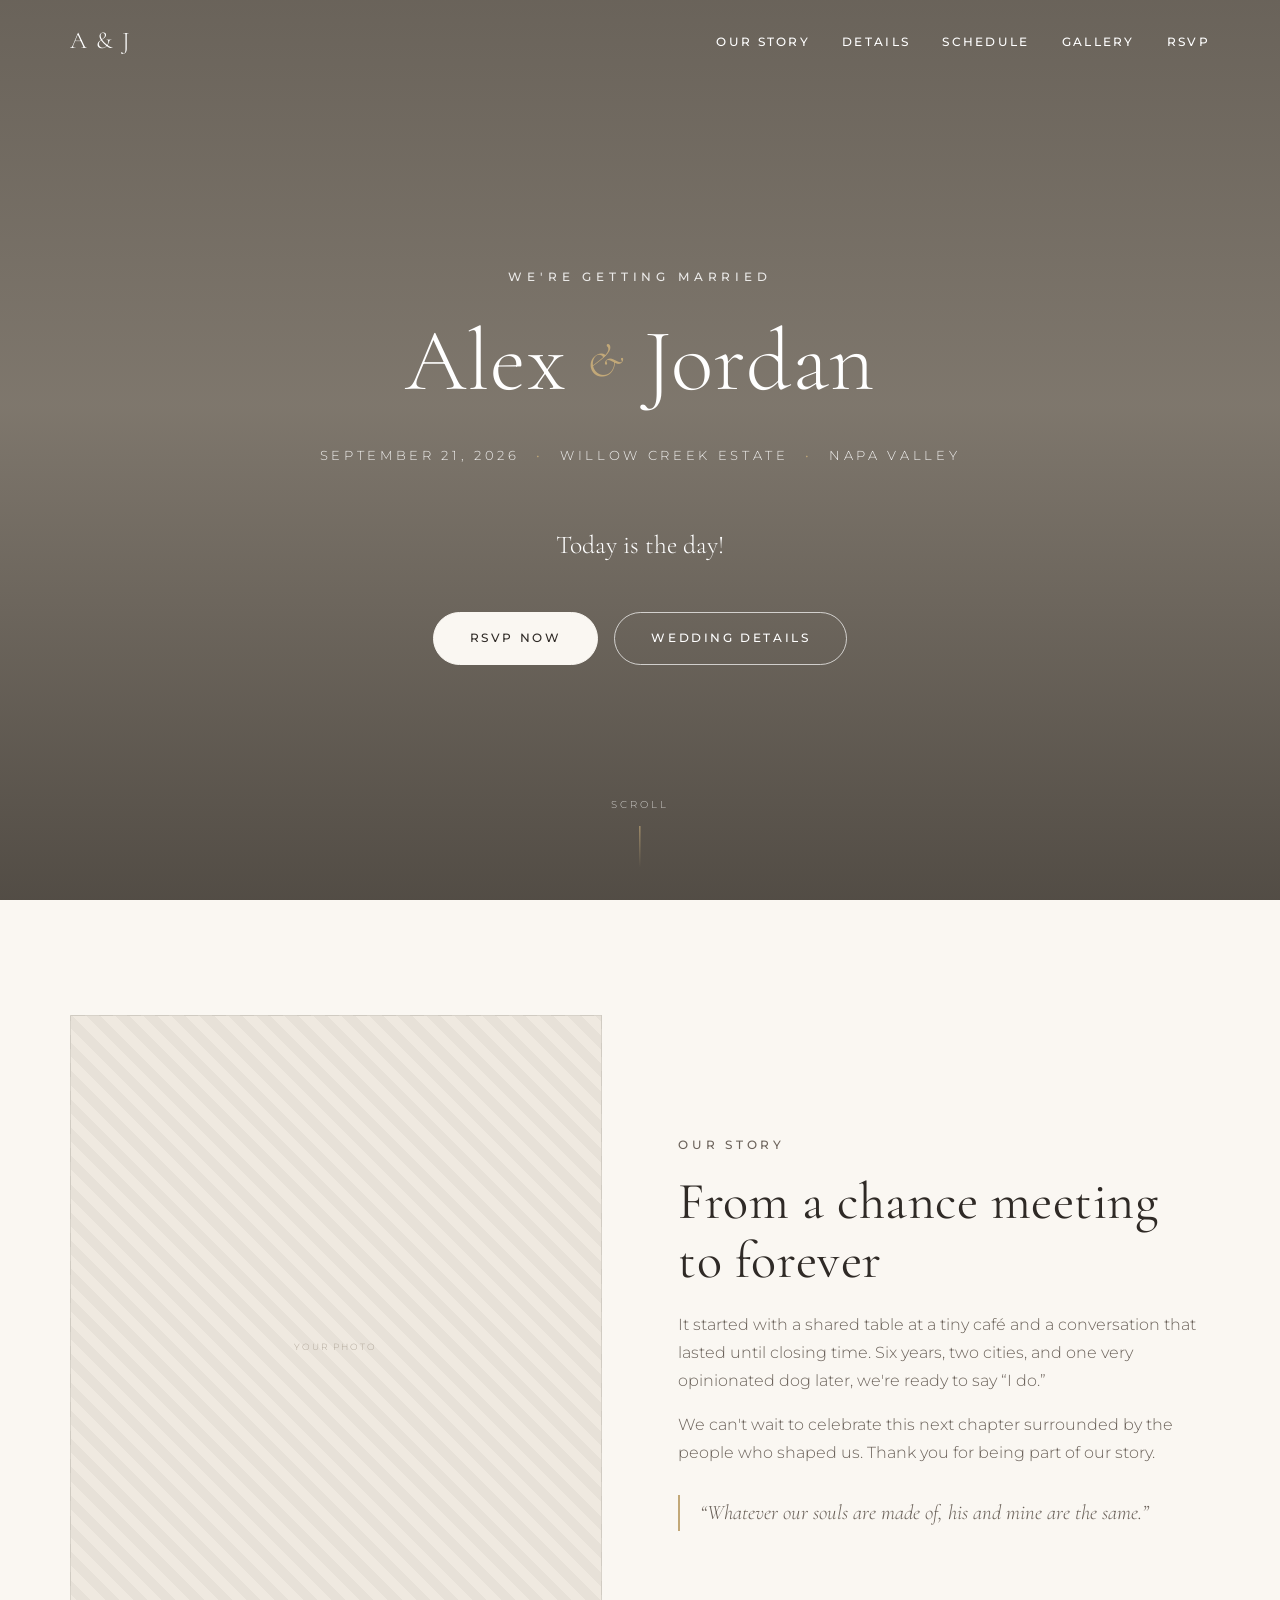
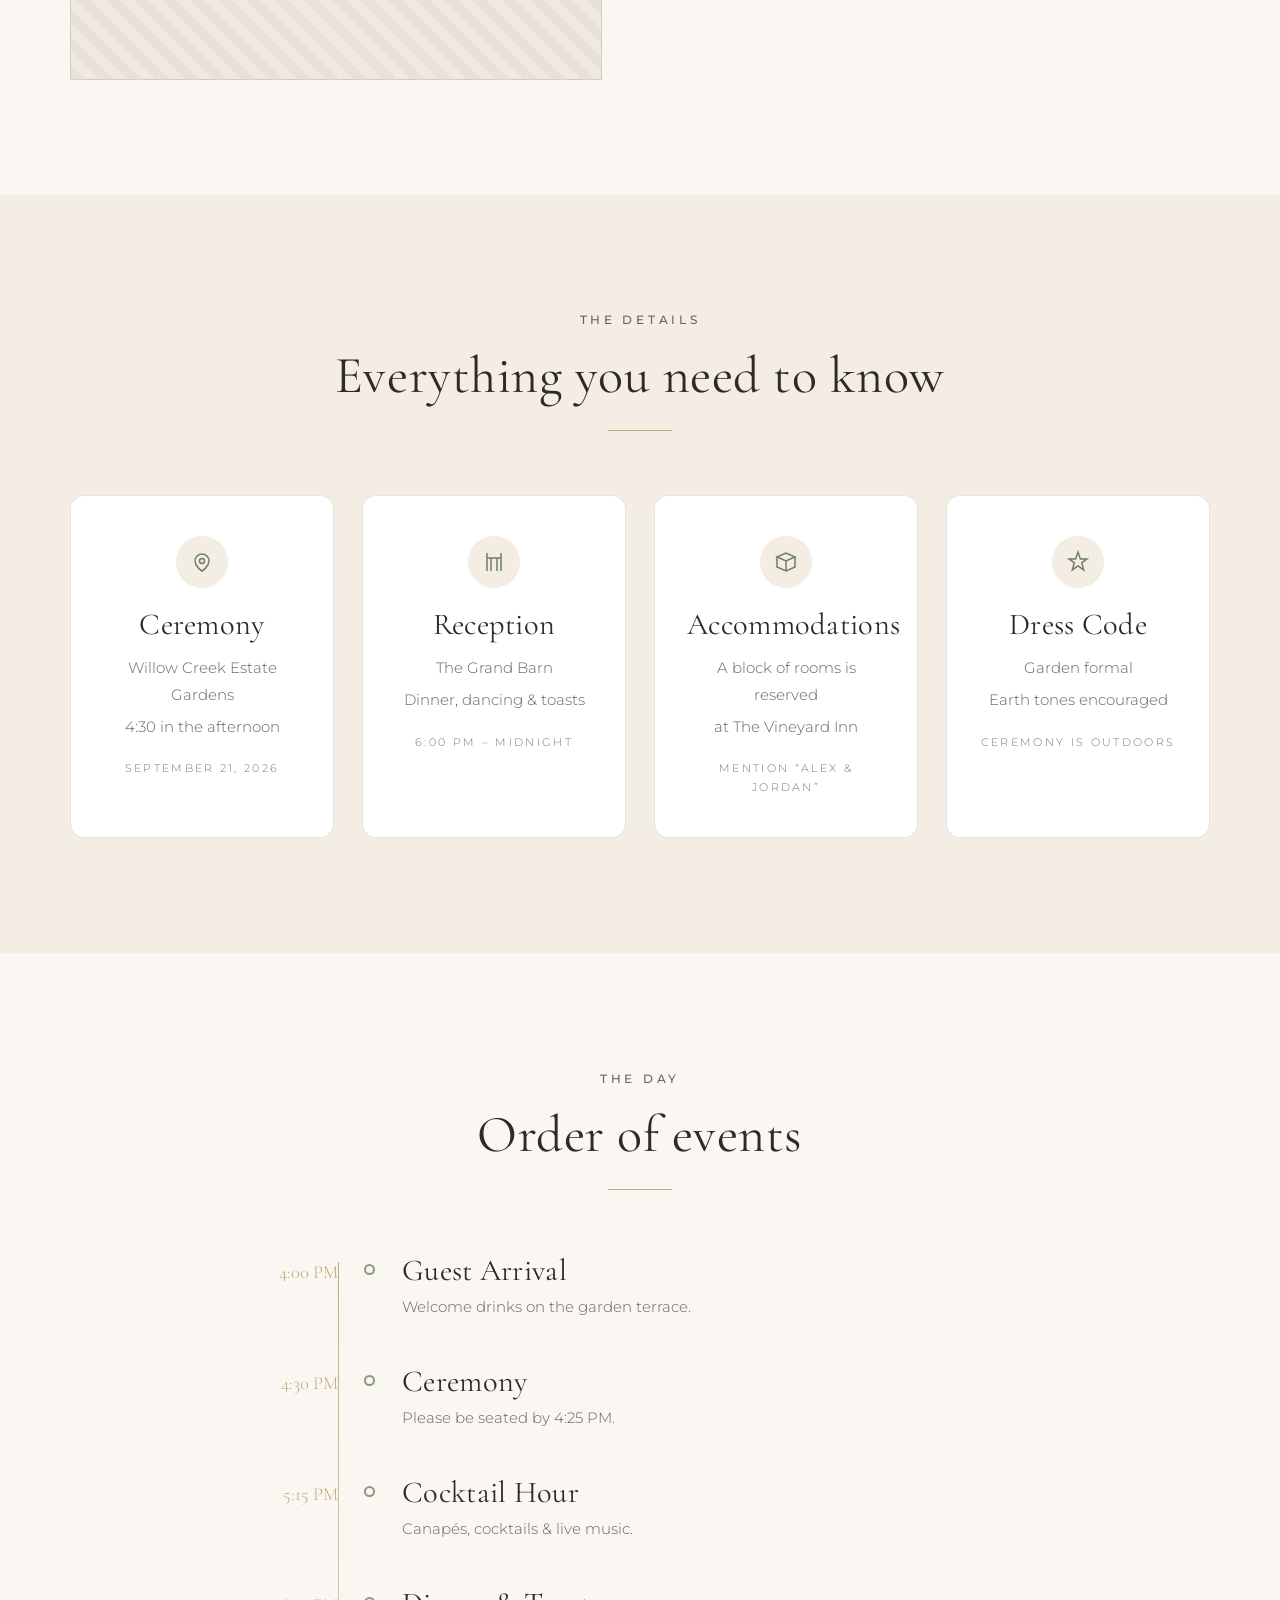
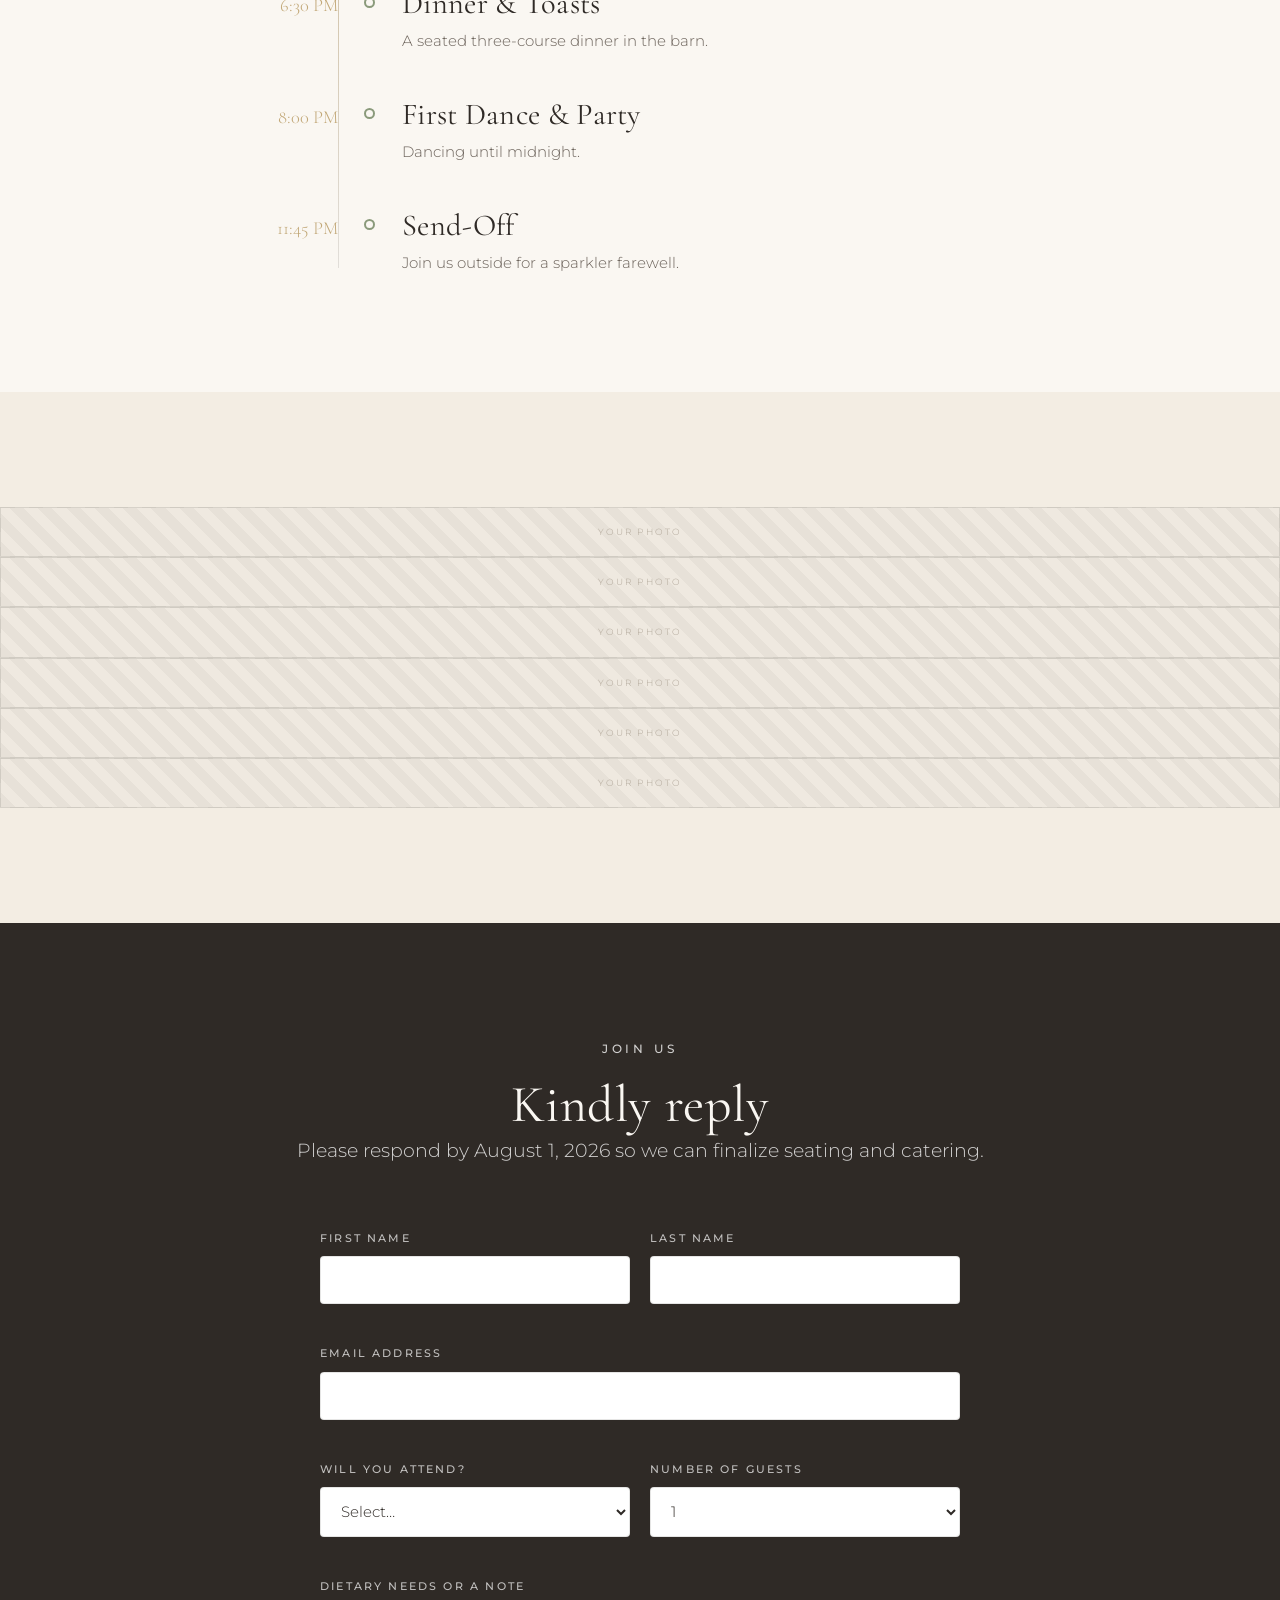
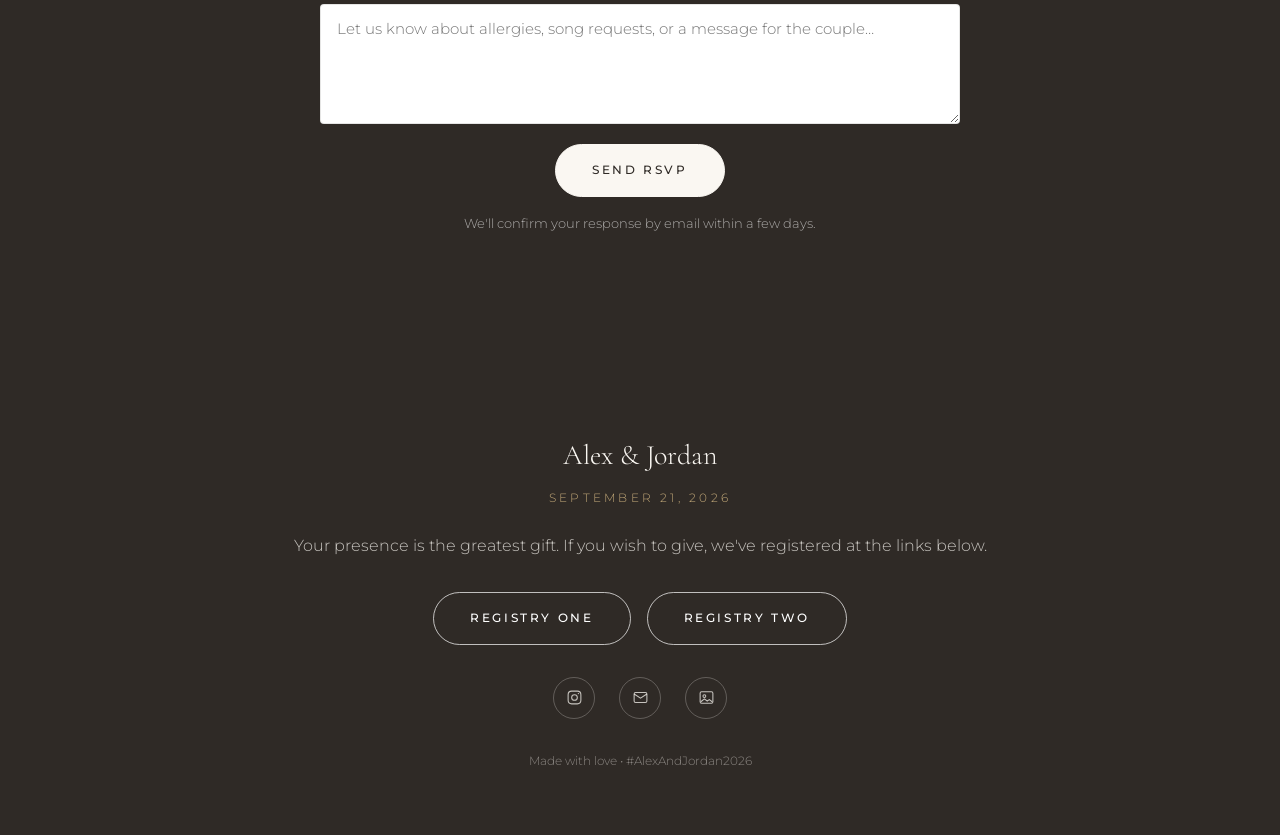
<file: index.html>
<!DOCTYPE html>
<html lang="en">
<head>
<meta charset="UTF-8" />
<meta name="viewport" content="width=device-width, initial-scale=1.0" />
<title>Wedding Website</title>
<meta name="description" content="Join us as we celebrate our wedding day." />
<link rel="preconnect" href="https://fonts.googleapis.com">
<link rel="preconnect" href="https://fonts.gstatic.com" crossorigin>
<link href="https://fonts.googleapis.com/css2?family=Cormorant+Garamond:ital,wght@0,300;0,400;0,500;0,600;1,400&family=Montserrat:wght@300;400;500;600&display=swap" rel="stylesheet"> 
<style>
/* NEW — the uploader button */
.hero-upload {
  display: inline-flex; align-items: center; gap: 0.5rem;
  margin-top: 1.5rem; padding: 0.6rem 1.25rem;
  font-size: 0.66rem; font-weight: 500; letter-spacing: 0.2em; text-transform: uppercase;
  color: rgba(255,255,255,.85);
  border: 1px solid rgba(255,255,255,.4); border-radius: 999px;
  background: rgba(0,0,0,.18); backdrop-filter: blur(6px);
  cursor: pointer; transition: background .3s var(--ease), border-color .3s var(--ease);
}
.hero-upload:hover { background: rgba(0,0,0,.35); border-color: #fff; }
.hero-upload svg { flex: none; }

/* ============================================================
   DESIGN TOKENS — colours are also overridden from config.js
   ============================================================ */
:root {
  --cream:      #faf7f2;
  --cream-deep: #f3ede3;
  --ink:        #2f2a26;
  --ink-soft:   #6b625a;
  --sage:       #8a9a7b;
  --sage-dark:  #6f8062;
  --blush:      #d9a5a0;
  --gold:       #c2a878;
  --white:      #ffffff;
  --line:       rgba(47, 42, 38, 0.12);

  --serif: "Cormorant Garamond", Georgia, "Times New Roman", serif;
  --sans:  "Montserrat", -apple-system, BlinkMacSystemFont, "Segoe UI", sans-serif;

  --max:        1140px;
  --max-narrow: 720px;
  --radius:     4px;
  --radius-lg:  14px;
  --section-y:  clamp(4rem, 9vw, 8rem);
  --ease: cubic-bezier(0.22, 0.61, 0.36, 1);
}

*, *::before, *::after { box-sizing: border-box; }
html { scroll-behavior: smooth; -webkit-text-size-adjust: 100%; }
body {
  margin: 0; font-family: var(--sans); font-weight: 300; font-size: 1rem;
  line-height: 1.75; color: var(--ink); background: var(--cream); overflow-x: hidden;
}
img { max-width: 100%; display: block; }
a { color: inherit; text-decoration: none; }
button { font: inherit; cursor: pointer; }
ul { list-style: none; margin: 0; padding: 0; }

h1, h2, h3, h4 { font-family: var(--serif); font-weight: 400; line-height: 1.15; margin: 0; letter-spacing: 0.01em; }
h1 { font-size: clamp(2.75rem, 8vw, 5.5rem); }
h2 { font-size: clamp(2rem, 5vw, 3.25rem); }
h3 { font-size: clamp(1.35rem, 3vw, 1.9rem); }
p  { margin: 0 0 1rem; }
::selection { background: var(--sage); color: var(--white); }

/* Utilities */
.container { width: min(100% - 3rem, var(--max)); margin-inline: auto; }
.container--narrow { width: min(100% - 3rem, var(--max-narrow)); margin-inline: auto; }
.section { padding-block: var(--section-y); position: relative; }
.section--cream { background: var(--cream); }
.section--deep  { background: var(--cream-deep); }
.section--ink   { background: var(--ink); color: var(--cream); }
.eyebrow {
  font-family: var(--sans); font-size: 0.72rem; font-weight: 500;
  letter-spacing: 0.32em; text-transform: uppercase; color: var(--sage-dark); margin: 0 0 1rem;
}
.section--ink .eyebrow { color: var(--gold); }
.section-head { text-align: center; margin-bottom: clamp(2.5rem, 5vw, 4rem); }
.section-head p { max-width: 52ch; margin-inline: auto; color: var(--ink-soft); }
.section--ink .section-head p { color: rgba(255,255,255,0.78); }
.rule { width: 64px; height: 1px; margin: 1.5rem auto 0; background: var(--gold); border: 0; }

/* RSVP intro — kept on one line on wider screens */
.section-head p.rsvp-intro { font-size: 1.2rem; line-height: 1.6; max-width: none; }
@media (min-width: 700px) { .section-head p.rsvp-intro { white-space: nowrap; } }

/* Buttons */
.btn {
  display: inline-flex; align-items: center; justify-content: center; gap: 0.5rem;
  padding: 0.95rem 2.25rem; font-family: var(--sans); font-size: 0.74rem; font-weight: 500;
  letter-spacing: 0.22em; text-transform: uppercase; border: 1px solid var(--ink);
  border-radius: 999px; background: var(--ink); color: var(--cream);
  transition: background .35s var(--ease), color .35s var(--ease), transform .35s var(--ease), border-color .35s var(--ease);
}
.btn:hover { background: transparent; color: var(--ink); transform: translateY(-2px); }
.btn--light { background: var(--cream); border-color: var(--cream); color: var(--ink); }
.btn--light:hover { background: transparent; color: var(--cream); }
.btn--light-ghost { background: transparent; border-color: rgba(255,255,255,.7); color: var(--white); }
.btn--light-ghost:hover { background: var(--cream); color: var(--ink); border-color: var(--cream); }

/* Placeholder squares */
.placeholder {
  width: 100%; height: 100%;
  background: repeating-linear-gradient(45deg, #e7e1d8 0, #e7e1d8 10px, #efe9e0 10px, #efe9e0 20px);
  border: 1px solid var(--line); display: grid; place-items: center;
  color: #b0a698; font-size: 0.58rem; letter-spacing: 0.22em;
  text-transform: uppercase; text-align: center; padding: 1rem;
}
.story__media .placeholder { aspect-ratio: 4/5; }

/* Navigation */
.nav {
  position: fixed; inset: 0 0 auto 0; z-index: 100; padding: 1.25rem 0;
  transition: background .4s var(--ease), padding .4s var(--ease), box-shadow .4s var(--ease);
}
.nav__inner { display: flex; align-items: center; justify-content: space-between; gap: 1rem; }
.nav__brand { font-family: var(--serif); font-size: 1.5rem; letter-spacing: 0.06em; color: var(--white); transition: color .4s var(--ease); }
.nav__links { display: flex; gap: 2rem; }
.nav__links a {
  font-size: 0.72rem; font-weight: 500; letter-spacing: 0.2em; text-transform: uppercase;
  color: var(--white); position: relative; padding-bottom: 4px; transition: color .4s var(--ease);
}
.nav__links a::after { content: ""; position: absolute; left: 0; bottom: 0; width: 0; height: 1px; background: currentColor; transition: width .35s var(--ease); }
.nav__links a:hover::after { width: 100%; }
.nav.is-scrolled { background: rgba(250, 247, 242, 0.94); backdrop-filter: blur(10px); padding: 0.85rem 0; box-shadow: 0 1px 0 var(--line); }
.nav.is-scrolled .nav__brand,
.nav.is-scrolled .nav__links a { color: var(--ink); }
.nav__toggle { display: none; background: none; border: 0; padding: 0.5rem; flex-direction: column; gap: 5px; }
.nav__toggle span { width: 26px; height: 1.5px; background: var(--white); display: block; transition: background .4s var(--ease), transform .3s var(--ease), opacity .3s var(--ease); }
.nav.is-scrolled .nav__toggle span { background: var(--ink); }

/* Hero */
.hero { position: relative; min-height: 100svh; display: grid; place-items: center; text-align: center; color: var(--white); overflow: hidden; padding: 7rem 1.5rem 5rem; }
.hero__bg { position: absolute; inset: 0; z-index: -2; background-color: #a89f92; transform: scale(1.04); animation: heroZoom 18s var(--ease) forwards; }
@keyframes heroZoom { to { transform: scale(1); } }
.hero__inner { max-width: 860px; }
.hero__eyebrow { font-size: 0.72rem; font-weight: 500; letter-spacing: 0.42em; text-transform: uppercase; color: rgba(255,255,255,.85); margin-bottom: 1.5rem; }
.hero__names { font-family: var(--serif); font-weight: 300; display: flex; flex-wrap: wrap; align-items: center; justify-content: center; gap: 0.4rem 1.25rem; }
.hero__names .amp { font-style: italic; color: var(--gold); font-size: 0.55em; line-height: 1; }
.hero__meta { margin-top: 2rem; font-size: 0.82rem; letter-spacing: 0.28em; text-transform: uppercase; color: rgba(255,255,255,.9); }
.hero__meta .dot { color: var(--gold); margin: 0 0.6rem; }
.hero__cta { margin-top: 2.75rem; display: flex; gap: 1rem; justify-content: center; flex-wrap: wrap; }
.countdown { display: flex; justify-content: center; gap: clamp(1.25rem, 5vw, 3rem); margin-top: 3.5rem; }
.countdown__unit { text-align: center; min-width: 58px; }
.countdown__num { font-family: var(--serif); font-size: clamp(1.9rem, 5vw, 3rem); line-height: 1; display: block; }
.countdown__label { font-size: 0.6rem; letter-spacing: 0.24em; text-transform: uppercase; color: rgba(255,255,255,.7); margin-top: 0.5rem; display: block; }
.scroll-hint { position: absolute; bottom: 2rem; left: 50%; transform: translateX(-50%); font-size: 0.6rem; letter-spacing: 0.3em; text-transform: uppercase; color: rgba(255,255,255,.7); }
.scroll-hint::after { content: ""; display: block; width: 1px; height: 42px; margin: 0.75rem auto 0; background: linear-gradient(var(--gold), transparent); animation: hintPulse 2.2s ease-in-out infinite; }
@keyframes hintPulse { 0%,100% { opacity: .3; } 50% { opacity: 1; } }

/* Story */
.story { display: grid; grid-template-columns: 1fr 1fr; gap: clamp(2rem, 6vw, 5rem); align-items: center; }
.story__media { position: relative; }
.story__media img { border-radius: var(--radius-lg); aspect-ratio: 4/5; object-fit: cover; width: 100%; }
.story__media::before { content: ""; position: absolute; inset: 18px -18px -18px 18px; border: 1px solid var(--gold); border-radius: var(--radius-lg); z-index: -1; }
.story__body h2 { margin-bottom: 1.25rem; }
.story__body p { color: var(--ink-soft); }
.story__quote { font-family: var(--serif); font-style: italic; font-size: 1.3rem; color: var(--sage-dark); border-left: 2px solid var(--gold); padding-left: 1.25rem; margin: 1.75rem 0; }

/* Cards */
.cards { display: grid; grid-template-columns: repeat(auto-fit, minmax(260px, 1fr)); gap: 1.75rem; }
.card { background: var(--white); border: 1px solid var(--line); border-radius: var(--radius-lg); padding: 2.5rem 2rem; text-align: center; transition: transform .4s var(--ease), box-shadow .4s var(--ease), border-color .4s var(--ease); }
.card:hover { transform: translateY(-6px); box-shadow: 0 22px 45px -28px rgba(47,42,38,.45); border-color: transparent; }
.card__icon { width: 52px; height: 52px; margin: 0 auto 1.25rem; display: grid; place-items: center; border-radius: 50%; background: var(--cream-deep); color: var(--sage-dark); }
.card__icon svg { width: 24px; height: 24px; }
.card h3 { margin-bottom: 0.75rem; }
.card p { color: var(--ink-soft); font-size: 0.95rem; margin-bottom: 0.35rem; }
.card__label { font-size: 0.66rem; letter-spacing: 0.22em; text-transform: uppercase; color: var(--sage-dark); display: block; margin-top: 1.25rem; }

/* Timeline */
.timeline { max-width: 760px; margin-inline: auto; position: relative; }
.timeline::before { content: ""; position: absolute; left: 78px; top: 8px; bottom: 8px; width: 1px; background: linear-gradient(var(--gold), var(--line)); }
.timeline__item { display: grid; grid-template-columns: 78px 1fr; gap: 2rem; padding-bottom: 2.75rem; position: relative; }
.timeline__item:last-child { padding-bottom: 0; }
.timeline__time { font-family: var(--serif); font-size: 1.15rem; text-align: right; color: var(--gold); padding-top: 0.15rem; }
.timeline__body { position: relative; padding-left: 2rem; }
.timeline__body::before { content: ""; position: absolute; left: -6px; top: 10px; width: 11px; height: 11px; border-radius: 50%; background: var(--cream); border: 2px solid var(--sage); }
.timeline__body h3 { margin-bottom: 0.35rem; }
.timeline__body p { color: var(--ink-soft); font-size: 0.95rem; margin: 0; }

/* Gallery */
.gallery { display: grid; gap: 0.85rem; grid-template-columns: repeat(4, 1fr); grid-auto-rows: 190px; }
.gallery a { overflow: hidden; border-radius: var(--radius); display: block; position: relative; height: 100%; }
.gallery img { width: 100%; height: 100%; object-fit: cover; transition: transform .8s var(--ease), filter .8s var(--ease); }
.gallery a:hover img { transform: scale(1.07); filter: brightness(1.06); }
.gallery .g-tall { grid-row: span 2; }
.gallery .g-wide { grid-column: span 2; }

/* RSVP */
.rsvp { max-width: 640px; margin-inline: auto; }
.form-grid { display: grid; grid-template-columns: 1fr 1fr; gap: 1.25rem; }
.field { display: flex; flex-direction: column; gap: 0.5rem; margin-bottom: 1.25rem; }
.field--full { grid-column: 1 / -1; }
.field label { font-size: 0.68rem; font-weight: 500; letter-spacing: 0.2em; text-transform: uppercase; color: var(--ink-soft); }
.section--ink .field label { color: rgba(255,255,255,.7); }
.field input, .field select, .field textarea {
  font-family: var(--sans); font-size: 0.95rem; font-weight: 300; padding: 0.85rem 1rem;
  border: 1px solid var(--line); border-radius: var(--radius); background: var(--white); color: var(--ink); width: 100%;
  transition: border-color .3s var(--ease), box-shadow .3s var(--ease);
}
.field textarea { resize: vertical; min-height: 120px; }
.field input:focus, .field select:focus, .field textarea:focus { outline: none; border-color: var(--sage); box-shadow: 0 0 0 3px rgba(138,154,123,.18); }
.form-note { font-size: 0.8rem; color: var(--ink-soft); margin-top: 1rem; text-align: center; }
.section--ink .form-note { color: rgba(255,255,255,.6); }
.form-success { display: none; text-align: center; padding: 3rem 1rem; }
.form-success.is-visible { display: block; animation: fadeUp .6s var(--ease) both; }
.form-success h3 { color: var(--gold); margin-bottom: 0.75rem; }

/* Footer */
.registry-links { display: flex; gap: 1rem; justify-content: center; flex-wrap: wrap; margin-top: 2rem; }
.footer { background: var(--ink); color: rgba(250,247,242,.75); text-align: center; padding: 4rem 1.5rem 3rem; }
.footer__names { font-family: var(--serif); font-size: 1.75rem; color: var(--cream); margin-bottom: 0.5rem; }
.footer__date { font-size: 0.72rem; letter-spacing: 0.28em; text-transform: uppercase; color: var(--gold); }
.footer__social { display: flex; gap: 1.5rem; justify-content: center; margin: 2rem 0; }
.footer__social a { width: 42px; height: 42px; display: grid; place-items: center; border: 1px solid rgba(250,247,242,.25); border-radius: 50%; transition: background .35s var(--ease), border-color .35s var(--ease), color .35s var(--ease); }
.footer__social a:hover { background: var(--gold); border-color: var(--gold); color: var(--ink); }
.footer__social svg { width: 17px; height: 17px; }
.footer__copy { font-size: 0.72rem; color: rgba(250,247,242,.45); margin-top: 1.5rem; }

/* Reveal */
.reveal { opacity: 0; transform: translateY(28px); transition: opacity .9s var(--ease), transform .9s var(--ease); }
.reveal.is-in { opacity: 1; transform: none; }
@keyframes fadeUp { from { opacity: 0; transform: translateY(20px); } to { opacity: 1; transform: none; } }

/* Responsive */
@media (max-width: 900px) {
  .story { grid-template-columns: 1fr; }
  .story__media { max-width: 460px; margin-inline: auto; }
  .gallery { grid-template-columns: repeat(2, 1fr); grid-auto-rows: 160px; }
  .gallery .g-wide { grid-column: span 2; }
}
@media (max-width: 720px) {
  .nav__toggle { display: flex; }
  .nav__links { position: fixed; inset: 0; flex-direction: column; justify-content: center; align-items: center; gap: 1.75rem; background: var(--cream); transform: translateY(-100%); transition: transform .5s var(--ease); z-index: -1; }
  .nav__links.is-open { transform: translateY(0); }
  .nav__links a { color: var(--ink); font-size: 0.85rem; }
  .nav.is-scrolled .nav__toggle span, .nav__toggle.is-open span { background: var(--ink); }
  .nav__toggle.is-open span:nth-child(1) { transform: translateY(6.5px) rotate(45deg); }
  .nav__toggle.is-open span:nth-child(2) { opacity: 0; }
  .nav__toggle.is-open span:nth-child(3) { transform: translateY(-6.5px) rotate(-45deg); }
  .form-grid { grid-template-columns: 1fr; }
  .timeline::before { left: 12px; }
  .timeline__item { grid-template-columns: 1fr; gap: 0.35rem; padding-left: 2.5rem; }
  .timeline__time { text-align: left; padding-top: 0; }
  .timeline__body { padding-left: 0; }
  .timeline__body::before { left: -2.35rem; }
}
@media (prefers-reduced-motion: reduce) {
  *, *::before, *::after { animation: none !important; transition: none !important; }
  html { scroll-behavior: auto; }
  .reveal { opacity: 1; transform: none; }
}
</style>
</head>
<body>

<!-- ============ NAV ============ -->
<header class="nav" id="nav">
  <div class="container nav__inner">
    <a href="#top" class="nav__brand" id="brandName">A &amp; J</a>
    <nav>
      <ul class="nav__links" id="navLinks">
        <li><a href="#story">Our Story</a></li>
        <li><a href="#details">Details</a></li>
        <li><a href="#schedule">Schedule</a></li>
        <li><a href="#gallery">Gallery</a></li>
        <li><a href="#rsvp">RSVP</a></li>
      </ul>
    </nav>
    <button class="nav__toggle" id="navToggle" aria-label="Toggle menu" aria-expanded="false">
      <span></span><span></span><span></span>
    </button>
  </div>
</header>

<!-- ============ HERO ============ -->
<section class="hero" id="top">
  <div class="hero__bg" id="heroBg"></div>
  <div class="hero__inner">
    <p class="hero__eyebrow" id="heroEyebrow"></p>
    <h1 class="hero__names" id="heroNames"></h1>
    <p class="hero__meta" id="heroMeta"></p>
    <div class="countdown" id="countdown" aria-label="Countdown to wedding day">
      <div class="countdown__unit"><span class="countdown__num" data-unit="days">--</span><span class="countdown__label">Days</span></div>
      <div class="countdown__unit"><span class="countdown__num" data-unit="hours">--</span><span class="countdown__label">Hours</span></div>
      <div class="countdown__unit"><span class="countdown__num" data-unit="minutes">--</span><span class="countdown__label">Minutes</span></div>
      <div class="countdown__unit"><span class="countdown__num" data-unit="seconds">--</span><span class="countdown__label">Seconds</span></div>
    </div>
    <div class="hero__cta" id="heroCta">
            <div class="hero__cta">
        <a href="#rsvp" class="btn btn--light">RSVP Now</a>
        <a href="#details" class="btn btn--light-ghost">Wedding Details</a>
      </div>

      <label class="hero-upload">
        <input type="file" id="bgUpload" accept="image/*" hidden />
        <svg viewBox="0 0 24 24" fill="none" stroke="currentColor" stroke-width="1.6" width="15" height="15">
          <path d="M12 16V4m0 0L8 8m4-4l4 4"/>
          <path d="M4 16v2a2 2 0 0 0 2 2h12a2 2 0 0 0 2-2v-2"/>
        </svg>
        Change background
      </label>
    </div>   <!-- closes .hero__inner -->
  </div>     <!-- closes .container if present -->
  <div class="scroll-hint">Scroll</div>
</section>

<!-- ============ STORY ============ -->
<section class="section section--cream" id="story">
  <div class="container">
    <div class="story">
      <div class="story__media reveal" id="storyMedia"></div>
      <div class="story__body reveal">
        <p class="eyebrow" id="storyEyebrow"></p>
        <h2 id="storyHeading"></h2>
        <div id="storyBody"></div>
        <p class="story__quote" id="storyQuote"></p>
      </div>
    </div>
  </div>
</section>

<!-- ============ DETAILS ============ -->
<section class="section section--deep" id="details">
  <div class="container">
    <div class="section-head reveal">
      <p class="eyebrow" id="detailsEyebrow"></p>
      <h2 id="detailsHeading"></h2>
      <hr class="rule" />
    </div>
    <div class="cards" id="detailsCards"></div>
  </div>
</section>

<!-- ============ SCHEDULE ============ -->
<section class="section section--cream" id="schedule">
  <div class="container">
    <div class="section-head reveal">
      <p class="eyebrow" id="scheduleEyebrow"></p>
      <h2 id="scheduleHeading"></h2>
      <hr class="rule" />
    </div>
    <div class="timeline" id="timeline"></div>
  </div>
</section>

<!-- ============ GALLERY ============ -->
<section class="section section--deep" id="gallery">
  <div class="container">
    <div class="section-head reveal">
      <p class="eyebrow" id="galleryEyebrow"></p>
      <h2 id="galleryHeading"></h2>
      <hr class="rule" />
    </div>
    <div class="gallery reveal" id="gallery"></div>
  </div>
</section>

<!-- ============ RSVP ============ -->
<section class="section section--ink" id="rsvp">
  <div class="container">
    <div class="section-head reveal">
      <p class="eyebrow" id="rsvpEyebrow"></p>
      <h2 id="rsvpHeading"></h2>
      <p class="rsvp-intro" id="rsvpIntro"></p>
    </div>

    <form class="rsvp" id="rsvpForm" novalidate>
      <div class="form-grid">
        <div class="field">
          <label for="fname">First Name</label>
          <input type="text" id="fname" name="fname" required autocomplete="given-name" />
        </div>
        <div class="field">
          <label for="lname">Last Name</label>
          <input type="text" id="lname" name="lname" required autocomplete="family-name" />
        </div>
        <div class="field field--full">
          <label for="email">Email Address</label>
          <input type="email" id="email" name="email" required autocomplete="email" />
        </div>
        <div class="field">
          <label for="attending">Will you attend?</label>
          <select id="attending" name="attending" required>
            <option value="">Select&hellip;</option>
            <option value="yes">Joyfully accepts</option>
            <option value="no">Regretfully declines</option>
          </select>
        </div>
        <div class="field">
          <label for="guests">Number of Guests</label>
          <select id="guests" name="guests">
            <option value="1">1</option>
            <option value="2">2</option>
            <option value="3">3</option>
            <option value="4">4</option>
          </select>
        </div>
        <div class="field field--full">
          <label for="message">Dietary Needs or a Note</label>
          <textarea id="message" name="message" placeholder="Let us know about allergies, song requests, or a message for the couple&hellip;"></textarea>
        </div>
      </div>
      <div style="text-align:center">
        <button type="submit" class="btn btn--light">Send RSVP</button>
      </div>
      <p class="form-note" id="rsvpNote"></p>
    </form>

    <div class="form-success" id="formSuccess" role="status" aria-live="polite">
      <h3 id="successHeading"></h3>
      <p id="successText"></p>
    </div>
  </div>
</section>

<!-- ============ FOOTER ============ -->
<footer class="footer" id="registry">
  <div class="container--narrow">
    <p class="footer__names" id="footerNames"></p>
    <p class="footer__date" id="footerDate"></p>
    <p style="margin-top:1.5rem" id="registryNote"></p>
    <div class="registry-links" id="registryLinks"></div>
    <div class="footer__social" id="footerSocial"></div>
    <p class="footer__copy" id="footerCopy"></p>
  </div>
</footer>

<script src="config.js"></script>
<script src="main.js"></script>
</body>
</html>
</file>
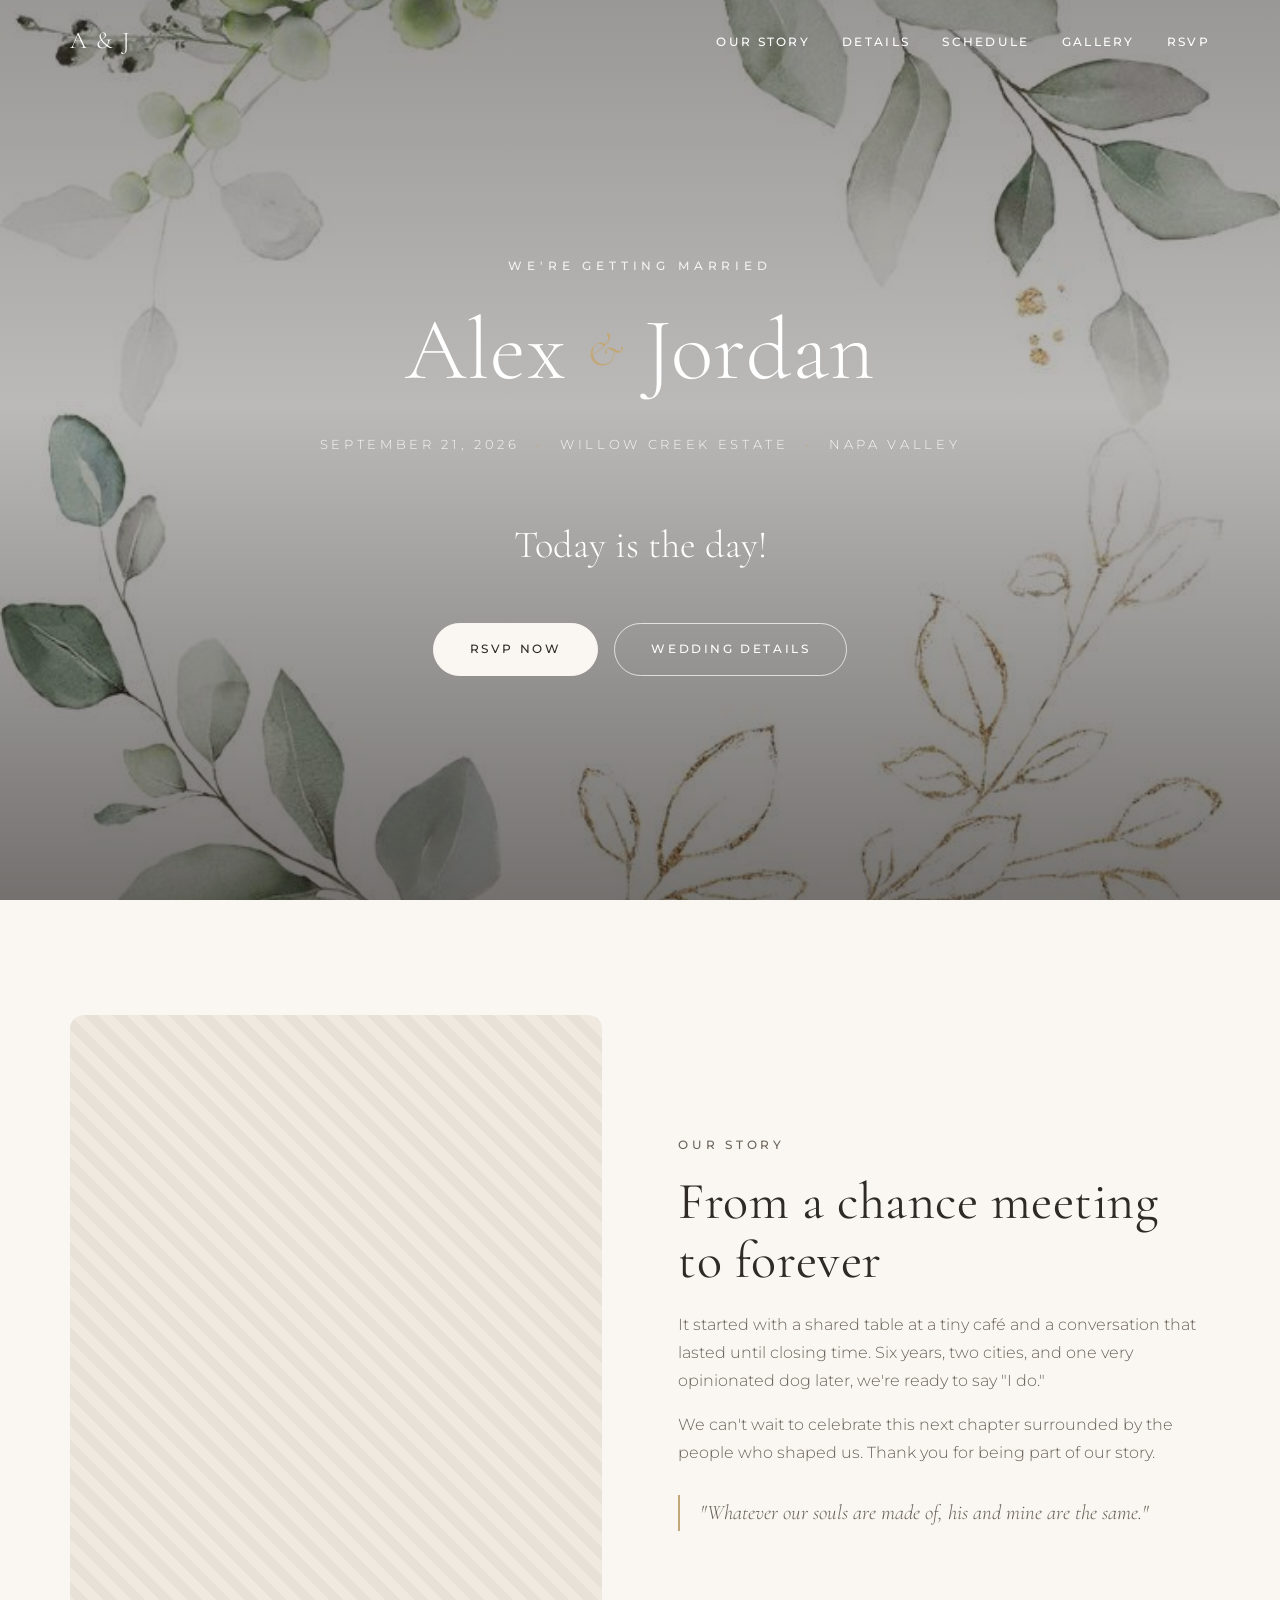
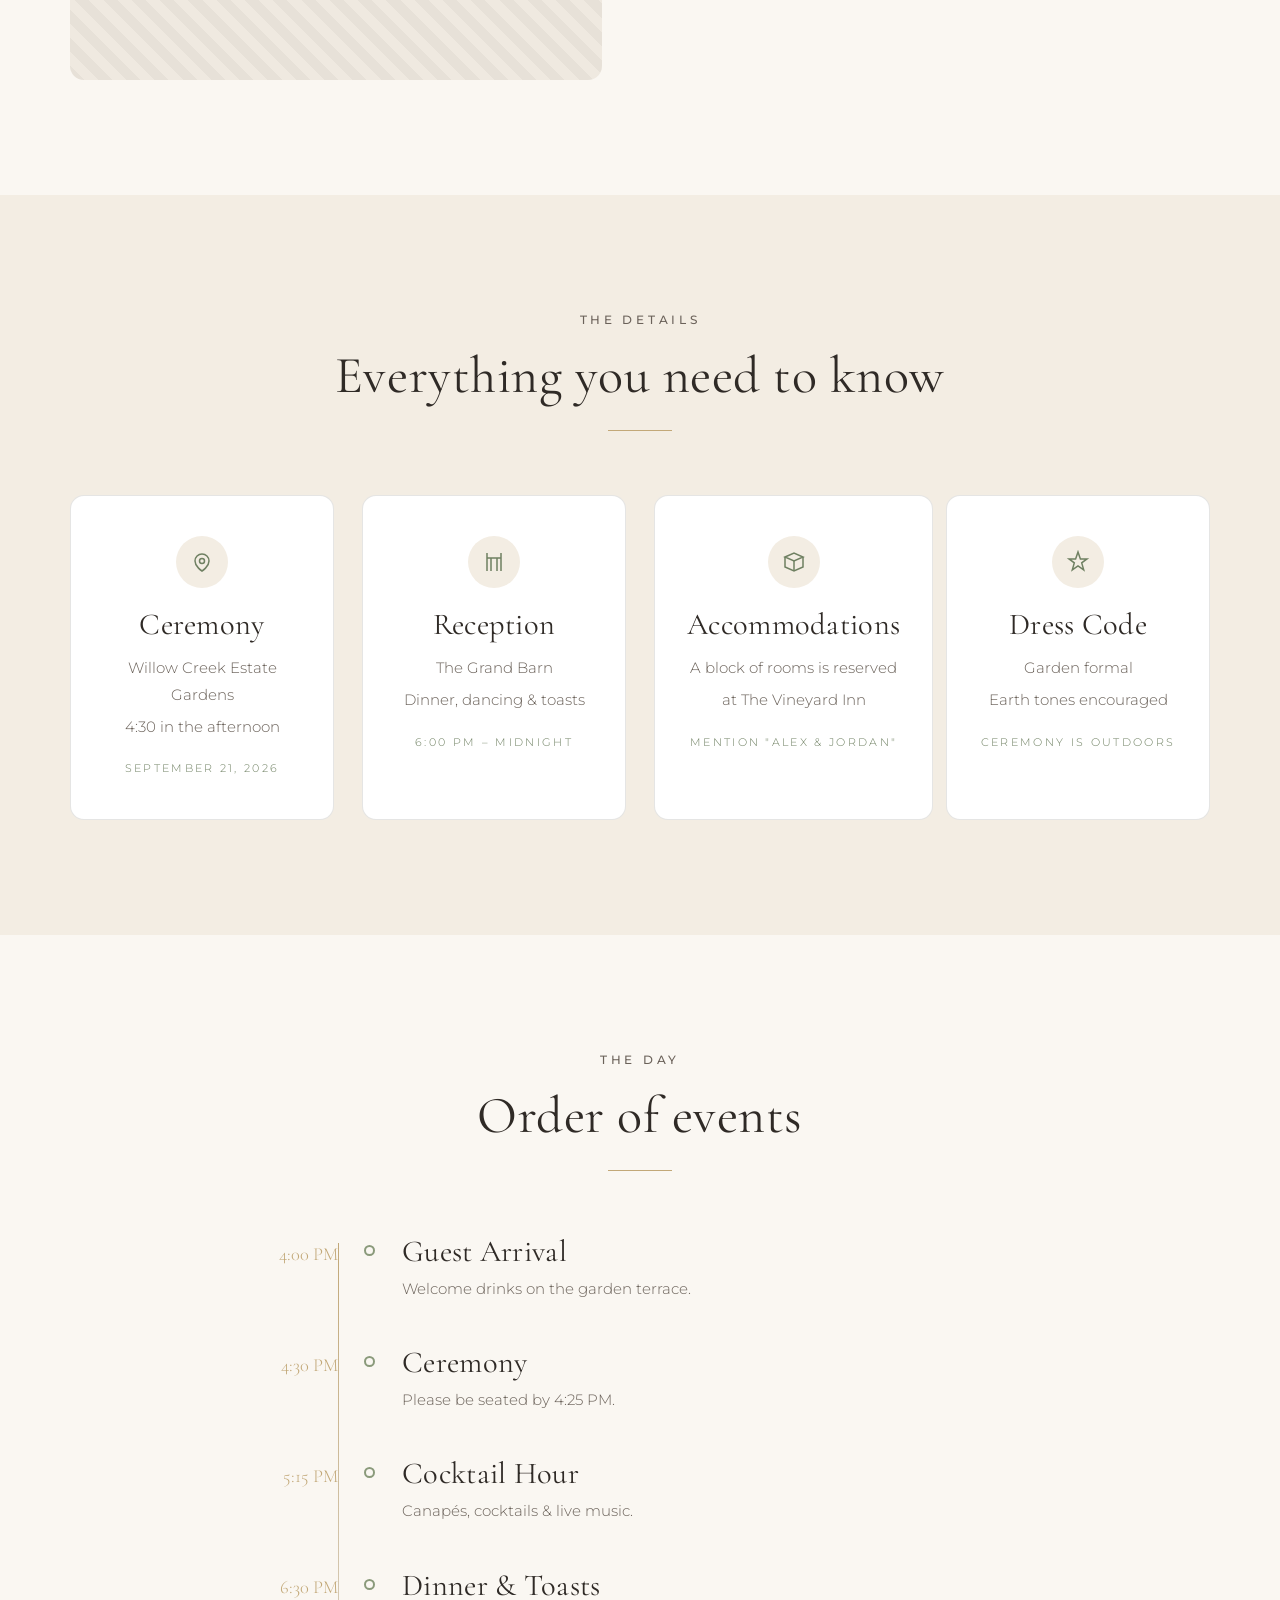
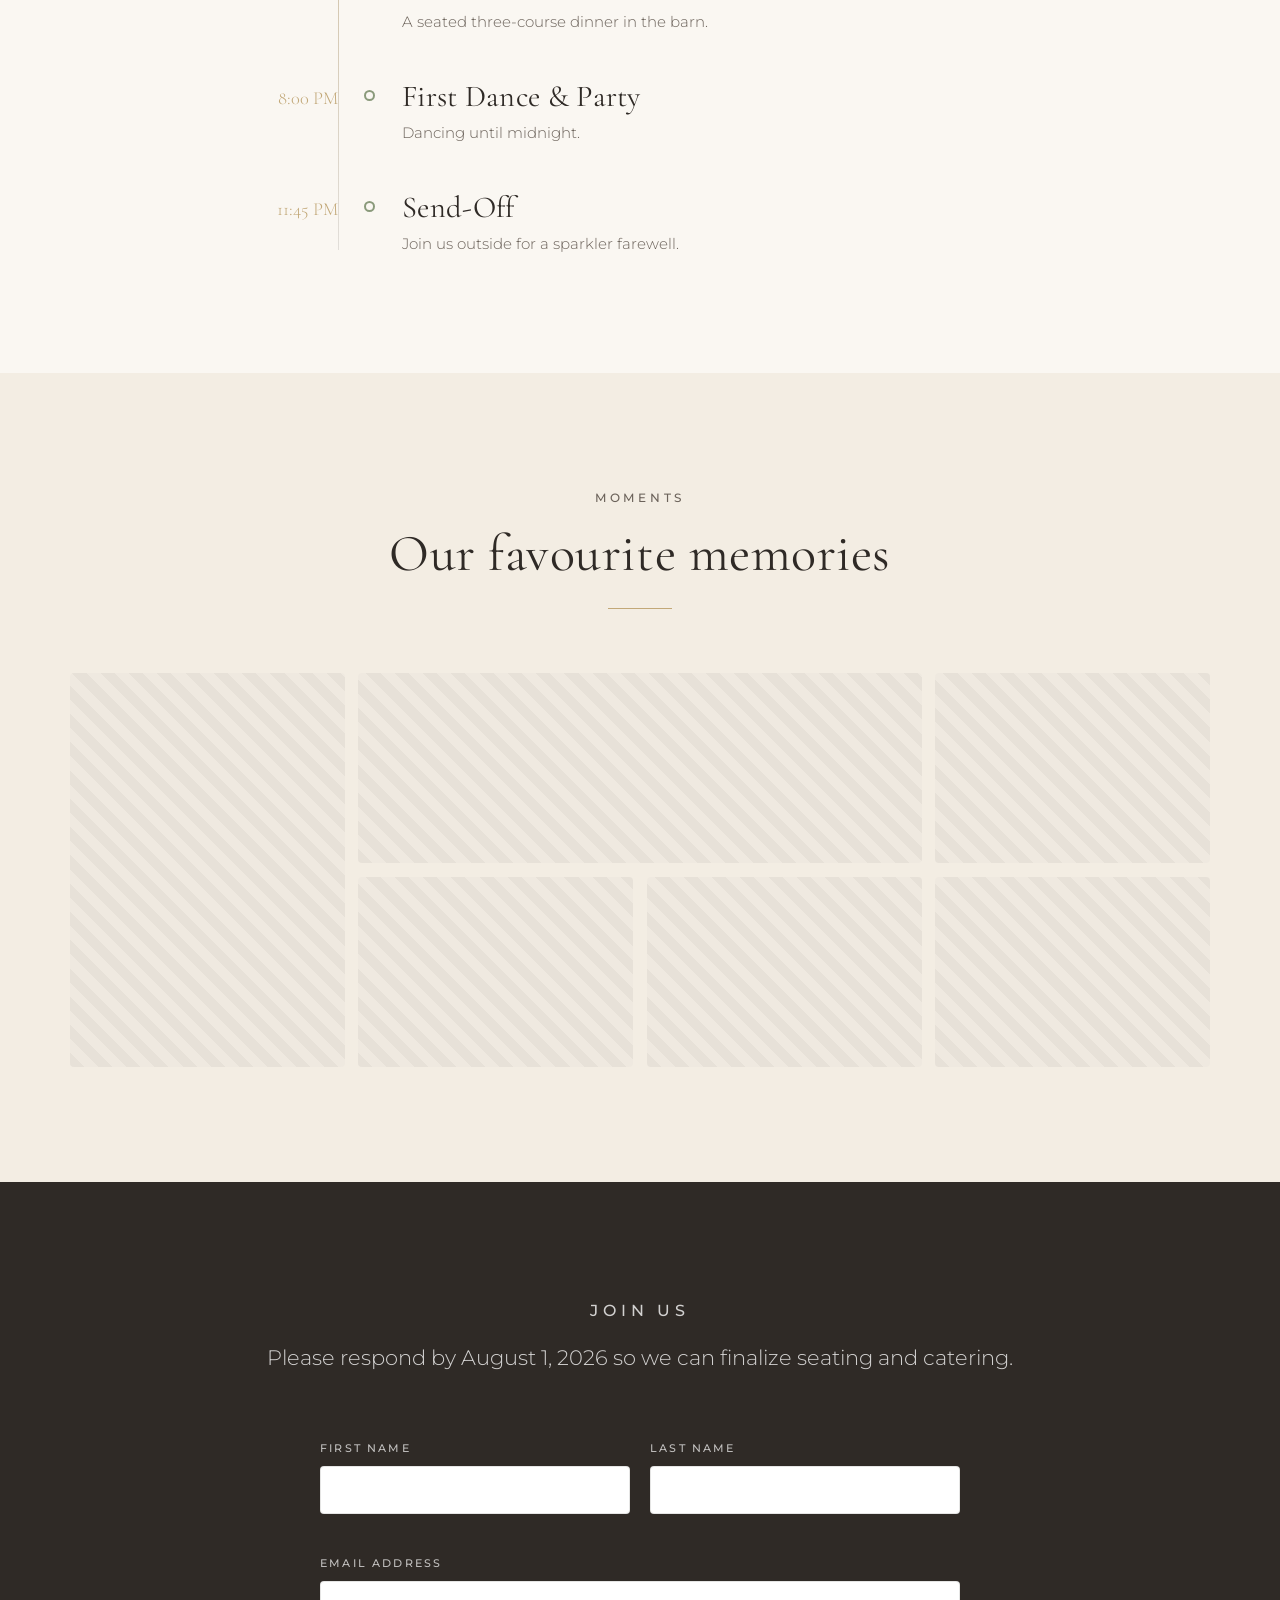
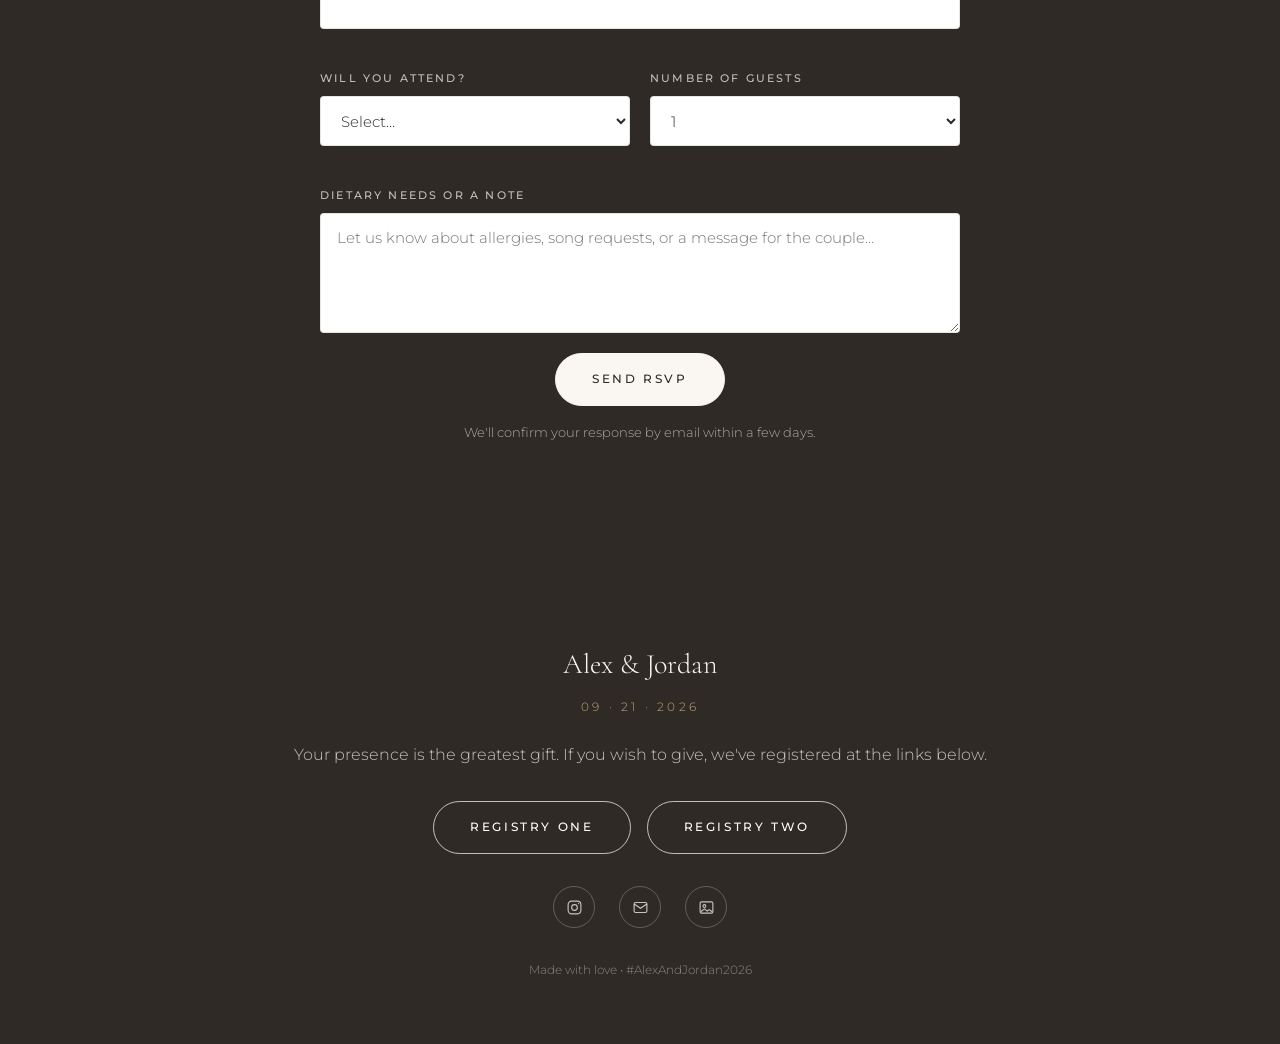
<file: wedding-site (2).html>
<!DOCTYPE html>
<html lang="en" style="--cream: #faf7f2; --cream-deep: #f3ede3; --ink: #2f2a26; --ink-soft: #6b625a; --sage: #8a9a7b; --sage-dark: #6f8062; --gold: #c2a878; --blush: #d9a5a0;"><head>
<meta charset="UTF-8">
<meta name="viewport" content="width=device-width, initial-scale=1.0">
<title>Wedding Website</title>
<meta name="description" content="Join us as we celebrate our wedding day.">
<link rel="preconnect" href="https://fonts.googleapis.com">
<link rel="preconnect" href="https://fonts.gstatic.com" crossorigin="">
<link href="https://fonts.googleapis.com/css2?family=Cormorant+Garamond:ital,wght@0,300;0,400;0,500;0,600;1,400&amp;family=Montserrat:wght@300;400;500;600&amp;display=swap" rel="stylesheet">
<style>
:root {
  --cream: #faf7f2; --cream-deep: #f3ede3; --ink: #2f2a26; --ink-soft: #6b625a;
  --sage: #8a9a7b; --sage-dark: #6f8062; --blush: #d9a5a0; --gold: #c2a878;
  --white: #ffffff; --line: rgba(47,42,38,0.12);
  --serif: "Cormorant Garamond", Georgia, "Times New Roman", serif;
  --sans: "Montserrat", -apple-system, BlinkMacSystemFont, "Segoe UI", sans-serif;
  --max: 1140px; --max-narrow: 720px; --radius: 4px; --radius-lg: 14px;
  --section-y: clamp(4rem, 9vw, 8rem); --ease: cubic-bezier(0.22, 0.61, 0.36, 1);
}
*, *::before, *::after { box-sizing: border-box; }
html { scroll-behavior: smooth; -webkit-text-size-adjust: 100%; }
body { margin: 0; font-family: var(--sans); font-weight: 300; font-size: 1rem; line-height: 1.75; color: var(--ink); background: var(--cream); overflow-x: hidden; }
body.is-editing { padding-bottom: 7rem; }
img { max-width: 100%; display: block; }
a { color: inherit; text-decoration: none; }
button { font: inherit; cursor: pointer; }
ul { list-style: none; margin: 0; padding: 0; }
h1, h2, h3, h4 { font-family: var(--serif); font-weight: 400; line-height: 1.15; margin: 0; letter-spacing: 0.01em; }
h1 { font-size: clamp(2.75rem, 8vw, 5.5rem); }
h2 { font-size: clamp(2rem, 5vw, 3.25rem); }
h3 { font-size: clamp(1.35rem, 3vw, 1.9rem); }
p { margin: 0 0 1rem; }
::selection { background: var(--sage); color: var(--white); }
.container { width: min(100% - 3rem, var(--max)); margin-inline: auto; }
.container--narrow { width: min(100% - 3rem, var(--max-narrow)); margin-inline: auto; }
.section { padding-block: var(--section-y); position: relative; }
.section--cream { background: var(--cream); }
.section--deep { background: var(--cream-deep); }
.section--ink { background: var(--ink); color: var(--cream); }
.eyebrow { font-family: var(--sans); font-size: 0.72rem; font-weight: 500; letter-spacing: 0.32em; text-transform: uppercase; color: var(--sage-dark); margin: 0 0 1rem; }
.section--ink .eyebrow { color: var(--gold); }
.section-head { text-align: center; margin-bottom: clamp(2.5rem, 5vw, 4rem); }
.section-head p { max-width: 52ch; margin-inline: auto; color: var(--ink-soft); }
.section--ink .section-head p { color: rgba(255,255,255,0.78); }
.section-head p.rsvp-intro { font-size: 1.2rem; line-height: 1.6; max-width: none; }
@media (min-width: 700px) { .section-head p.rsvp-intro { white-space: nowrap; } }
.rule { width: 64px; height: 1px; margin: 1.5rem auto 0; background: var(--gold); border: 0; }
.btn { display: inline-flex; align-items: center; justify-content: center; gap: 0.5rem; padding: 0.95rem 2.25rem; font-family: var(--sans); font-size: 0.74rem; font-weight: 500; letter-spacing: 0.22em; text-transform: uppercase; border: 1px solid var(--ink); border-radius: 999px; background: var(--ink); color: var(--cream); transition: background .35s var(--ease), color .35s var(--ease), transform .35s var(--ease), border-color .35s var(--ease); }
.btn:hover { background: transparent; color: var(--ink); transform: translateY(-2px); }
.btn--light { background: var(--cream); border-color: var(--cream); color: var(--ink); }
.btn--light:hover { background: transparent; color: var(--cream); }
.btn--light-ghost { background: transparent; border-color: rgba(255,255,255,.7); color: var(--white); }
.btn--light-ghost:hover { background: var(--cream); color: var(--ink); border-color: var(--cream); }
.nav { position: fixed; inset: 0 0 auto 0; z-index: 100; padding: 1.25rem 0; transition: background .4s var(--ease), padding .4s var(--ease), box-shadow .4s var(--ease); }
.nav__inner { display: flex; align-items: center; justify-content: space-between; gap: 1rem; }
.nav__brand { font-family: var(--serif); font-size: 1.5rem; letter-spacing: 0.06em; color: var(--white); transition: color .4s var(--ease); }
.nav__links { display: flex; gap: 2rem; }
.nav__links a { font-size: 0.72rem; font-weight: 500; letter-spacing: 0.2em; text-transform: uppercase; color: var(--white); position: relative; padding-bottom: 4px; transition: color .4s var(--ease); }
.nav__links a::after { content: ""; position: absolute; left: 0; bottom: 0; width: 0; height: 1px; background: currentColor; transition: width .35s var(--ease); }
.nav__links a:hover::after { width: 100%; }
.nav.is-scrolled { background: rgba(250, 247, 242, 0.94); backdrop-filter: blur(10px); padding: 0.85rem 0; box-shadow: 0 1px 0 var(--line); }
.nav.is-scrolled .nav__brand, .nav.is-scrolled .nav__links a { color: var(--ink); }
.nav__toggle { display: none; background: none; border: 0; padding: 0.5rem; flex-direction: column; gap: 5px; }
.nav__toggle span { width: 26px; height: 1.5px; background: var(--white); display: block; transition: background .4s var(--ease), transform .3s var(--ease), opacity .3s var(--ease); }
.nav.is-scrolled .nav__toggle span { background: var(--ink); }
.hero { position: relative; min-height: 100svh; display: grid; place-items: center; text-align: center; color: var(--white); overflow: hidden; padding: 7rem 1.5rem 5rem; }
.hero__bg { position: absolute; inset: 0; z-index: -2; background-color: #a89f92; background-image: linear-gradient(180deg, rgba(30,26,22,.45) 0%, rgba(30,26,22,.30) 45%, rgba(30,26,22,.62) 100%); background-size: cover; background-position: center; transform: scale(1.04); animation: heroZoom 18s var(--ease) forwards; }
@keyframes heroZoom { to { transform: scale(1); } }
.hero__inner { max-width: 860px; }
.hero__eyebrow { font-size: 0.72rem; font-weight: 500; letter-spacing: 0.42em; text-transform: uppercase; color: rgba(255,255,255,.85); margin-bottom: 1.5rem; }
.hero__names { font-family: var(--serif); font-weight: 300; display: flex; flex-wrap: wrap; align-items: center; justify-content: center; gap: 0.4rem 1.25rem; }
.hero__names .amp { font-style: italic; color: var(--gold); font-size: 0.55em; line-height: 1; }
.hero__meta { margin-top: 2rem; font-size: 0.82rem; letter-spacing: 0.28em; text-transform: uppercase; color: rgba(255,255,255,.9); }
.hero__meta .dot { color: var(--gold); margin: 0 0.6rem; }
.hero__cta { margin-top: 2.75rem; display: flex; gap: 1rem; justify-content: center; flex-wrap: wrap; }
.countdown { display: flex; justify-content: center; align-items: center; gap: clamp(1.25rem, 5vw, 3rem); margin-top: 3.5rem; flex-wrap: wrap; }
.countdown__unit { text-align: center; min-width: 58px; }
.countdown__num { font-family: var(--serif); font-size: clamp(1.9rem, 5vw, 3rem); line-height: 1; display: block; }
.countdown__label { font-size: 0.6rem; letter-spacing: 0.24em; text-transform: uppercase; color: rgba(255,255,255,.7); margin-top: 0.5rem; display: block; }
.countdown-done { font-family: var(--serif); font-size: clamp(1.6rem, 4vw, 2.4rem); margin: 0; color: var(--white); }
/* scroll hint: text and line are separate, independently deletable */
.scroll-hint-wrap { position: absolute; bottom: 2rem; left: 50%; transform: translateX(-50%); display: flex; flex-direction: column; align-items: center; }
.scroll-hint { font-size: 0.6rem; letter-spacing: 0.3em; text-transform: uppercase; color: rgba(255,255,255,.7); }
.scroll-line { display: block; width: 20px; height: 42px; margin-top: 0.75rem; background-image: linear-gradient(var(--gold), transparent); background-size: 1px 100%; background-position: center; background-repeat: no-repeat; animation: hintPulse 2.2s ease-in-out infinite; }
@keyframes hintPulse { 0%,100% { opacity: .3; } 50% { opacity: 1; } }
.story { display: grid; grid-template-columns: 1fr 1fr; gap: clamp(2rem, 6vw, 5rem); align-items: center; }
.story__media { position: relative; }
.story__body h2 { margin-bottom: 1.25rem; }
.story__body p { color: var(--ink-soft); }
.story__quote { font-family: var(--serif); font-style: italic; font-size: 1.3rem; color: var(--sage-dark); border-left: 2px solid var(--gold); padding-left: 1.25rem; margin: 1.75rem 0; }
.cards { display: grid; grid-template-columns: repeat(auto-fit, minmax(260px, 1fr)); gap: 1.75rem; }
.card { background: var(--white); border: 1px solid var(--line); border-radius: var(--radius-lg); padding: 2.5rem 2rem; text-align: center; transition: transform .4s var(--ease), box-shadow .4s var(--ease), border-color .4s var(--ease); }
.card:hover { transform: translateY(-6px); box-shadow: 0 22px 45px -28px rgba(47,42,38,.45); border-color: transparent; }
.card__icon { width: 52px; height: 52px; margin: 0 auto 1.25rem; display: grid; place-items: center; border-radius: 50%; background: var(--cream-deep); color: var(--sage-dark); }
.card__icon svg { width: 24px; height: 24px; }
.card h3 { margin-bottom: 0.75rem; }
.card p { color: var(--ink-soft); font-size: 0.95rem; margin-bottom: 0.35rem; }
.card__label { font-size: 0.66rem; letter-spacing: 0.22em; text-transform: uppercase; color: var(--sage-dark); display: block; margin-top: 1.25rem; }
.timeline { max-width: 760px; margin-inline: auto; position: relative; }
.timeline::before { content: ""; position: absolute; left: 78px; top: 8px; bottom: 8px; width: 1px; background: linear-gradient(var(--gold), var(--line)); }
.timeline__item { display: grid; grid-template-columns: 78px 1fr; gap: 2rem; padding-bottom: 2.75rem; position: relative; }
.timeline__item:last-child { padding-bottom: 0; }
.timeline__time { font-family: var(--serif); font-size: 1.15rem; text-align: right; color: var(--gold); padding-top: 0.15rem; }
.timeline__body { position: relative; padding-left: 2rem; }
.timeline__body::before { content: ""; position: absolute; left: -6px; top: 10px; width: 11px; height: 11px; border-radius: 50%; background: var(--cream); border: 2px solid var(--sage); }
.timeline__body h3 { margin-bottom: 0.35rem; }
.timeline__body p { color: var(--ink-soft); font-size: 0.95rem; margin: 0; }
.gallery { display: grid; gap: 0.85rem; grid-template-columns: repeat(4, 1fr); grid-auto-rows: 190px; }
.gallery .frame { overflow: hidden; border-radius: var(--radius); position: relative; }
.gallery .frame img { width: 100%; height: 100%; object-fit: cover; transition: transform .8s var(--ease), filter .8s var(--ease); }
.gallery .frame:hover img { transform: scale(1.07); filter: brightness(1.06); }
.gallery .frame[data-size="wide"] { grid-column: span 2; }
.gallery .frame[data-size="tall"] { grid-row: span 2; }
.gallery .frame[data-size="big"]  { grid-column: span 2; grid-row: span 2; }
.rsvp { max-width: 640px; margin-inline: auto; }
.form-grid { display: grid; grid-template-columns: 1fr 1fr; gap: 1.25rem; }
.field { display: flex; flex-direction: column; gap: 0.5rem; margin-bottom: 1.25rem; }
.field--full { grid-column: 1 / -1; }
.field label { font-size: 0.68rem; font-weight: 500; letter-spacing: 0.2em; text-transform: uppercase; color: var(--ink-soft); }
.section--ink .field label { color: rgba(255,255,255,.7); }
.field input, .field select, .field textarea { font-family: var(--sans); font-size: 0.95rem; font-weight: 300; padding: 0.85rem 1rem; border: 1px solid var(--line); border-radius: var(--radius); background: var(--white); color: var(--ink); width: 100%; transition: border-color .3s var(--ease), box-shadow .3s var(--ease); }
.field textarea { resize: vertical; min-height: 120px; }
.field input:focus, .field select:focus, .field textarea:focus { outline: none; border-color: var(--sage); box-shadow: 0 0 0 3px rgba(138,154,123,.18); }
.form-note { font-size: 0.8rem; color: var(--ink-soft); margin-top: 1rem; text-align: center; }
.section--ink .form-note { color: rgba(255,255,255,.6); }
.form-success { display: none; text-align: center; padding: 3rem 1rem; }
.form-success.is-visible { display: block; animation: fadeUp .6s var(--ease) both; }
.form-success h3 { color: var(--gold); margin-bottom: 0.75rem; }
.registry-links { display: flex; gap: 1rem; justify-content: center; flex-wrap: wrap; margin-top: 2rem; }
.footer { background: var(--ink); color: rgba(250,247,242,.75); text-align: center; padding: 4rem 1.5rem 3rem; }
.footer__names { font-family: var(--serif); font-size: 1.75rem; color: var(--cream); margin-bottom: 0.5rem; }
.footer__date { font-size: 0.72rem; letter-spacing: 0.28em; text-transform: uppercase; color: var(--gold); }
.footer__social { display: flex; gap: 1.5rem; justify-content: center; margin: 2rem 0; }
.footer__social a { width: 42px; height: 42px; display: grid; place-items: center; border: 1px solid rgba(250,247,242,.25); border-radius: 50%; transition: background .35s var(--ease), border-color .35s var(--ease), color .35s var(--ease); }
.footer__social a:hover { background: var(--gold); border-color: var(--gold); color: var(--ink); }
.footer__social svg { width: 17px; height: 17px; }
.footer__copy { font-size: 0.72rem; color: rgba(250,247,242,.45); margin-top: 1.5rem; }
.reveal { opacity: 0; transform: translateY(28px); transition: opacity .9s var(--ease), transform .9s var(--ease); }
.reveal.is-in { opacity: 1; transform: none; }
@keyframes fadeUp { from { opacity: 0; transform: translateY(20px); } to { opacity: 1; transform: none; } }
@media (max-width: 900px) { .story { grid-template-columns: 1fr; } .story__media { max-width: 460px; margin-inline: auto; } .gallery { grid-template-columns: repeat(2, 1fr); grid-auto-rows: 160px; } }
@media (max-width: 720px) {
  .nav__toggle { display: flex; }
  .nav__links { position: fixed; inset: 0; flex-direction: column; justify-content: center; align-items: center; gap: 1.75rem; background: var(--cream); transform: translateY(-100%); transition: transform .5s var(--ease); z-index: -1; }
  .nav__links.is-open { transform: translateY(0); }
  .nav__links a { color: var(--ink); font-size: 0.85rem; }
  .nav.is-scrolled .nav__toggle span, .nav__toggle.is-open span { background: var(--ink); }
  .nav__toggle.is-open span:nth-child(1) { transform: translateY(6.5px) rotate(45deg); }
  .nav__toggle.is-open span:nth-child(2) { opacity: 0; }
  .nav__toggle.is-open span:nth-child(3) { transform: translateY(-6.5px) rotate(-45deg); }
  .form-grid { grid-template-columns: 1fr; }
  .timeline::before { left: 12px; }
  .timeline__item { grid-template-columns: 1fr; gap: 0.35rem; padding-left: 2.5rem; }
  .timeline__time { text-align: left; padding-top: 0; }
  .timeline__body { padding-left: 0; }
  .timeline__body::before { left: -2.35rem; }
}
@media (prefers-reduced-motion: reduce) { *, *::before, *::after { animation: none !important; transition: none !important; } html { scroll-behavior: auto; } .reveal { opacity: 1; transform: none; } }

/* ===== CUSTOMIZE UI ===== */
.editor-bar { position: fixed; left: 50%; bottom: 1.25rem; transform: translateX(-50%); z-index: 9999; display: flex; gap: .38rem; align-items: center; padding: .5rem .6rem; border-radius: 999px; background: rgba(47,42,38,.95); backdrop-filter: blur(8px); box-shadow: 0 14px 40px -12px rgba(0,0,0,.6); }
.editor-btn { border: 0; border-radius: 999px; padding: .56rem .95rem; font-family: var(--sans); font-size: .58rem; font-weight: 600; letter-spacing: .12em; text-transform: uppercase; background: var(--gold); color: var(--ink); cursor: pointer; transition: background .25s var(--ease), color .25s var(--ease); white-space: nowrap; }
.editor-btn:hover { background: #d8c08f; }
.editor-btn--ghost { background: transparent; color: rgba(255,255,255,.82); border: 1px solid rgba(255,255,255,.28); }
.editor-btn--ghost:hover { background: rgba(255,255,255,.12); color: #fff; }
.editor-btn--accent { background: var(--sage); color: #fff; }
.editor-btn--accent:hover { background: var(--sage-dark); }
.editor-btn[hidden] { display: none; }
.editor-hint { display: none; color: rgba(255,255,255,.72); font-size: .58rem; letter-spacing: .06em; padding: 0 .35rem; }
body.is-editing .editor-hint { display: inline; }
@media (max-width: 900px) { .editor-hint { display: none !important; } .editor-bar { flex-wrap: wrap; justify-content: center; max-width: 95vw; border-radius: 16px; } }

.editor-panel { position: fixed; top: 5rem; right: 1rem; z-index: 9998; width: min(92vw, 340px); max-height: 72vh; overflow: auto; background: #fff; border-radius: 14px; padding: .8rem 1rem 1rem; box-shadow: 0 24px 60px -20px rgba(0,0,0,.5); font-family: var(--sans); }
.editor-panel[hidden] { display: none; }
.panel-head { display: flex; align-items: center; justify-content: space-between; gap: 1rem; cursor: move; padding-bottom: .6rem; margin-bottom: .6rem; border-bottom: 1px solid var(--line); }
.panel-head h4 { font-family: var(--sans); font-size: .64rem; letter-spacing: .2em; text-transform: uppercase; color: var(--ink-soft); margin: 0; }
.panel-close { border: 0; background: rgba(0,0,0,.06); border-radius: 6px; width: 24px; height: 24px; line-height: 1; font-size: .7rem; color: var(--ink); cursor: pointer; }
.panel-close:hover { background: rgba(0,0,0,.14); }
.editor-panel label { display: flex; align-items: center; justify-content: space-between; gap: 1rem; font-size: .78rem; color: var(--ink); padding: .32rem 0; }
.editor-panel input[type="color"] { width: 44px; height: 28px; border: 1px solid var(--line); border-radius: 6px; background: none; padding: 2px; cursor: pointer; }
.editor-panel input[type="url"], .editor-panel input[type="email"], .editor-panel input[type="text"], .editor-panel input[type="datetime-local"] { width: 100%; padding: .6rem .7rem; border: 1px solid var(--line); border-radius: 8px; font-size: .8rem; font-family: var(--sans); }
.editor-panel .hint { font-size: .7rem; color: var(--ink-soft); margin: .7rem 0 0; line-height: 1.5; }
.editor-panel .hint a { color: var(--sage-dark); text-decoration: underline; }
.editor-panel .link-row { margin-bottom: .7rem; }
.editor-panel .link-row span { display: block; font-size: .68rem; color: var(--ink-soft); margin-bottom: .25rem; letter-spacing: .05em; }

body.is-editing [data-edit] { outline: 1px dashed rgba(194,168,120,.95); outline-offset: 4px; border-radius: 2px; cursor: text; transition: outline-color .2s var(--ease); }
body.is-editing [data-edit]:hover { outline-color: var(--sage); }
body.is-editing [data-edit]:focus { outline: 2px solid var(--sage); outline-offset: 4px; }
body.is-editing .scroll-line { outline-offset: 0; }

.photo-slot.is-empty { background: repeating-linear-gradient(45deg, #e7e1d8 0, #e7e1d8 10px, #efe9e0 10px, #efe9e0 20px); }
body.is-editing .photo-slot { cursor: pointer; }
body.is-editing .photo-slot:hover { opacity: .82; }
body.is-editing .photo-slot.is-empty::after { content: "＋ Add photo"; position: absolute; inset: 0; display: grid; place-items: center; color: #a99f90; font-size: .6rem; letter-spacing: .2em; text-transform: uppercase; pointer-events: none; }
.photo-slot { position: relative; }
.story-frame { position: relative; border-radius: var(--radius-lg); overflow: hidden; }
.story-frame img { width: 100%; object-fit: cover; aspect-ratio: 4/5; }
.story-frame[data-size="square"] img { aspect-ratio: 1 / 1; }
.story-frame[data-size="landscape"] img { aspect-ratio: 3 / 2; }
.story-frame[data-size="portrait"] img { aspect-ratio: 4 / 5; }
.frame-controls, .box-controls, .sched-controls { position: absolute; top: .55rem; right: .55rem; display: none; gap: .3rem; z-index: 20; flex-wrap: wrap; justify-content: flex-end; max-width: 90%; }
body.is-editing .frame-controls, body.is-editing .box-controls, body.is-editing .sched-controls { display: flex; }
.frame-controls button, .box-controls button, .sched-controls button { border: 0; border-radius: 999px; padding: .36rem .58rem; font-family: var(--sans); font-size: .52rem; font-weight: 600; letter-spacing: .08em; text-transform: uppercase; background: rgba(47,42,38,.92); color: #fff; cursor: pointer; transition: background .2s var(--ease); }
.frame-controls button:hover, .box-controls button:hover, .sched-controls button:hover { background: var(--sage); }
.frame-controls button[data-action="delete"], .box-controls button[data-action="delete"], .sched-controls button[data-action="delete"] { background: rgba(180,84,78,.95); }
.box-wrap { position: relative; display: flex; }
.box-wrap .card { flex: 1; }

.el-tools { position: fixed; z-index: 10001; display: flex; gap: .3rem; align-items: center; padding: .35rem .4rem; border-radius: 10px; background: rgba(47,42,38,.97); box-shadow: 0 12px 30px -10px rgba(0,0,0,.6); }
.el-tools[hidden] { display: none; }
.el-tools button { border: 0; border-radius: 7px; padding: .34rem .5rem; font-family: var(--sans); font-size: .56rem; font-weight: 600; letter-spacing: .06em; text-transform: uppercase; background: rgba(255,255,255,.15); color: #fff; cursor: pointer; white-space: nowrap; }
.el-tools button:hover { background: var(--sage); }
.el-tools button[data-el="del"] { background: #b4544e; }
.el-tools button[data-el="del"]:hover { background: #c96a64; }
.el-tools .size-label { color: rgba(255,255,255,.7); font-family: var(--sans); font-size: .54rem; letter-spacing: .05em; padding: 0 .2rem; min-width: 34px; text-align: center; }
.el-grip { position: fixed; z-index: 10001; width: 16px; height: 16px; border-radius: 4px; background: var(--sage); border: 2px solid #fff; cursor: nwse-resize; box-shadow: 0 2px 8px rgba(0,0,0,.4); }
.el-grip[hidden] { display: none; }
</style>
</head>
<body class="">

<script id="weddingConfig">window.WEDDING_CONFIG = {"endpoint":"","date":"2026-09-21T16:30:00","exported":true};</script>














<div id="site">

<header class="nav is-scrolled" id="nav">
  <div class="container nav__inner">
    <a href="#top" class="nav__brand" data-edit="brand">A &amp; J</a>
    <nav>
      <ul class="nav__links" id="navLinks">
        <li><a href="#story" data-edit="nav1">Our Story</a></li>
        <li><a href="#details" data-edit="nav2">Details</a></li>
        <li><a href="#schedule" data-edit="nav3">Schedule</a></li>
        <li><a href="#gallery" data-edit="nav4">Gallery</a></li>
        <li><a href="#rsvp" data-edit="nav5">RSVP</a></li>
      </ul>
    </nav>
    <button class="nav__toggle" id="navToggle" aria-label="Toggle menu" aria-expanded="false"><span></span><span></span><span></span></button>
  </div>
</header>

<section class="hero" id="top">
  <div class="hero__bg" id="heroBg" style="background-image: linear-gradient(rgba(30, 26, 22, 0.45) 0%, rgba(30, 26, 22, 0.3) 45%, rgba(30, 26, 22, 0.62) 100%), url(&quot;[data-uri]&quot;); background-size: cover; background-position: center center;"></div>
  <div class="hero__inner">
    <p class="hero__eyebrow" data-edit="heroEyebrow">We're getting married</p>
    <h1 class="hero__names" data-edit="heroNames"><span>Alex</span><span class="amp">&amp;</span><span>Jordan</span></h1>
    <p class="hero__meta" data-edit="heroMeta">September 21, 2026 <span class="dot">•</span> Willow Creek Estate <span class="dot">•</span> Napa Valley</p>
    <div class="countdown" id="countdown" aria-label="Countdown to wedding day">
      <div class="countdown__unit" style="display: none;"><span class="countdown__num" data-unit="days">--</span><span class="countdown__label">Days</span></div>
      <div class="countdown__unit" style="display: none;"><span class="countdown__num" data-unit="hours">--</span><span class="countdown__label">Hours</span></div>
      <div class="countdown__unit" style="display: none;"><span class="countdown__num" data-unit="minutes">--</span><span class="countdown__label">Minutes</span></div>
      <div class="countdown__unit" style="display: none;"><span class="countdown__num" data-unit="seconds">--</span><span class="countdown__label">Seconds</span></div>
      <p class="countdown-done" data-edit="countdownDone">Today is the day!</p>
    </div>
    <div class="hero__cta">
      <a href="#rsvp" class="btn btn--light" data-link="cta1" data-edit="cta1">RSVP Now</a>
      <a href="#details" class="btn btn--light-ghost" data-link="cta2" data-edit="cta2">Wedding Details</a>
    </div>
  </div>
  <div class="scroll-hint-wrap">
    <span class="scroll-hint" data-edit="scrollHint"><br></span>
    
  </div>
</section>

<section class="section section--cream" id="story">
  <div class="container">
    <div class="story">
      <div class="story__media reveal is-in">
        <div class="story-frame" data-frame="story" data-size="portrait">
          <img class="photo-slot is-empty" data-photo="story" alt="The couple together" src="[data-uri]">
          
        </div>
      </div>
      <div class="story__body reveal is-in">
        <p class="eyebrow" data-edit="storyEyebrow">Our Story</p>
        <h2 data-edit="storyHeading">From a chance meeting to forever</h2>
        <div data-edit="storyBody">
          <p>It started with a shared table at a tiny café and a conversation that lasted until closing time. Six years, two cities, and one very opinionated dog later, we're ready to say "I do."</p>
          <p>We can't wait to celebrate this next chapter surrounded by the people who shaped us. Thank you for being part of our story.</p>
        </div>
        <p class="story__quote" data-edit="storyQuote">"Whatever our souls are made of, his and mine are the same."</p>
      </div>
    </div>
  </div>
</section>

<section class="section section--deep" id="details">
  <div class="container">
    <div class="section-head reveal is-in">
      <p class="eyebrow" data-edit="detailsEyebrow">The Details</p>
      <h2 data-edit="detailsHeading">Everything you need to know</h2>
      <hr class="rule">
    </div>
    <div class="cards" id="cardsGrid">
      <div class="box-wrap" data-box="card1">
        <article class="card reveal is-in" data-edit="card1">
          <div class="card__icon" data-noedit=""><svg viewBox="0 0 24 24" fill="none" stroke="currentColor" stroke-width="1.5"><path d="M12 21s-7-4.35-7-10a7 7 0 0 1 14 0c0 5.65-7 10-7 10z"></path><circle cx="12" cy="11" r="2.5"></circle></svg></div>
          <h3>Ceremony</h3><p>Willow Creek Estate Gardens</p><p>4:30 in the afternoon</p><span class="card__label">September 21, 2026</span>
        </article>
        
      </div>
      <div class="box-wrap" data-box="card2">
        <article class="card reveal is-in" data-edit="card2">
          <div class="card__icon" data-noedit=""><svg viewBox="0 0 24 24" fill="none" stroke="currentColor" stroke-width="1.5"><path d="M5 3v18M5 8h14M19 3v18M9 8v13M15 8v13"></path></svg></div>
          <h3>Reception</h3><p>The Grand Barn</p><p>Dinner, dancing &amp; toasts</p><span class="card__label">6:00 PM – Midnight</span>
        </article>
        
      </div>
      <div class="box-wrap" data-box="card3">
        <article class="card reveal is-in" data-edit="card3">
          <div class="card__icon" data-noedit=""><svg viewBox="0 0 24 24" fill="none" stroke="currentColor" stroke-width="1.5"><path d="M3 7l9-4 9 4-9 4-9-4z"></path><path d="M3 7v10l9 4 9-4V7"></path><path d="M12 11v10"></path></svg></div>
          <h3>Accommodations</h3><p>A block of rooms is reserved</p><p>at The Vineyard Inn</p><span class="card__label">Mention "Alex &amp; Jordan"</span>
        </article>
        
      </div>
      <div class="box-wrap" data-box="card4">
        <article class="card reveal is-in" data-edit="card4">
          <div class="card__icon" data-noedit=""><svg viewBox="0 0 24 24" fill="none" stroke="currentColor" stroke-width="1.5"><path d="M12 2l2.4 6.9H21l-5.3 4 2 6.9L12 15.8 6.3 19.8l2-6.9L3 8.9h6.6z"></path></svg></div>
          <h3>Dress Code</h3><p>Garden formal</p><p>Earth tones encouraged</p><span class="card__label">Ceremony is outdoors</span>
        </article>
        
      </div>
    </div>
  </div>
</section>

<section class="section section--cream" id="schedule">
  <div class="container">
    <div class="section-head reveal is-in">
      <p class="eyebrow" data-edit="scheduleEyebrow">The Day</p>
      <h2 data-edit="scheduleHeading">Order of events</h2>
      <hr class="rule">
    </div>
    <div class="timeline" id="timeline">
      <div class="timeline__item reveal is-in" data-sched="s1" data-edit="sched1"><div class="timeline__time">4:00 PM</div><div class="timeline__body"><h3>Guest Arrival</h3><p>Welcome drinks on the garden terrace.</p></div></div>
      <div class="timeline__item reveal is-in" data-sched="s2" data-edit="sched2"><div class="timeline__time">4:30 PM</div><div class="timeline__body"><h3>Ceremony</h3><p>Please be seated by 4:25 PM.</p></div></div>
      <div class="timeline__item reveal is-in" data-sched="s3" data-edit="sched3"><div class="timeline__time">5:15 PM</div><div class="timeline__body"><h3>Cocktail Hour</h3><p>Canapés, cocktails &amp; live music.</p></div></div>
      <div class="timeline__item reveal is-in" data-sched="s4" data-edit="sched4"><div class="timeline__time">6:30 PM</div><div class="timeline__body"><h3>Dinner &amp; Toasts</h3><p>A seated three-course dinner in the barn.</p></div></div>
      <div class="timeline__item reveal is-in" data-sched="s5" data-edit="sched5"><div class="timeline__time">8:00 PM</div><div class="timeline__body"><h3>First Dance &amp; Party</h3><p>Dancing until midnight.</p></div></div>
      <div class="timeline__item reveal is-in" data-sched="s6" data-edit="sched6"><div class="timeline__time">11:45 PM</div><div class="timeline__body"><h3>Send-Off</h3><p>Join us outside for a sparkler farewell.</p></div></div>
    </div>
  </div>
</section>

<section class="section section--deep" id="gallery">
  <div class="container">
    <div class="section-head reveal is-in">
      <p class="eyebrow" data-edit="galleryEyebrow">Moments</p>
      <h2 data-edit="galleryHeading">Our favourite memories</h2>
      <hr class="rule">
    </div>
    <div class="gallery reveal is-in" id="galleryGrid">
      <div class="frame" data-frame="g1" data-size="tall"><img class="photo-slot is-empty" data-photo="g1" alt="Gallery photo 1" src="[data-uri]"></div>
      <div class="frame" data-frame="g2" data-size="wide"><img class="photo-slot is-empty" data-photo="g2" alt="Gallery photo 2" src="[data-uri]"></div>
      <div class="frame" data-frame="g3" data-size=""><img class="photo-slot is-empty" data-photo="g3" alt="Gallery photo 3" src="[data-uri]"></div>
      <div class="frame" data-frame="g4" data-size=""><img class="photo-slot is-empty" data-photo="g4" alt="Gallery photo 4" src="[data-uri]"></div>
      <div class="frame" data-frame="g5" data-size=""><img class="photo-slot is-empty" data-photo="g5" alt="Gallery photo 5" src="[data-uri]"></div>
      <div class="frame" data-frame="g6" data-size=""><img class="photo-slot is-empty" data-photo="g6" alt="Gallery photo 6" src="[data-uri]"></div>
    </div>
  </div>
</section>

<section class="section section--ink" id="rsvp">
  <div class="container">
    <div class="section-head reveal is-in">
      <p class="eyebrow" data-edit="rsvpEyebrow" style="font-size: 15.5px;">Join Us</p>
      
      <p class="rsvp-intro" data-edit="rsvpIntro" style="font-size: 21.4px;">Please respond by August 1, 2026 so we can finalize seating and catering.</p>
    </div>
    <form class="rsvp" id="rsvpForm" novalidate="">
      <div class="form-grid">
        <div class="field"><label for="fname">First Name</label><input type="text" id="fname" name="fname" required="" autocomplete="given-name"></div>
        <div class="field"><label for="lname">Last Name</label><input type="text" id="lname" name="lname" required="" autocomplete="family-name"></div>
        <div class="field field--full"><label for="email">Email Address</label><input type="email" id="email" name="email" required="" autocomplete="email"></div>
        <div class="field"><label for="attending">Will you attend?</label><select id="attending" name="attending" required=""><option value="">Select…</option><option value="yes">Joyfully accepts</option><option value="no">Regretfully declines</option></select></div>
        <div class="field"><label for="guests">Number of Guests</label><select id="guests" name="guests"><option value="1">1</option><option value="2">2</option><option value="3">3</option><option value="4">4</option></select></div>
        <div class="field field--full"><label for="message">Dietary Needs or a Note</label><textarea id="message" name="message" placeholder="Let us know about allergies, song requests, or a message for the couple…"></textarea></div>
      </div>
      <div style="text-align:center"><button type="submit" class="btn btn--light" id="rsvpSubmit"><span data-edit="rsvpSubmitLabel">Send RSVP</span></button></div>
      <p class="form-note" data-edit="rsvpNote">We'll confirm your response by email within a few days.</p>
    </form>
    <div class="form-success" id="formSuccess" role="status" aria-live="polite">
      <h3 data-edit="successHeading">Thank you!</h3>
      <p data-edit="successText">Your RSVP has been received. We can't wait to celebrate with you.</p>
    </div>
  </div>
</section>

<footer class="footer" id="registry">
  <div class="container--narrow">
    <p class="footer__names" data-edit="footerNames">Alex &amp; Jordan</p>
    <p class="footer__date" data-edit="footerDate">09 · 21 · 2026</p>
    <p style="margin-top:1.5rem" data-edit="registryNote">Your presence is the greatest gift. If you wish to give, we've registered at the links below.</p>
    <div class="registry-links">
      <a href="#" class="btn btn--light-ghost" data-link="registry1" data-edit="registry1">Registry One</a>
      <a href="#" class="btn btn--light-ghost" data-link="registry2" data-edit="registry2">Registry Two</a>
    </div>
    <div class="footer__social">
      <a href="#" aria-label="Instagram" data-link="social1"><svg viewBox="0 0 24 24" fill="none" stroke="currentColor" stroke-width="1.6"><rect x="3" y="3" width="18" height="18" rx="5"></rect><circle cx="12" cy="12" r="4"></circle><circle cx="17.5" cy="6.5" r="1" fill="currentColor" stroke="none"></circle></svg></a>
      <a href="#" aria-label="Email" data-link="social2"><svg viewBox="0 0 24 24" fill="none" stroke="currentColor" stroke-width="1.6"><rect x="3" y="5" width="18" height="14" rx="2"></rect><path d="M3 7l9 6 9-6"></path></svg></a>
      <a href="#" aria-label="Photo album" data-link="social3"><svg viewBox="0 0 24 24" fill="none" stroke="currentColor" stroke-width="1.6"><rect x="3" y="4" width="18" height="16" rx="2"></rect><circle cx="9" cy="10" r="2"></circle><path d="M4 18l5-4 4 3 3-2 4 3"></path></svg></a>
    </div>
    <p class="footer__copy" data-edit="footerCopy">Made with love • #AlexAndJordan2026</p>
  </div>
</footer>

</div><!-- /#site -->

<script>
(function () {
  "use strict";
  var KEY = 'weddingSite_v7';
  var EMPTY = '[data-uri]';
  var site = document.getElementById('site');

  /* ===== RESTORE ===== */
  (function restore() {
    if (window.WEDDING_CONFIG && window.WEDDING_CONFIG.exported) return;
    var raw = null; try { raw = localStorage.getItem(KEY); } catch (e) {}
    if (!raw) return;
    var d; try { d = JSON.parse(raw); } catch (e) { return; }
    if (d.html) site.innerHTML = d.html;
    if (d.colors) Object.keys(d.colors).forEach(function (k) { document.documentElement.style.setProperty(k, d.colors[k]); });
    if (d.date) window.WEDDING_CONFIG.date = d.date;
    if (d.endpoint) window.WEDDING_CONFIG.endpoint = d.endpoint;
  })();

  /* ===== NAV ===== */
  (function () {
    var nav = document.getElementById('nav'), toggle = document.getElementById('navToggle'), links = document.getElementById('navLinks');
    if (!nav) return;
    function onScroll() { nav.classList.toggle('is-scrolled', window.scrollY > 60); }
    window.addEventListener('scroll', onScroll, { passive: true }); onScroll();
    toggle.addEventListener('click', function () {
      var open = links.classList.toggle('is-open');
      toggle.classList.toggle('is-open', open); toggle.setAttribute('aria-expanded', String(open));
      document.body.style.overflow = open ? 'hidden' : '';
    });
    links.querySelectorAll('a').forEach(function (a) {
      a.addEventListener('click', function () {
        if (document.body.classList.contains('is-editing')) return;
        links.classList.remove('is-open'); toggle.classList.remove('is-open'); toggle.setAttribute('aria-expanded', 'false'); document.body.style.overflow = '';
      });
    });
  })();

  /* ===== COUNTDOWN ===== */
  (function () {
    var el = document.getElementById('countdown'); if (!el) return;
    function pad(n) { return String(n).padStart(2, '0'); }
    function tick() {
      var target = new Date(window.WEDDING_CONFIG.date);
      if (isNaN(target)) return;
      var diff = target - new Date();
      var units = el.querySelectorAll('.countdown__unit');
      var done = el.querySelector('.countdown-done');
      if (diff <= 0) {
        units.forEach(function (u) { u.style.display = 'none'; });
        if (done) done.hidden = false;
        return;
      }
      units.forEach(function (u) { u.style.display = ''; });
      if (done) done.hidden = true;
      var s = Math.floor(diff / 1000);
      var vals = { days: Math.floor(s / 86400), hours: Math.floor((s % 86400) / 3600), minutes: Math.floor((s % 3600) / 60), seconds: s % 60 };
      Object.keys(vals).forEach(function (k) {
        var node = el.querySelector('[data-unit="' + k + '"]');
        if (node) node.textContent = k === 'days' ? vals[k] : pad(vals[k]);
      });
    }
    tick(); setInterval(tick, 1000);
  })();

  /* ===== REVEAL ===== */
  (function () {
    var items = document.querySelectorAll('.reveal');
    if (!('IntersectionObserver' in window)) { items.forEach(function (i) { i.classList.add('is-in'); }); return; }
    var io = new IntersectionObserver(function (entries) {
      entries.forEach(function (e) { if (e.isIntersecting) { e.target.classList.add('is-in'); io.unobserve(e.target); } });
    }, { threshold: 0.14, rootMargin: '0px 0px -40px 0px' });
    items.forEach(function (i) { io.observe(i); });
  })();

  /* ===== RSVP ===== */
  (function () {
    var form = document.getElementById('rsvpForm');
    var success = document.getElementById('formSuccess');
    var submit = document.getElementById('rsvpSubmit');
    if (!form) return;
    form.addEventListener('submit', function (e) {
      e.preventDefault();
      if (document.body.classList.contains('is-editing')) return;
      if (!form.checkValidity()) { form.reportValidity(); return; }
      var endpoint = (window.WEDDING_CONFIG && window.WEDDING_CONFIG.endpoint) || '';
      if (!endpoint) { alert('No RSVP email is set up yet.\n\nClick "Customize" → "RSVP email" and paste your form endpoint so replies are emailed to you.'); return; }
      var original = submit.textContent;
      submit.disabled = true; submit.textContent = 'Sending…';
      fetch(endpoint, { method: 'POST', body: new FormData(form), headers: { Accept: 'application/json' } })
        .then(function (r) { if (!r.ok) throw new Error('Request failed'); return r; })
        .then(function () { form.style.display = 'none'; success.classList.add('is-visible'); })
        .catch(function () { alert('Sorry, something went wrong. Please try again.'); submit.disabled = false; submit.textContent = original; });
    });
  })();

  /* ===== EDITOR ===== */
  var editToggle = document.getElementById('editToggle');
  if (!editToggle) return;

  var body = document.body;
  var addPhotoBtn = document.getElementById('addPhotoBtn');
  var addBoxBtn = document.getElementById('addBoxBtn');
  var addEventBtn = document.getElementById('addEventBtn');
  var colorsBtn = document.getElementById('colorsBtn');
  var dateBtn = document.getElementById('dateBtn');
  var linksBtn = document.getElementById('linksBtn');
  var bgBtn = document.getElementById('bgBtn');
  var settingsBtn = document.getElementById('settingsBtn');
  var exportBtn = document.getElementById('exportBtn');
  var resetBtn = document.getElementById('resetBtn');
  var colorsPanel = document.getElementById('colorsPanel');
  var datePanel = document.getElementById('datePanel');
  var linksPanel = document.getElementById('linksPanel');
  var settingsPanel = document.getElementById('settingsPanel');
  var linksList = document.getElementById('linksList');
  var dateInput = document.getElementById('dateInput');
  var endpointInput = document.getElementById('endpointInput');
  var elTools = document.getElementById('elTools');
  var elGrip = document.getElementById('elGrip');
  var sizeLabel = document.getElementById('sizeLabel');
  var delBoxBtn = document.getElementById('delBoxBtn');
  var allPanels = [colorsPanel, datePanel, linksPanel, settingsPanel];
  if (window.WEDDING_CONFIG.endpoint) endpointInput.value = window.WEDDING_CONFIG.endpoint;

  var COLOR_VARS = ['--cream','--cream-deep','--ink','--ink-soft','--sage','--sage-dark','--gold','--blush'];
  var currentEl = null;

  var picker = document.createElement('input');
  picker.type = 'file'; picker.accept = 'image/*'; picker.id = 'editorPicker'; picker.style.display = 'none';
  document.body.appendChild(picker);
  var onPick = null;
  function openPicker(cb) { onPick = cb; picker.value = ''; picker.click(); }
  picker.addEventListener('change', function () {
    var f = picker.files && picker.files[0]; if (!f || !onPick) return;
    var reader = new FileReader();
    reader.onload = function (e) { onPick(e.target.result); onPick = null; save(); };
    reader.readAsDataURL(f);
  });

  function getColors() { var o = {}; COLOR_VARS.forEach(function (v) { o[v] = getComputedStyle(document.documentElement).getPropertyValue(v).trim(); }); return o; }
  function save() {
    try {
      var clone = site.cloneNode(true);
      clone.querySelectorAll('[contenteditable]').forEach(function (n) { n.removeAttribute('contenteditable'); });
      localStorage.setItem(KEY, JSON.stringify({ html: clone.innerHTML, colors: getColors(), date: window.WEDDING_CONFIG.date, endpoint: window.WEDDING_CONFIG.endpoint }));
    } catch (e) { console.warn('Save failed — a photo may be too large for browser storage.', e); }
  }
  function applyEditingState() {
    var on = body.classList.contains('is-editing');
    site.querySelectorAll('[data-edit]').forEach(function (el) {
      if (on) el.setAttribute('contenteditable', 'true'); else el.removeAttribute('contenteditable');
    });
  }
  function setEditing(on) {
    body.classList.toggle('is-editing', on);
    editToggle.textContent = on ? 'Done' : 'Customize';
    [addPhotoBtn, addBoxBtn, addEventBtn, colorsBtn, dateBtn, linksBtn, bgBtn, settingsBtn, exportBtn, resetBtn].forEach(function (b) { b.hidden = !on; });
    if (!on) { allPanels.forEach(function (p) { p.hidden = true; }); hideTools(); save(); }
    applyEditingState();
  }
  function closePanels(except) { allPanels.forEach(function (p) { if (p !== except) p.hidden = true; }); }
  function syncColorInputs() { colorsPanel.querySelectorAll('input[data-var]').forEach(function (inp) { var v = getComputedStyle(document.documentElement).getPropertyValue(inp.getAttribute('data-var')).trim(); if (v) inp.value = v; }); }
  function buildLinks() {
    linksList.innerHTML = '';
    document.querySelectorAll('[data-link]').forEach(function (a) {
      var row = document.createElement('div'); row.className = 'link-row';
      var lab = document.createElement('span'); lab.textContent = (a.textContent.trim() || a.getAttribute('aria-label') || a.getAttribute('data-link'));
      var inp = document.createElement('input'); inp.type = 'text'; inp.value = a.getAttribute('href') || ''; inp.placeholder = 'https://…';
      inp.addEventListener('input', function () { a.setAttribute('href', inp.value); save(); });
      row.appendChild(lab); row.appendChild(inp); linksList.appendChild(row);
    });
  }
  function applyBg(url) {
    var heroBg = document.getElementById('heroBg'); if (!heroBg) return;
    heroBg.style.backgroundImage = 'linear-gradient(180deg, rgba(30,26,22,.45) 0%, rgba(30,26,22,.30) 45%, rgba(30,26,22,.62) 100%), url("' + url + '")';
    heroBg.style.backgroundSize = 'cover'; heroBg.style.backgroundPosition = 'center';
  }

  /* ---- draggable panels ---- */
  allPanels.forEach(function (panel) {
    var head = panel.querySelector('.panel-head');
    if (head) head.addEventListener('pointerdown', function (e) {
      if (e.target.closest('.panel-close')) return;
      e.preventDefault();
      var r = panel.getBoundingClientRect();
      panel.style.left = r.left + 'px'; panel.style.top = r.top + 'px';
      panel.style.right = 'auto';
      var sx = e.clientX, sy = e.clientY;
      function move(ev) {
        panel.style.left = Math.max(4, r.left + ev.clientX - sx) + 'px';
        panel.style.top = Math.max(4, r.top + ev.clientY - sy) + 'px';
      }
      function up() { document.removeEventListener('pointermove', move); document.removeEventListener('pointerup', up); }
      document.addEventListener('pointermove', move); document.addEventListener('pointerup', up);
    });
    var close = panel.querySelector('.panel-close');
    if (close) close.addEventListener('click', function () { panel.hidden = true; });
  });

  /* ---- floating text tools ---- */
  function showTools(el) {
    currentEl = el;
    elTools.hidden = false; elGrip.hidden = false;
    sizeLabel.textContent = Math.round(parseFloat(getComputedStyle(el).fontSize));
    delBoxBtn.hidden = !(el.closest('[data-box]') || el.closest('[data-frame]') || el.closest('[data-sched]'));
    positionTools();
  }
  function hideTools() { elTools.hidden = true; elGrip.hidden = true; currentEl = null; }
  function positionTools() {
    if (!currentEl) return;
    var r = currentEl.getBoundingClientRect();
    var tw = elTools.offsetWidth || 240;
    var left = Math.min(Math.max(8, r.left), window.innerWidth - tw - 8);
    var top = r.top - 44; if (top < 8) top = r.bottom + 10;
    elTools.style.left = left + 'px'; elTools.style.top = top + 'px';
    elGrip.style.left = (r.right - 10) + 'px'; elGrip.style.top = (r.bottom - 10) + 'px';
  }
  function stepFont(delta) {
    if (!currentEl) return;
    var cur = parseFloat(getComputedStyle(currentEl).fontSize);
    var next = Math.max(8, Math.min(160, cur + delta));
    currentEl.style.fontSize = next + 'px';
    sizeLabel.textContent = Math.round(next);
    positionTools(); save();
  }
  elTools.addEventListener('mousedown', function (e) { e.preventDefault(); });
  elTools.querySelector('[data-el="minus"]').addEventListener('click', function () { stepFont(-2); });
  elTools.querySelector('[data-el="plus"]').addEventListener('click', function () { stepFont(2); });
  elTools.querySelector('[data-el="del"]').addEventListener('click', function () {
    if (!currentEl) return;
    var el = currentEl; hideTools(); el.remove(); save();
  });
  delBoxBtn.addEventListener('click', function () {
    if (!currentEl) return;
    var box = currentEl.closest('[data-box]') || currentEl.closest('[data-frame]') || currentEl.closest('[data-sched]') || currentEl;
    hideTools(); box.remove(); save();
  });
  elGrip.addEventListener('pointerdown', function (e) {
    if (!currentEl) return;
    e.preventDefault();
    var startX = e.clientX, startY = e.clientY;
    var startSize = parseFloat(getComputedStyle(currentEl).fontSize);
    elGrip.setPointerCapture(e.pointerId);
    function move(ev) {
      var delta = (ev.clientX - startX) + (ev.clientY - startY);
      var size = Math.max(8, Math.min(160, startSize + delta * 0.5));
      currentEl.style.fontSize = size.toFixed(1) + 'px';
      sizeLabel.textContent = Math.round(size);
      positionTools();
    }
    function up() { elGrip.removeEventListener('pointermove', move); elGrip.removeEventListener('pointerup', up); save(); }
    elGrip.addEventListener('pointermove', move); elGrip.addEventListener('pointerup', up);
  });
  document.addEventListener('focusin', function (e) {
    if (!body.classList.contains('is-editing')) return;
    var el = e.target.closest && e.target.closest('[data-edit]');
    if (el) showTools(el);
  });
  document.addEventListener('focusout', function () {
    setTimeout(function () {
      if (document.activeElement && document.activeElement.closest && document.activeElement.closest('#elTools')) return;
      if (!document.activeElement || !(document.activeElement.closest && document.activeElement.closest('[data-edit]'))) hideTools();
    }, 120);
  });
  window.addEventListener('scroll', function () { if (!elTools.hidden) positionTools(); }, { passive: true });
  window.addEventListener('resize', function () { if (!elTools.hidden) positionTools(); });

  /* ---- toolbar ---- */
  editToggle.addEventListener('click', function () { setEditing(!body.classList.contains('is-editing')); });
  colorsBtn.addEventListener('click', function () { colorsPanel.hidden = !colorsPanel.hidden; closePanels(colorsPanel); if (!colorsPanel.hidden) syncColorInputs(); });
  dateBtn.addEventListener('click', function () { datePanel.hidden = !datePanel.hidden; closePanels(datePanel); if (!datePanel.hidden) dateInput.value = (window.WEDDING_CONFIG.date || '').slice(0, 16); });
  linksBtn.addEventListener('click', function () { linksPanel.hidden = !linksPanel.hidden; closePanels(linksPanel); if (!linksPanel.hidden) buildLinks(); });
  settingsBtn.addEventListener('click', function () { settingsPanel.hidden = !settingsPanel.hidden; closePanels(settingsPanel); });
  bgBtn.addEventListener('click', function () { openPicker(function (url) { applyBg(url); }); });
  resetBtn.addEventListener('click', function () { if (!confirm('Reset all your changes back to the original template?')) return; try { localStorage.removeItem(KEY); } catch (e) {} location.reload(); });
  dateInput.addEventListener('input', function () { window.WEDDING_CONFIG.date = dateInput.value; save(); });
  colorsPanel.addEventListener('input', function (e) { var inp = e.target.closest('input[data-var]'); if (!inp) return; document.documentElement.style.setProperty(inp.getAttribute('data-var'), inp.value); save(); });
  endpointInput.addEventListener('input', function () { window.WEDDING_CONFIG.endpoint = endpointInput.value.trim(); save(); });

  function frameControls() {
    return '<div class="frame-controls" data-control><button type="button" data-action="resize">Resize</button><button type="button" data-action="clear-photo">Remove photo</button><button type="button" data-action="duplicate">Duplicate</button><button type="button" data-action="delete">Delete frame</button></div>';
  }
  addPhotoBtn.addEventListener('click', function () {
    var grid = document.getElementById('galleryGrid'); if (!grid) return;
    var id = 'p' + Date.now();
    var frame = document.createElement('div'); frame.className = 'frame'; frame.setAttribute('data-frame', id); frame.setAttribute('data-size', '');
    frame.innerHTML = '<img class="photo-slot is-empty" data-photo="' + id + '" alt="Gallery photo" src="' + EMPTY + '" />' + frameControls();
    grid.appendChild(frame);
    applyEditingState(); save(); frame.scrollIntoView({ behavior: 'smooth', block: 'center' });
  });
  addBoxBtn.addEventListener('click', function () {
    var grid = document.getElementById('cardsGrid'); if (!grid) return;
    var id = 'box' + Date.now();
    var wrap = document.createElement('div'); wrap.className = 'box-wrap'; wrap.setAttribute('data-box', id);
    wrap.innerHTML = '<article class="card reveal is-in" data-edit="' + id + '">' +
      '<div class="card__icon" data-noedit><svg viewBox="0 0 24 24" fill="none" stroke="currentColor" stroke-width="1.5"><path d="M12 2l2.4 6.9H21l-5.3 4 2 6.9L12 15.8 6.3 19.8l2-6.9L3 8.9h6.6z"/></svg></div>' +
      '<h3>New card</h3><p>Click to edit this text.</p><span class="card__label">Your label</span></article>' +
      '<div class="box-controls" data-control><button type="button" data-action="duplicate">Duplicate</button><button type="button" data-action="delete">Delete</button></div>';
    grid.appendChild(wrap);
    applyEditingState(); save(); wrap.scrollIntoView({ behavior: 'smooth', block: 'center' });
  });
  addEventBtn.addEventListener('click', function () {
    var tl = document.getElementById('timeline'); if (!tl) return;
    var id = 's' + Date.now();
    var item = document.createElement('div'); item.className = 'timeline__item reveal is-in'; item.setAttribute('data-sched', id); item.setAttribute('data-edit', id);
    item.innerHTML = '<div class="timeline__time">6:00 PM</div><div class="timeline__body"><h3>New event</h3><p>Click to edit this text.</p></div>' +
      '<div class="sched-controls" data-control><button type="button" data-action="duplicate">Duplicate</button><button type="button" data-action="delete">Delete</button></div>';
    tl.appendChild(item);
    applyEditingState(); save(); item.scrollIntoView({ behavior: 'smooth', block: 'center' });
  });

  function targetOf(action) { return action.closest('[data-frame]') || action.closest('[data-box]') || action.closest('[data-sched]'); }
  function duplicateEl(el) {
    if (!el) return;
    var clone = el.cloneNode(true);
    clone.querySelectorAll('[contenteditable]').forEach(function (n) { n.removeAttribute('contenteditable'); });
    el.parentNode.insertBefore(clone, el.nextSibling);
    applyEditingState(); save(); clone.scrollIntoView({ behavior: 'smooth', block: 'center' });
  }
  document.addEventListener('click', function (e) {
    if (!body.classList.contains('is-editing')) return;
    var action = e.target.closest('[data-action]');
    if (action) {
      e.preventDefault(); e.stopPropagation();
      var type = action.getAttribute('data-action');
      var el = targetOf(action);
      if (type === 'delete') { if (el) { el.remove(); save(); } }
      else if (type === 'duplicate') { duplicateEl(el); }
      else if (type === 'clear-photo') {
        var frame = action.closest('[data-frame]');
        var im = frame && frame.querySelector('img[data-photo]');
        if (im) { im.src = EMPTY; im.classList.add('is-empty'); save(); }
      } else if (type === 'resize') {
        var fr = action.closest('[data-frame]');
        if (fr) {
          var inGallery = !!fr.closest('.gallery');
          var seq = inGallery ? ['', 'wide', 'tall', 'big'] : ['portrait', 'square', 'landscape'];
          var cur = fr.getAttribute('data-size') || (inGallery ? '' : 'portrait');
          fr.setAttribute('data-size', seq[(seq.indexOf(cur) + 1) % seq.length]); save();
        }
      }
      return;
    }
    var img = e.target.closest('img[data-photo]');
    if (img) { e.preventDefault(); openPicker(function (url) { img.src = url; img.classList.remove('is-empty'); }); }
  });
  document.addEventListener('click', function (e) {
    if (!body.classList.contains('is-editing')) return;
    var a = e.target.closest('a');
    if (a && !e.target.closest('img[data-photo]') && !e.target.closest('[data-action]')) e.preventDefault();
  }, true);
  var t = null;
  document.addEventListener('input', function (e) {
    if (!body.classList.contains('is-editing')) return;
    if (!e.target.closest || !e.target.closest('[data-edit]')) return;
    clearTimeout(t); t = setTimeout(save, 500);
  });

  /* ---- export ---- */
  exportBtn.addEventListener('click', function () {
    var wasEditing = body.classList.contains('is-editing');
    if (wasEditing) setEditing(false);
    var clone = document.documentElement.cloneNode(true);
    clone.querySelectorAll('.editor-bar, .editor-panel, #editorPicker, #elTools, #elGrip, [data-control]').forEach(function (n) { n.remove(); });
    clone.querySelectorAll('[contenteditable]').forEach(function (n) { n.removeAttribute('contenteditable'); });
    var b = clone.querySelector('body'); if (b) b.classList.remove('is-editing');
    var cfg = clone.querySelector('#weddingConfig');
    if (cfg) cfg.textContent = 'window.WEDDING_CONFIG = ' + JSON.stringify(Object.assign({}, window.WEDDING_CONFIG, { exported: true })) + ';';
    var html = '<!DOCTYPE html>\n' + clone.outerHTML;
    var blob = new Blob([html], { type: 'text/html' });
    var url = URL.createObjectURL(blob);
    var a = document.createElement('a'); a.href = url; a.download = 'wedding-site.html';
    document.body.appendChild(a); a.click(); a.remove();
    setTimeout(function () { URL.revokeObjectURL(url); }, 1500);
    if (wasEditing) setEditing(true);
  });

  applyEditingState();
})();
</script>
<!-- Code injected by live-server -->
<script>
	// <![CDATA[  <-- For SVG support
	if ('WebSocket' in window) {
		(function () {
			function refreshCSS() {
				var sheets = [].slice.call(document.getElementsByTagName("link"));
				var head = document.getElementsByTagName("head")[0];
				for (var i = 0; i < sheets.length; ++i) {
					var elem = sheets[i];
					var parent = elem.parentElement || head;
					parent.removeChild(elem);
					var rel = elem.rel;
					if (elem.href && typeof rel != "string" || rel.length == 0 || rel.toLowerCase() == "stylesheet") {
						var url = elem.href.replace(/(&|\?)_cacheOverride=\d+/, '');
						elem.href = url + (url.indexOf('?') >= 0 ? '&' : '?') + '_cacheOverride=' + (new Date().valueOf());
					}
					parent.appendChild(elem);
				}
			}
			var protocol = window.location.protocol === 'http:' ? 'ws://' : 'wss://';
			var address = protocol + window.location.host + window.location.pathname + '/ws';
			var socket = new WebSocket(address);
			socket.onmessage = function (msg) {
				if (msg.data == 'reload') window.location.reload();
				else if (msg.data == 'refreshcss') refreshCSS();
			};
			if (sessionStorage && !sessionStorage.getItem('IsThisFirstTime_Log_From_LiveServer')) {
				console.log('Live reload enabled.');
				sessionStorage.setItem('IsThisFirstTime_Log_From_LiveServer', true);
			}
		})();
	}
	else {
		console.error('Upgrade your browser. This Browser is NOT supported WebSocket for Live-Reloading.');
	}
	// ]]>
</script>



</body></html>
</file>
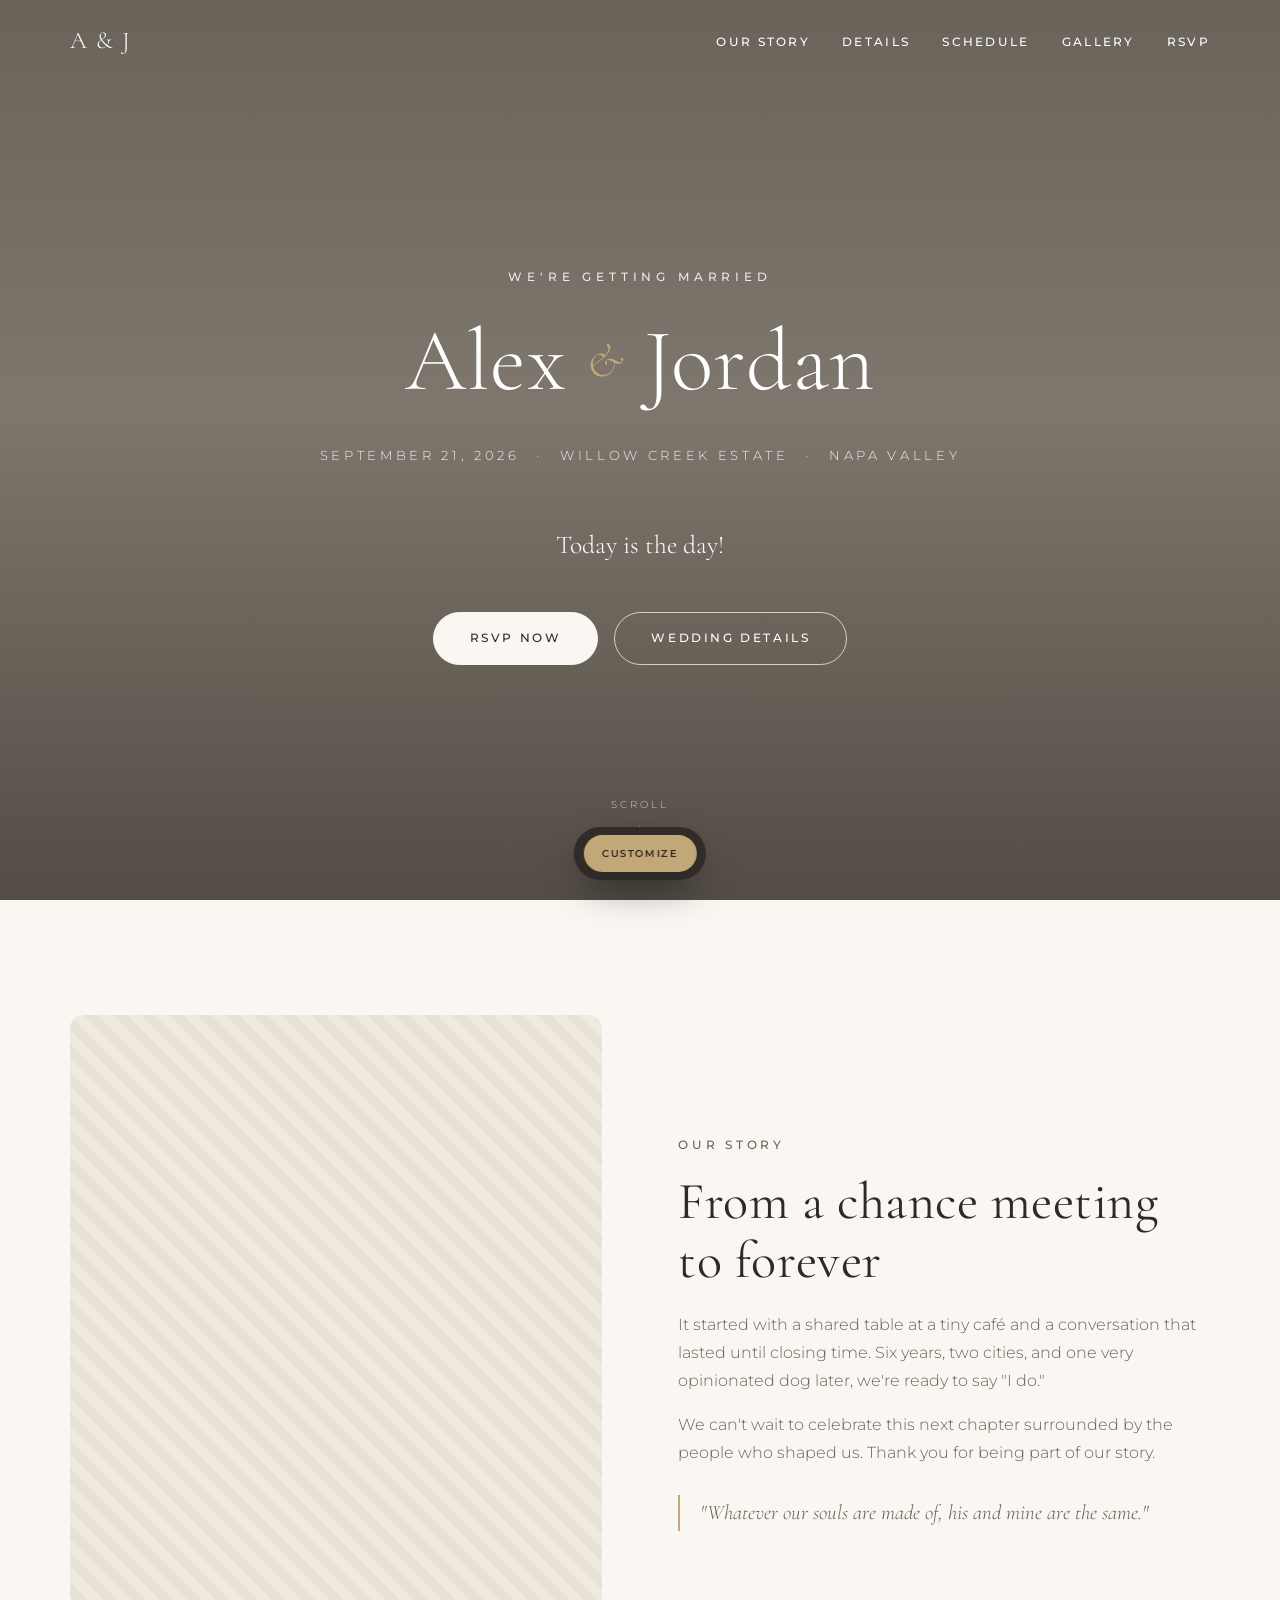
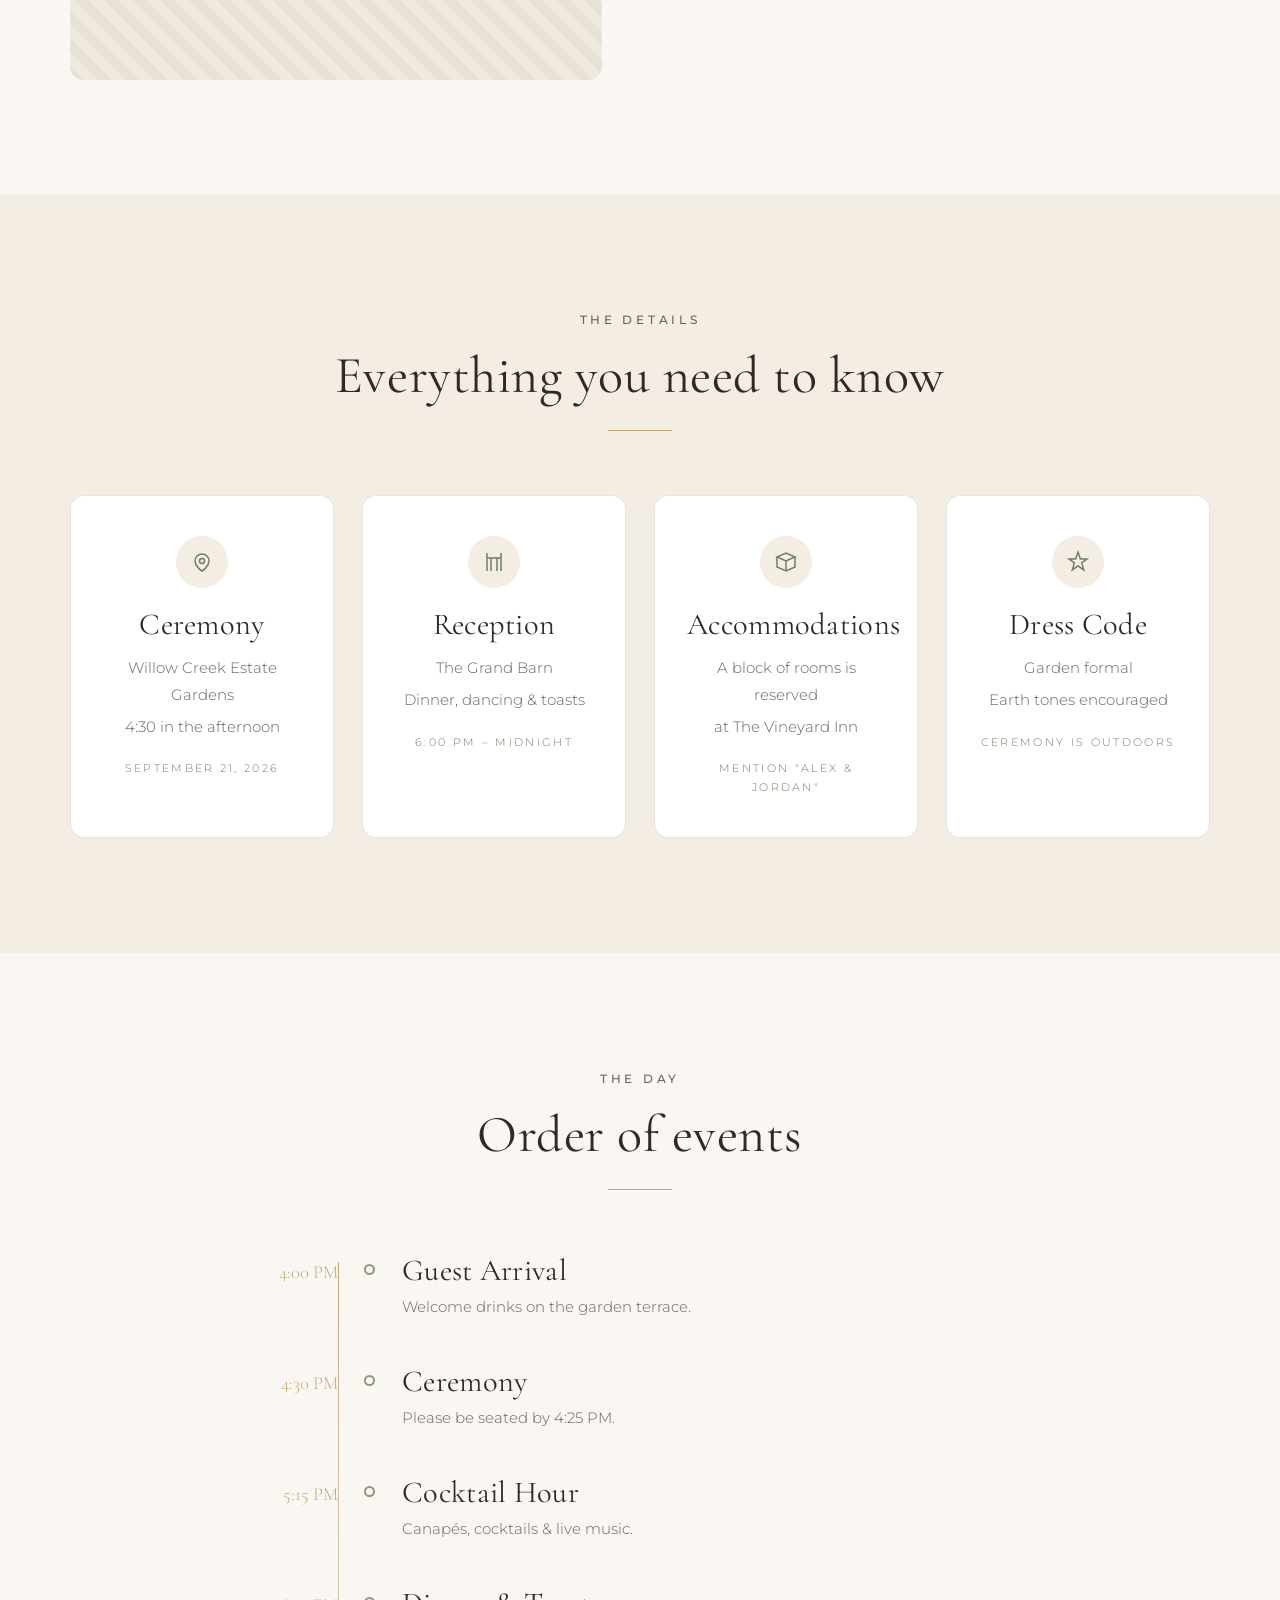
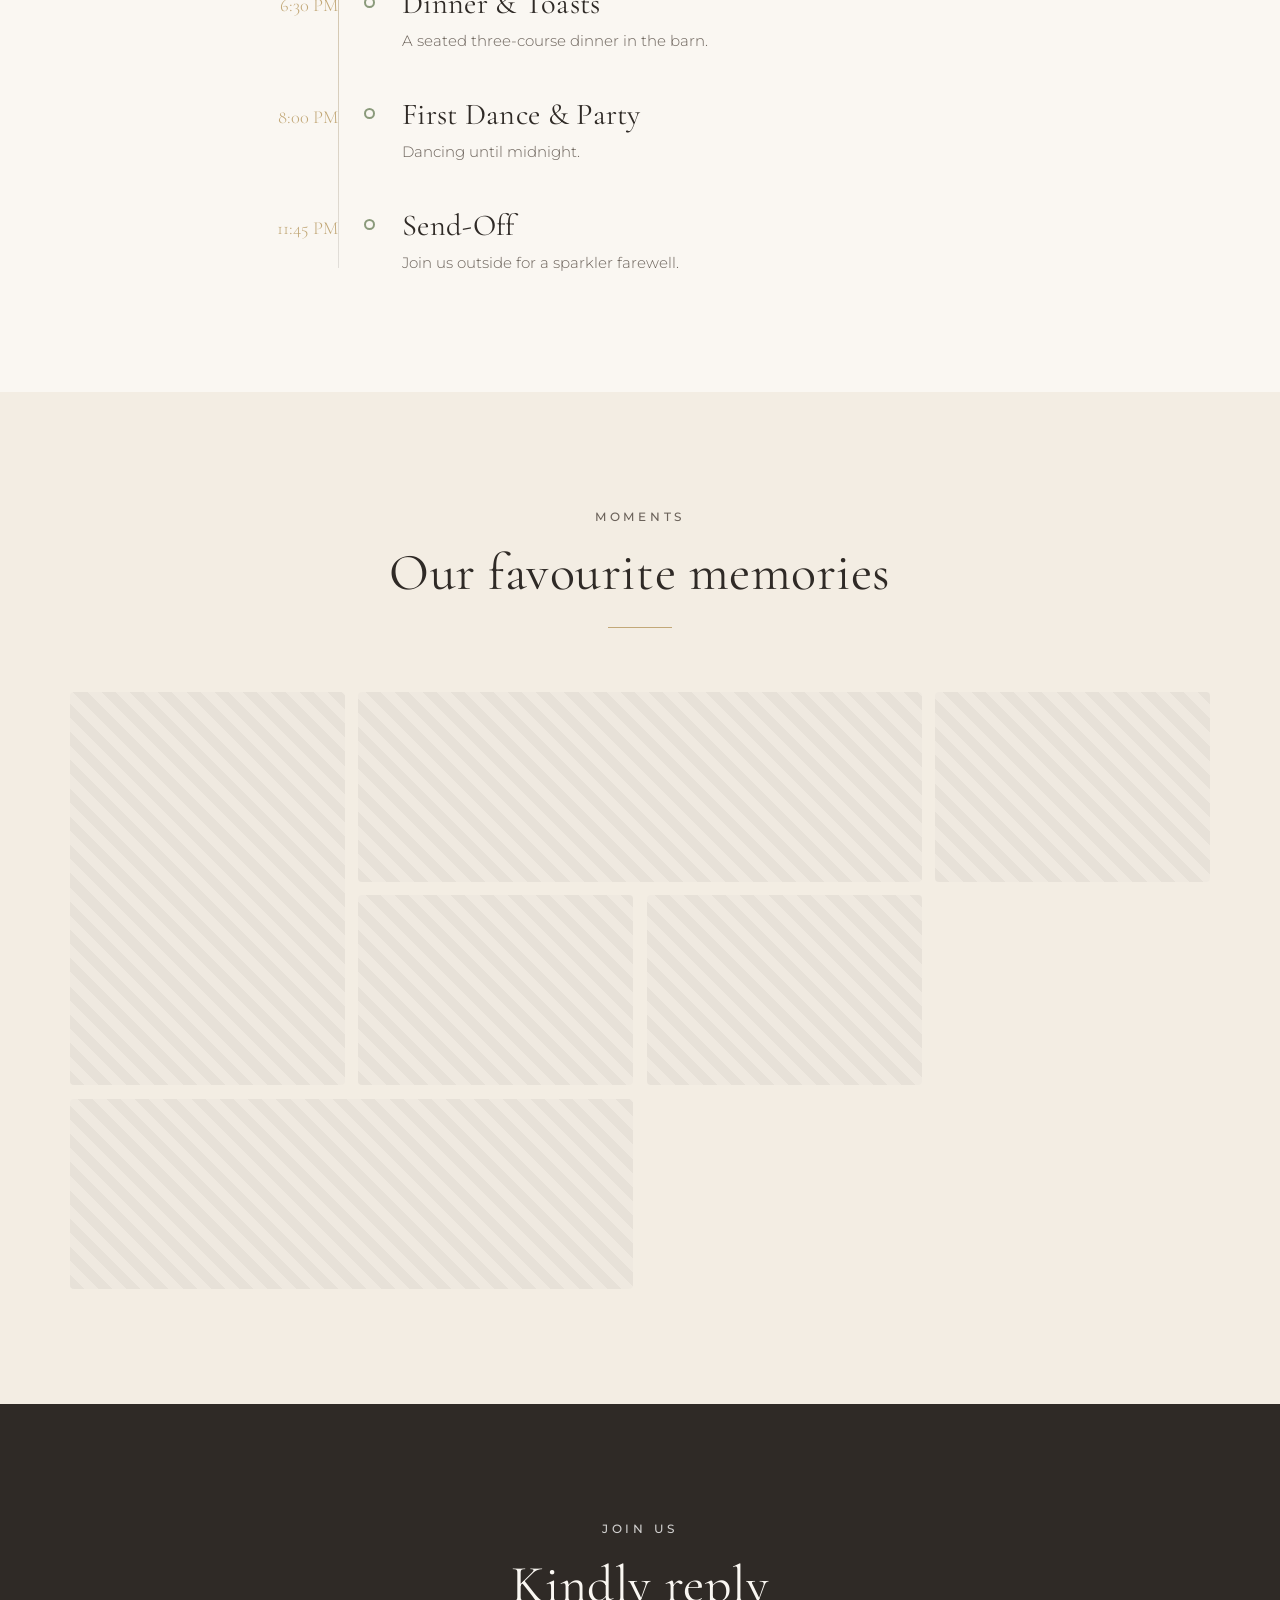
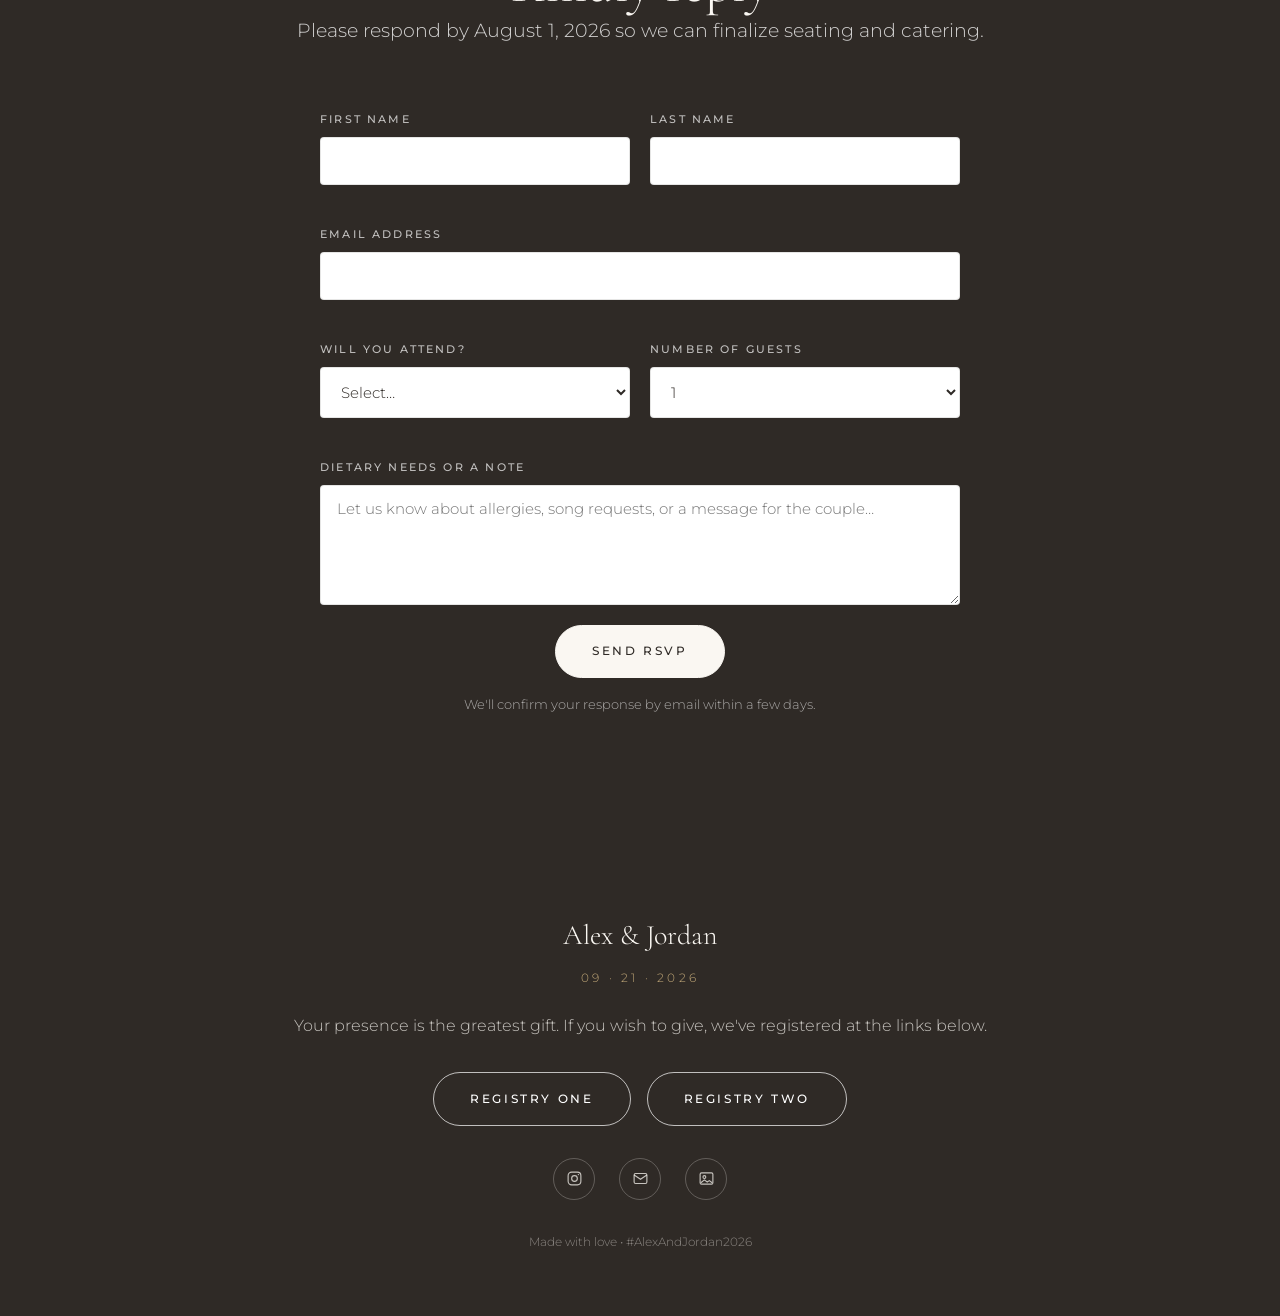
<file: wedding.html>
<!DOCTYPE html>
<html lang="en">
<head>
<meta charset="UTF-8" />
<meta name="viewport" content="width=device-width, initial-scale=1.0" />
<title>Wedding Website</title>
<meta name="description" content="Join us as we celebrate our wedding day." />
<link rel="preconnect" href="https://fonts.googleapis.com">
<link rel="preconnect" href="https://fonts.gstatic.com" crossorigin>
<link href="https://fonts.googleapis.com/css2?family=Cormorant+Garamond:ital,wght@0,300;0,400;0,500;0,600;1,400&family=Montserrat:wght@300;400;500;600&display=swap" rel="stylesheet">
<style>
/* ============================================================
   1. DESIGN TOKENS — change these to re-skin the whole site
   ============================================================ */
:root {
  --cream:        #faf7f2;
  --cream-deep:   #f3ede3;
  --ink:          #2f2a26;
  --ink-soft:     #6b625a;
  --sage:         #8a9a7b;
  --sage-dark:    #6f8062;
  --blush:        #d9a5a0;
  --gold:         #c2a878;
  --white:        #ffffff;
  --line:         rgba(47, 42, 38, 0.12);

  --serif: "Cormorant Garamond", Georgia, "Times New Roman", serif;
  --sans:  "Montserrat", -apple-system, BlinkMacSystemFont, "Segoe UI", sans-serif;

  --max:        1140px;
  --max-narrow: 720px;
  --radius:     4px;
  --radius-lg:  14px;
  --section-y:  clamp(4rem, 9vw, 8rem);
  --ease: cubic-bezier(0.22, 0.61, 0.36, 1);
}

/* ============================================================
   2. RESET & BASE
   ============================================================ */
*, *::before, *::after { box-sizing: border-box; }
html { scroll-behavior: smooth; -webkit-text-size-adjust: 100%; }
body {
  margin: 0; font-family: var(--sans); font-weight: 300; font-size: 1rem;
  line-height: 1.75; color: var(--ink); background: var(--cream); overflow-x: hidden;
}
img { max-width: 100%; display: block; }
a { color: inherit; text-decoration: none; }
button { font: inherit; cursor: pointer; }
ul { list-style: none; margin: 0; padding: 0; }

h1, h2, h3, h4 { font-family: var(--serif); font-weight: 400; line-height: 1.15; margin: 0; letter-spacing: 0.01em; }
h1 { font-size: clamp(2.75rem, 8vw, 5.5rem); }
h2 { font-size: clamp(2rem, 5vw, 3.25rem); }
h3 { font-size: clamp(1.35rem, 3vw, 1.9rem); }
p  { margin: 0 0 1rem; }
::selection { background: var(--sage); color: var(--white); }

/* ============================================================
   3. SHARED UTILITIES
   ============================================================ */
.container { width: min(100% - 3rem, var(--max)); margin-inline: auto; }
.container--narrow { width: min(100% - 3rem, var(--max-narrow)); margin-inline: auto; }
.section { padding-block: var(--section-y); position: relative; }
.section--cream  { background: var(--cream); }
.section--deep   { background: var(--cream-deep); }
.section--ink    { background: var(--ink); color: var(--cream); }

.eyebrow {
  font-family: var(--sans); font-size: 0.72rem; font-weight: 500;
  letter-spacing: 0.32em; text-transform: uppercase; color: var(--sage-dark); margin: 0 0 1rem;
}
.section--ink .eyebrow { color: var(--gold); }

.section-head { text-align: center; margin-bottom: clamp(2.5rem, 5vw, 4rem); }
.section-head p { max-width: 52ch; margin-inline: auto; color: var(--ink-soft); }
.section--ink .section-head p { color: rgba(255,255,255,0.78); }
.section-head p.rsvp-intro { font-size: 1.2rem; line-height: 1.6; max-width: none; }
@media (min-width: 700px) { .section-head p.rsvp-intro { white-space: nowrap; } }

.rule { width: 64px; height: 1px; margin: 1.5rem auto 0; background: var(--gold); border: 0; }

.btn {
  display: inline-flex; align-items: center; justify-content: center; gap: 0.5rem;
  padding: 0.95rem 2.25rem; font-family: var(--sans); font-size: 0.74rem; font-weight: 500;
  letter-spacing: 0.22em; text-transform: uppercase; border: 1px solid var(--ink);
  border-radius: 999px; background: var(--ink); color: var(--cream);
  transition: background .35s var(--ease), color .35s var(--ease), transform .35s var(--ease), border-color .35s var(--ease);
}
.btn:hover { background: transparent; color: var(--ink); transform: translateY(-2px); }
.btn--light { background: var(--cream); border-color: var(--cream); color: var(--ink); }
.btn--light:hover { background: transparent; color: var(--cream); }
.btn--light-ghost { background: transparent; border-color: rgba(255,255,255,.7); color: var(--white); }
.btn--light-ghost:hover { background: var(--cream); color: var(--ink); border-color: var(--cream); }

/* ============================================================
   4. NAVIGATION
   ============================================================ */
.nav {
  position: fixed; inset: 0 0 auto 0; z-index: 100; padding: 1.25rem 0;
  transition: background .4s var(--ease), padding .4s var(--ease), box-shadow .4s var(--ease);
}
.nav__inner { display: flex; align-items: center; justify-content: space-between; gap: 1rem; }
.nav__brand { font-family: var(--serif); font-size: 1.5rem; letter-spacing: 0.06em; color: var(--white); transition: color .4s var(--ease); }
.nav__links { display: flex; gap: 2rem; }
.nav__links a {
  font-size: 0.72rem; font-weight: 500; letter-spacing: 0.2em; text-transform: uppercase;
  color: var(--white); position: relative; padding-bottom: 4px; transition: color .4s var(--ease);
}
.nav__links a::after { content: ""; position: absolute; left: 0; bottom: 0; width: 0; height: 1px; background: currentColor; transition: width .35s var(--ease); }
.nav__links a:hover::after { width: 100%; }
.nav.is-scrolled { background: rgba(250, 247, 242, 0.94); backdrop-filter: blur(10px); padding: 0.85rem 0; box-shadow: 0 1px 0 var(--line); }
.nav.is-scrolled .nav__brand, .nav.is-scrolled .nav__links a { color: var(--ink); }
.nav__toggle { display: none; background: none; border: 0; padding: 0.5rem; flex-direction: column; gap: 5px; }
.nav__toggle span { width: 26px; height: 1.5px; background: var(--white); display: block; transition: background .4s var(--ease), transform .3s var(--ease), opacity .3s var(--ease); }
.nav.is-scrolled .nav__toggle span { background: var(--ink); }

/* ============================================================
   5. HERO
   ============================================================ */
.hero {
  position: relative; min-height: 100svh; display: grid; place-items: center; text-align: center;
  color: var(--white); overflow: hidden; padding: 7rem 1.5rem 5rem;
}
.hero__bg {
  position: absolute; inset: 0; z-index: -2; background-color: #a89f92;
  background-image: linear-gradient(180deg, rgba(30,26,22,.45) 0%, rgba(30,26,22,.30) 45%, rgba(30,26,22,.62) 100%);
  background-size: cover; background-position: center;
  transform: scale(1.04); animation: heroZoom 18s var(--ease) forwards;
}
@keyframes heroZoom { to { transform: scale(1); } }
.hero__inner { max-width: 860px; }
.hero__eyebrow { font-size: 0.72rem; font-weight: 500; letter-spacing: 0.42em; text-transform: uppercase; color: rgba(255,255,255,.85); margin-bottom: 1.5rem; }
.hero__names { font-family: var(--serif); font-weight: 300; display: flex; flex-wrap: wrap; align-items: center; justify-content: center; gap: 0.4rem 1.25rem; }
.hero__names .amp { font-style: italic; color: var(--gold); font-size: 0.55em; line-height: 1; }
.hero__meta { margin-top: 2rem; font-size: 0.82rem; letter-spacing: 0.28em; text-transform: uppercase; color: rgba(255,255,255,.9); }
.hero__meta .dot { color: var(--gold); margin: 0 0.6rem; }
.hero__cta { margin-top: 2.75rem; display: flex; gap: 1rem; justify-content: center; flex-wrap: wrap; }
.countdown { display: flex; justify-content: center; gap: clamp(1.25rem, 5vw, 3rem); margin-top: 3.5rem; }
.countdown__unit { text-align: center; min-width: 58px; }
.countdown__num { font-family: var(--serif); font-size: clamp(1.9rem, 5vw, 3rem); line-height: 1; display: block; }
.countdown__label { font-size: 0.6rem; letter-spacing: 0.24em; text-transform: uppercase; color: rgba(255,255,255,.7); margin-top: 0.5rem; display: block; }
.scroll-hint { position: absolute; bottom: 2rem; left: 50%; transform: translateX(-50%); font-size: 0.6rem; letter-spacing: 0.3em; text-transform: uppercase; color: rgba(255,255,255,.7); }
.scroll-hint::after { content: ""; display: block; width: 1px; height: 42px; margin: 0.75rem auto 0; background: linear-gradient(var(--gold), transparent); animation: hintPulse 2.2s ease-in-out infinite; }
@keyframes hintPulse { 0%,100% { opacity: .3; } 50% { opacity: 1; } }

/* ============================================================
   6. STORY
   ============================================================ */
.story { display: grid; grid-template-columns: 1fr 1fr; gap: clamp(2rem, 6vw, 5rem); align-items: center; }
.story__media { position: relative; }
.story__media img { border-radius: var(--radius-lg); aspect-ratio: 4/5; object-fit: cover; width: 100%; }
.story__media::before { content: ""; position: absolute; inset: 18px -18px -18px 18px; border: 1px solid var(--gold); border-radius: var(--radius-lg); z-index: -1; }
.story__body h2 { margin-bottom: 1.25rem; }
.story__body p { color: var(--ink-soft); }
.story__quote { font-family: var(--serif); font-style: italic; font-size: 1.3rem; color: var(--sage-dark); border-left: 2px solid var(--gold); padding-left: 1.25rem; margin: 1.75rem 0; }

/* ============================================================
   7. DETAILS (cards)
   ============================================================ */
.cards { display: grid; grid-template-columns: repeat(auto-fit, minmax(260px, 1fr)); gap: 1.75rem; }
.card {
  background: var(--white); border: 1px solid var(--line); border-radius: var(--radius-lg);
  padding: 2.5rem 2rem; text-align: center;
  transition: transform .4s var(--ease), box-shadow .4s var(--ease), border-color .4s var(--ease);
}
.card:hover { transform: translateY(-6px); box-shadow: 0 22px 45px -28px rgba(47,42,38,.45); border-color: transparent; }
.card__icon { width: 52px; height: 52px; margin: 0 auto 1.25rem; display: grid; place-items: center; border-radius: 50%; background: var(--cream-deep); color: var(--sage-dark); }
.card__icon svg { width: 24px; height: 24px; }
.card h3 { margin-bottom: 0.75rem; }
.card p { color: var(--ink-soft); font-size: 0.95rem; margin-bottom: 0.35rem; }
.card__label { font-size: 0.66rem; letter-spacing: 0.22em; text-transform: uppercase; color: var(--sage-dark); display: block; margin-top: 1.25rem; }

/* ============================================================
   8. SCHEDULE / TIMELINE
   ============================================================ */
.timeline { max-width: 760px; margin-inline: auto; position: relative; }
.timeline::before { content: ""; position: absolute; left: 78px; top: 8px; bottom: 8px; width: 1px; background: linear-gradient(var(--gold), var(--line)); }
.timeline__item { display: grid; grid-template-columns: 78px 1fr; gap: 2rem; padding-bottom: 2.75rem; position: relative; }
.timeline__item:last-child { padding-bottom: 0; }
.timeline__time { font-family: var(--serif); font-size: 1.15rem; text-align: right; color: var(--gold); padding-top: 0.15rem; }
.timeline__body { position: relative; padding-left: 2rem; }
.timeline__body::before { content: ""; position: absolute; left: -6px; top: 10px; width: 11px; height: 11px; border-radius: 50%; background: var(--cream); border: 2px solid var(--sage); }
.timeline__body h3 { margin-bottom: 0.35rem; }
.timeline__body p { color: var(--ink-soft); font-size: 0.95rem; margin: 0; }

/* ============================================================
   9. GALLERY
   ============================================================ */
.gallery { display: grid; gap: 0.85rem; grid-template-columns: repeat(4, 1fr); grid-auto-rows: 190px; }
.gallery a { overflow: hidden; border-radius: var(--radius); display: block; position: relative; height: 100%; }
.gallery img { width: 100%; height: 100%; object-fit: cover; transition: transform .8s var(--ease), filter .8s var(--ease); }
.gallery a:hover img { transform: scale(1.07); filter: brightness(1.06); }
.gallery .g-tall { grid-row: span 2; }
.gallery .g-wide { grid-column: span 2; }

/* ============================================================
   10. RSVP FORM
   ============================================================ */
.rsvp { max-width: 640px; margin-inline: auto; }
.form-grid { display: grid; grid-template-columns: 1fr 1fr; gap: 1.25rem; }
.field { display: flex; flex-direction: column; gap: 0.5rem; margin-bottom: 1.25rem; }
.field--full { grid-column: 1 / -1; }
.field label { font-size: 0.68rem; font-weight: 500; letter-spacing: 0.2em; text-transform: uppercase; color: var(--ink-soft); }
.section--ink .field label { color: rgba(255,255,255,.7); }
.field input, .field select, .field textarea {
  font-family: var(--sans); font-size: 0.95rem; font-weight: 300; padding: 0.85rem 1rem;
  border: 1px solid var(--line); border-radius: var(--radius); background: var(--white); color: var(--ink); width: 100%;
  transition: border-color .3s var(--ease), box-shadow .3s var(--ease);
}
.field textarea { resize: vertical; min-height: 120px; }
.field input:focus, .field select:focus, .field textarea:focus { outline: none; border-color: var(--sage); box-shadow: 0 0 0 3px rgba(138,154,123,.18); }
.form-note { font-size: 0.8rem; color: var(--ink-soft); margin-top: 1rem; text-align: center; }
.section--ink .form-note { color: rgba(255,255,255,.6); }
.form-success { display: none; text-align: center; padding: 3rem 1rem; }
.form-success.is-visible { display: block; animation: fadeUp .6s var(--ease) both; }
.form-success h3 { color: var(--gold); margin-bottom: 0.75rem; }

/* ============================================================
   11. REGISTRY / FOOTER
   ============================================================ */
.registry-links { display: flex; gap: 1rem; justify-content: center; flex-wrap: wrap; margin-top: 2rem; }
.footer { background: var(--ink); color: rgba(250,247,242,.75); text-align: center; padding: 4rem 1.5rem 3rem; }
.footer__names { font-family: var(--serif); font-size: 1.75rem; color: var(--cream); margin-bottom: 0.5rem; }
.footer__date { font-size: 0.72rem; letter-spacing: 0.28em; text-transform: uppercase; color: var(--gold); }
.footer__social { display: flex; gap: 1.5rem; justify-content: center; margin: 2rem 0; }
.footer__social a { width: 42px; height: 42px; display: grid; place-items: center; border: 1px solid rgba(250,247,242,.25); border-radius: 50%; transition: background .35s var(--ease), border-color .35s var(--ease), color .35s var(--ease); }
.footer__social a:hover { background: var(--gold); border-color: var(--gold); color: var(--ink); }
.footer__social svg { width: 17px; height: 17px; }
.footer__copy { font-size: 0.72rem; color: rgba(250,247,242,.45); margin-top: 1.5rem; }

/* ============================================================
   12. SCROLL REVEAL
   ============================================================ */
.reveal { opacity: 0; transform: translateY(28px); transition: opacity .9s var(--ease), transform .9s var(--ease); }
.reveal.is-in { opacity: 1; transform: none; }
@keyframes fadeUp { from { opacity: 0; transform: translateY(20px); } to { opacity: 1; transform: none; } }

/* ============================================================
   13. RESPONSIVE
   ============================================================ */
@media (max-width: 900px) {
  .story { grid-template-columns: 1fr; }
  .story__media { max-width: 460px; margin-inline: auto; }
  .gallery { grid-template-columns: repeat(2, 1fr); grid-auto-rows: 160px; }
  .gallery .g-wide { grid-column: span 2; }
}
@media (max-width: 720px) {
  .nav__toggle { display: flex; }
  .nav__links { position: fixed; inset: 0; flex-direction: column; justify-content: center; align-items: center; gap: 1.75rem; background: var(--cream); transform: translateY(-100%); transition: transform .5s var(--ease); z-index: -1; }
  .nav__links.is-open { transform: translateY(0); }
  .nav__links a { color: var(--ink); font-size: 0.85rem; }
  .nav.is-scrolled .nav__toggle span, .nav__toggle.is-open span { background: var(--ink); }
  .nav__toggle.is-open span:nth-child(1) { transform: translateY(6.5px) rotate(45deg); }
  .nav__toggle.is-open span:nth-child(2) { opacity: 0; }
  .nav__toggle.is-open span:nth-child(3) { transform: translateY(-6.5px) rotate(-45deg); }
  .form-grid { grid-template-columns: 1fr; }
  .timeline::before { left: 12px; }
  .timeline__item { grid-template-columns: 1fr; gap: 0.35rem; padding-left: 2.5rem; }
  .timeline__time { text-align: left; padding-top: 0; }
  .timeline__body { padding-left: 0; }
  .timeline__body::before { left: -2.35rem; }
}
@media (prefers-reduced-motion: reduce) {
  *, *::before, *::after { animation: none !important; transition: none !important; }
  html { scroll-behavior: auto; }
  .reveal { opacity: 1; transform: none; }
}

/* ============================================================
   14. CUSTOMIZE MODE
   ============================================================ */
.editor-bar {
  position: fixed; left: 50%; bottom: 1.25rem; transform: translateX(-50%);
  z-index: 9999; display: flex; gap: .5rem; align-items: center;
  padding: .5rem .6rem; border-radius: 999px;
  background: rgba(47,42,38,.94); backdrop-filter: blur(8px);
  box-shadow: 0 14px 40px -12px rgba(0,0,0,.6);
}
.editor-btn {
  border: 0; border-radius: 999px; padding: .6rem 1.15rem;
  font-family: var(--sans); font-size: .63rem; font-weight: 600;
  letter-spacing: .16em; text-transform: uppercase;
  background: var(--gold); color: var(--ink); cursor: pointer;
  transition: background .25s var(--ease), color .25s var(--ease);
}
.editor-btn:hover { background: #d8c08f; }
.editor-btn--ghost { background: transparent; color: rgba(255,255,255,.82); border: 1px solid rgba(255,255,255,.28); }
.editor-btn--ghost:hover { background: rgba(255,255,255,.12); color: #fff; }
.editor-btn[hidden] { display: none; }
.editor-hint { display: none; color: rgba(255,255,255,.72); font-size: .62rem; letter-spacing: .1em; padding: 0 .5rem; }
body.is-editing .editor-hint { display: inline; }
@media (max-width: 640px) { .editor-hint { display: none !important; } }

/* editable text */
body.is-editing [data-edit] {
  outline: 1px dashed rgba(194,168,120,.95); outline-offset: 4px;
  border-radius: 2px; cursor: text; transition: outline-color .2s var(--ease);
}
body.is-editing [data-edit]:hover { outline-color: var(--sage); }
body.is-editing [data-edit]:focus { outline: 2px solid var(--sage); outline-offset: 4px; }

/* photo slots */
.photo-slot.is-empty {
  background: repeating-linear-gradient(45deg, #e7e1d8 0, #e7e1d8 10px, #efe9e0 10px, #efe9e0 20px);
}
body.is-editing .photo-slot { cursor: pointer; }
body.is-editing .photo-slot:hover { opacity: .82; }
body.is-editing .photo-slot.is-empty::after {
  content: "＋ Add photo"; position: absolute; inset: 0; display: grid; place-items: center;
  color: #a99f90; font-size: .6rem; letter-spacing: .2em; text-transform: uppercase;
  pointer-events: none;
}
.gallery a { position: relative; }
</style>
</head>
<body>

<!-- ============ CUSTOMIZE TOOLBAR ============ -->
<div class="editor-bar">
  <button type="button" class="editor-btn" id="editToggle">Customize</button>
  <button type="button" class="editor-btn editor-btn--ghost" id="bgBtn" hidden>Background photo</button>
  <button type="button" class="editor-btn editor-btn--ghost" id="resetBtn" hidden>Reset</button>
  <span class="editor-hint">Click any text to edit &bull; Click a photo to replace it</span>
</div>

<!-- ============ NAV ============ -->
<header class="nav" id="nav">
  <div class="container nav__inner">
    <a href="#top" class="nav__brand" data-edit="brand">A &amp; J</a>
    <nav>
      <ul class="nav__links" id="navLinks">
        <li><a href="#story">Our Story</a></li>
        <li><a href="#details">Details</a></li>
        <li><a href="#schedule">Schedule</a></li>
        <li><a href="#gallery">Gallery</a></li>
        <li><a href="#rsvp">RSVP</a></li>
      </ul>
    </nav>
    <button class="nav__toggle" id="navToggle" aria-label="Toggle menu" aria-expanded="false">
      <span></span><span></span><span></span>
    </button>
  </div>
</header>

<!-- ============ HERO ============ -->
<section class="hero" id="top">
  <div class="hero__bg" id="heroBg"></div>
  <div class="hero__inner">
    <p class="hero__eyebrow" data-edit="heroEyebrow">We're getting married</p>
    <h1 class="hero__names" data-edit="heroNames">
      <span>Alex</span>
      <span class="amp">&amp;</span>
      <span>Jordan</span>
    </h1>
    <p class="hero__meta" data-edit="heroMeta">
      September 21, 2026 <span class="dot">&bull;</span> Willow Creek Estate <span class="dot">&bull;</span> Napa Valley
    </p>
    <div class="countdown" id="countdown" aria-label="Countdown to wedding day">
      <div class="countdown__unit"><span class="countdown__num" data-unit="days">--</span><span class="countdown__label">Days</span></div>
      <div class="countdown__unit"><span class="countdown__num" data-unit="hours">--</span><span class="countdown__label">Hours</span></div>
      <div class="countdown__unit"><span class="countdown__num" data-unit="minutes">--</span><span class="countdown__label">Minutes</span></div>
      <div class="countdown__unit"><span class="countdown__num" data-unit="seconds">--</span><span class="countdown__label">Seconds</span></div>
    </div>
    <div class="hero__cta">
      <a href="#rsvp" class="btn btn--light">RSVP Now</a>
      <a href="#details" class="btn btn--light-ghost">Wedding Details</a>
    </div>
  </div>
  <div class="scroll-hint">Scroll</div>
</section>

<!-- ============ STORY ============ -->
<section class="section section--cream" id="story">
  <div class="container">
    <div class="story">
      <div class="story__media reveal">
        <img class="photo-slot is-empty" data-photo="story" alt="The couple together"
             src="[data-uri]" />
      </div>
      <div class="story__body reveal">
        <p class="eyebrow" data-edit="storyEyebrow">Our Story</p>
        <h2 data-edit="storyHeading">From a chance meeting to forever</h2>
        <div data-edit="storyBody">
          <p>It started with a shared table at a tiny café and a conversation that lasted until closing time. Six years, two cities, and one very opinionated dog later, we're ready to say "I do."</p>
          <p>We can't wait to celebrate this next chapter surrounded by the people who shaped us. Thank you for being part of our story.</p>
        </div>
        <p class="story__quote" data-edit="storyQuote">"Whatever our souls are made of, his and mine are the same."</p>
      </div>
    </div>
  </div>
</section>

<!-- ============ DETAILS ============ -->
<section class="section section--deep" id="details">
  <div class="container">
    <div class="section-head reveal">
      <p class="eyebrow" data-edit="detailsEyebrow">The Details</p>
      <h2 data-edit="detailsHeading">Everything you need to know</h2>
      <hr class="rule" />
    </div>
    <div class="cards">
      <article class="card reveal" data-edit="card1">
        <div class="card__icon" data-noedit>
          <svg viewBox="0 0 24 24" fill="none" stroke="currentColor" stroke-width="1.5"><path d="M12 21s-7-4.35-7-10a7 7 0 0 1 14 0c0 5.65-7 10-7 10z"/><circle cx="12" cy="11" r="2.5"/></svg>
        </div>
        <h3>Ceremony</h3>
        <p>Willow Creek Estate Gardens</p>
        <p>4:30 in the afternoon</p>
        <span class="card__label">September 21, 2026</span>
      </article>
      <article class="card reveal" data-edit="card2">
        <div class="card__icon" data-noedit>
          <svg viewBox="0 0 24 24" fill="none" stroke="currentColor" stroke-width="1.5"><path d="M5 3v18M5 8h14M19 3v18M9 8v13M15 8v13"/></svg>
        </div>
        <h3>Reception</h3>
        <p>The Grand Barn</p>
        <p>Dinner, dancing &amp; toasts</p>
        <span class="card__label">6:00 PM &ndash; Midnight</span>
      </article>
      <article class="card reveal" data-edit="card3">
        <div class="card__icon" data-noedit>
          <svg viewBox="0 0 24 24" fill="none" stroke="currentColor" stroke-width="1.5"><path d="M3 7l9-4 9 4-9 4-9-4z"/><path d="M3 7v10l9 4 9-4V7"/><path d="M12 11v10"/></svg>
        </div>
        <h3>Accommodations</h3>
        <p>A block of rooms is reserved</p>
        <p>at The Vineyard Inn</p>
        <span class="card__label">Mention "Alex &amp; Jordan"</span>
      </article>
      <article class="card reveal" data-edit="card4">
        <div class="card__icon" data-noedit>
          <svg viewBox="0 0 24 24" fill="none" stroke="currentColor" stroke-width="1.5"><path d="M12 2l2.4 6.9H21l-5.3 4 2 6.9L12 15.8 6.3 19.8l2-6.9L3 8.9h6.6z"/></svg>
        </div>
        <h3>Dress Code</h3>
        <p>Garden formal</p>
        <p>Earth tones encouraged</p>
        <span class="card__label">Ceremony is outdoors</span>
      </article>
    </div>
  </div>
</section>

<!-- ============ SCHEDULE ============ -->
<section class="section section--cream" id="schedule">
  <div class="container">
    <div class="section-head reveal">
      <p class="eyebrow" data-edit="scheduleEyebrow">The Day</p>
      <h2 data-edit="scheduleHeading">Order of events</h2>
      <hr class="rule" />
    </div>
    <div class="timeline">
      <div class="timeline__item reveal" data-edit="sched1">
        <div class="timeline__time">4:00 PM</div>
        <div class="timeline__body"><h3>Guest Arrival</h3><p>Welcome drinks on the garden terrace.</p></div>
      </div>
      <div class="timeline__item reveal" data-edit="sched2">
        <div class="timeline__time">4:30 PM</div>
        <div class="timeline__body"><h3>Ceremony</h3><p>Please be seated by 4:25 PM.</p></div>
      </div>
      <div class="timeline__item reveal" data-edit="sched3">
        <div class="timeline__time">5:15 PM</div>
        <div class="timeline__body"><h3>Cocktail Hour</h3><p>Canapés, cocktails &amp; live music.</p></div>
      </div>
      <div class="timeline__item reveal" data-edit="sched4">
        <div class="timeline__time">6:30 PM</div>
        <div class="timeline__body"><h3>Dinner &amp; Toasts</h3><p>A seated three-course dinner in the barn.</p></div>
      </div>
      <div class="timeline__item reveal" data-edit="sched5">
        <div class="timeline__time">8:00 PM</div>
        <div class="timeline__body"><h3>First Dance &amp; Party</h3><p>Dancing until midnight.</p></div>
      </div>
      <div class="timeline__item reveal" data-edit="sched6">
        <div class="timeline__time">11:45 PM</div>
        <div class="timeline__body"><h3>Send-Off</h3><p>Join us outside for a sparkler farewell.</p></div>
      </div>
    </div>
  </div>
</section>

<!-- ============ GALLERY ============ -->
<section class="section section--deep" id="gallery">
  <div class="container">
    <div class="section-head reveal">
      <p class="eyebrow" data-edit="galleryEyebrow">Moments</p>
      <h2 data-edit="galleryHeading">Our favourite memories</h2>
      <hr class="rule" />
    </div>
    <div class="gallery reveal">
      <a href="#" class="g-tall"><img class="photo-slot is-empty" data-photo="g1" alt="Gallery photo 1" src="[data-uri]" /></a>
      <a href="#" class="g-wide"><img class="photo-slot is-empty" data-photo="g2" alt="Gallery photo 2" src="[data-uri]" /></a>
      <a href="#"><img class="photo-slot is-empty" data-photo="g3" alt="Gallery photo 3" src="[data-uri]" /></a>
      <a href="#"><img class="photo-slot is-empty" data-photo="g4" alt="Gallery photo 4" src="[data-uri]" /></a>
      <a href="#"><img class="photo-slot is-empty" data-photo="g5" alt="Gallery photo 5" src="[data-uri]" /></a>
      <a href="#" class="g-wide"><img class="photo-slot is-empty" data-photo="g6" alt="Gallery photo 6" src="[data-uri]" /></a>
    </div>
  </div>
</section>

<!-- ============ RSVP ============ -->
<section class="section section--ink" id="rsvp">
  <div class="container">
    <div class="section-head reveal">
      <p class="eyebrow" data-edit="rsvpEyebrow">Join Us</p>
      <h2 data-edit="rsvpHeading">Kindly reply</h2>
      <p class="rsvp-intro" data-edit="rsvpIntro">Please respond by August 1, 2026 so we can finalize seating and catering.</p>
    </div>

    <form class="rsvp" id="rsvpForm" novalidate>
      <div class="form-grid">
        <div class="field">
          <label for="fname">First Name</label>
          <input type="text" id="fname" name="fname" required autocomplete="given-name" />
        </div>
        <div class="field">
          <label for="lname">Last Name</label>
          <input type="text" id="lname" name="lname" required autocomplete="family-name" />
        </div>
        <div class="field field--full">
          <label for="email">Email Address</label>
          <input type="email" id="email" name="email" required autocomplete="email" />
        </div>
        <div class="field">
          <label for="attending">Will you attend?</label>
          <select id="attending" name="attending" required>
            <option value="">Select&hellip;</option>
            <option value="yes">Joyfully accepts</option>
            <option value="no">Regretfully declines</option>
          </select>
        </div>
        <div class="field">
          <label for="guests">Number of Guests</label>
          <select id="guests" name="guests">
            <option value="1">1</option>
            <option value="2">2</option>
            <option value="3">3</option>
            <option value="4">4</option>
          </select>
        </div>
        <div class="field field--full">
          <label for="message">Dietary Needs or a Note</label>
          <textarea id="message" name="message" placeholder="Let us know about allergies, song requests, or a message for the couple&hellip;"></textarea>
        </div>
      </div>
      <div style="text-align:center">
        <button type="submit" class="btn btn--light">Send RSVP</button>
      </div>
      <p class="form-note" data-edit="rsvpNote">We'll confirm your response by email within a few days.</p>
    </form>

    <div class="form-success" id="formSuccess" role="status" aria-live="polite">
      <h3 data-edit="successHeading">Thank you!</h3>
      <p data-edit="successText">Your RSVP has been received. We can't wait to celebrate with you.</p>
    </div>
  </div>
</section>

<!-- ============ FOOTER ============ -->
<footer class="footer" id="registry">
  <div class="container--narrow">
    <p class="footer__names" data-edit="footerNames">Alex &amp; Jordan</p>
    <p class="footer__date" data-edit="footerDate">09 &middot; 21 &middot; 2026</p>
    <p style="margin-top:1.5rem" data-edit="registryNote">Your presence is the greatest gift. If you wish to give, we've registered at the links below.</p>
    <div class="registry-links">
      <a href="#" class="btn btn--light-ghost">Registry One</a>
      <a href="#" class="btn btn--light-ghost">Registry Two</a>
    </div>
    <div class="footer__social">
      <a href="#" aria-label="Instagram">
        <svg viewBox="0 0 24 24" fill="none" stroke="currentColor" stroke-width="1.6"><rect x="3" y="3" width="18" height="18" rx="5"/><circle cx="12" cy="12" r="4"/><circle cx="17.5" cy="6.5" r="1" fill="currentColor" stroke="none"/></svg>
      </a>
      <a href="#" aria-label="Email">
        <svg viewBox="0 0 24 24" fill="none" stroke="currentColor" stroke-width="1.6"><rect x="3" y="5" width="18" height="14" rx="2"/><path d="M3 7l9 6 9-6"/></svg>
      </a>
      <a href="#" aria-label="Photo album">
        <svg viewBox="0 0 24 24" fill="none" stroke="currentColor" stroke-width="1.6"><rect x="3" y="4" width="18" height="16" rx="2"/><circle cx="9" cy="10" r="2"/><path d="M4 18l5-4 4 3 3-2 4 3"/></svg>
      </a>
    </div>
    <p class="footer__copy" data-edit="footerCopy">Made with love &bull; #AlexAndJordan2026</p>
  </div>
</footer>

<script>
/* ============================================================
   NAVIGATION
   ============================================================ */
(function () {
  var nav = document.getElementById('nav');
  var toggle = document.getElementById('navToggle');
  var links = document.getElementById('navLinks');
  function onScroll() { nav.classList.toggle('is-scrolled', window.scrollY > 60); }
  window.addEventListener('scroll', onScroll, { passive: true });
  onScroll();
  toggle.addEventListener('click', function () {
    var open = links.classList.toggle('is-open');
    toggle.classList.toggle('is-open', open);
    toggle.setAttribute('aria-expanded', String(open));
    document.body.style.overflow = open ? 'hidden' : '';
  });
  links.querySelectorAll('a').forEach(function (a) {
    a.addEventListener('click', function () {
      links.classList.remove('is-open');
      toggle.classList.remove('is-open');
      toggle.setAttribute('aria-expanded', 'false');
      document.body.style.overflow = '';
    });
  });
})();

/* ============================================================
   COUNTDOWN — change the date here
   ============================================================ */
(function () {
  var target = new Date('2026-09-21T16:30:00');
  var el = document.getElementById('countdown');
  if (!el) return;
  function pad(n) { return String(n).padStart(2, '0'); }
  function tick() {
    var diff = target - new Date();
    if (diff <= 0) { el.innerHTML = '<p style="font-family:var(--serif);font-size:1.6rem;margin:0">Today is the day!</p>'; return; }
    var s = Math.floor(diff / 1000);
    var vals = { days: Math.floor(s / 86400), hours: Math.floor((s % 86400) / 3600), minutes: Math.floor((s % 3600) / 60), seconds: s % 60 };
    Object.keys(vals).forEach(function (k) {
      var node = el.querySelector('[data-unit="' + k + '"]');
      if (node) node.textContent = k === 'days' ? vals[k] : pad(vals[k]);
    });
  }
  tick();
  setInterval(tick, 1000);
})();

/* ============================================================
   SCROLL REVEAL
   ============================================================ */
(function () {
  var items = document.querySelectorAll('.reveal');
  if (!('IntersectionObserver' in window)) { items.forEach(function (i) { i.classList.add('is-in'); }); return; }
  var io = new IntersectionObserver(function (entries) {
    entries.forEach(function (e) {
      if (e.isIntersecting) { e.target.classList.add('is-in'); io.unobserve(e.target); }
    });
  }, { threshold: 0.14, rootMargin: '0px 0px -40px 0px' });
  items.forEach(function (i) { io.observe(i); });
})();

/* ============================================================
   RSVP FORM
   ============================================================ */
(function () {
  var form = document.getElementById('rsvpForm');
  var success = document.getElementById('formSuccess');
  if (!form) return;
  form.addEventListener('submit', function (e) {
    e.preventDefault();
    if (!form.checkValidity()) { form.reportValidity(); return; }
    form.style.display = 'none';
    success.classList.add('is-visible');
  });
})();

/* ============================================================
   CUSTOMIZE MODE
   - Edit text, replace photos, set the hero background.
   - Changes are saved in this browser (localStorage).
   ============================================================ */
(function () {
  var KEY = 'weddingSite_v1';
  var body = document.body;
  var editToggle = document.getElementById('editToggle');
  var bgBtn = document.getElementById('bgBtn');
  var resetBtn = document.getElementById('resetBtn');
  var heroBg = document.getElementById('heroBg');

  var picker = document.createElement('input');
  picker.type = 'file'; picker.accept = 'image/*'; picker.style.display = 'none';
  document.body.appendChild(picker);
  var onPick = null;

  function openPicker(cb) { onPick = cb; picker.value = ''; picker.click(); }
  picker.addEventListener('change', function () {
    var f = picker.files && picker.files[0];
    if (!f || !onPick) return;
    var reader = new FileReader();
    reader.onload = function (e) { onPick(e.target.result); onPick = null; save(); };
    reader.readAsDataURL(f);
  });

  function collect() {
    var data = { text: {}, photos: {}, bg: null };
    document.querySelectorAll('[data-edit]').forEach(function (el) {
      data.text[el.getAttribute('data-edit')] = el.innerHTML;
    });
    document.querySelectorAll('img[data-photo]').forEach(function (img) {
      if (!img.classList.contains('is-empty')) data.photos[img.getAttribute('data-photo')] = img.getAttribute('src');
    });
    if (heroBg.dataset.customBg) data.bg = heroBg.dataset.customBg;
    return data;
  }

  function save() {
    try { localStorage.setItem(KEY, JSON.stringify(collect())); }
    catch (e) { console.warn('Could not save — a photo may be too large for browser storage.', e); }
  }

  function applyBg(url) {
    heroBg.dataset.customBg = url;
    heroBg.style.backgroundImage =
      'linear-gradient(180deg, rgba(30,26,22,.45) 0%, rgba(30,26,22,.30) 45%, rgba(30,26,22,.62) 100%), url("' + url + '")';
    heroBg.style.backgroundSize = 'cover';
    heroBg.style.backgroundPosition = 'center';
  }

  function load() {
    var raw = null;
    try { raw = localStorage.getItem(KEY); } catch (e) {}
    if (!raw) return;
    var data; try { data = JSON.parse(raw); } catch (e) { return; }
    if (data.text) {
      Object.keys(data.text).forEach(function (k) {
        var el = document.querySelector('[data-edit="' + k + '"]');
        if (el) el.innerHTML = data.text[k];
      });
    }
    if (data.photos) {
      Object.keys(data.photos).forEach(function (k) {
        var img = document.querySelector('img[data-photo="' + k + '"]');
        if (img) { img.src = data.photos[k]; img.classList.remove('is-empty'); }
      });
    }
    if (data.bg) applyBg(data.bg);
  }

  function setEditing(on) {
    body.classList.toggle('is-editing', on);
    editToggle.textContent = on ? 'Done' : 'Customize';
    bgBtn.hidden = !on;
    resetBtn.hidden = !on;
    document.querySelectorAll('[data-edit]').forEach(function (el) {
      el.setAttribute('contenteditable', on ? 'true' : 'false');
    });
    if (!on) save();
  }

  editToggle.addEventListener('click', function () {
    setEditing(!body.classList.contains('is-editing'));
  });

  resetBtn.addEventListener('click', function () {
    if (!confirm('Reset all your changes back to the original template?')) return;
    try { localStorage.removeItem(KEY); } catch (e) {}
    location.reload();
  });

  bgBtn.addEventListener('click', function () {
    openPicker(function (url) { applyBg(url); });
  });

  document.addEventListener('click', function (e) {
    if (!body.classList.contains('is-editing')) return;
    var img = e.target.closest('img[data-photo]');
    if (img) {
      e.preventDefault();
      openPicker(function (url) { img.src = url; img.classList.remove('is-empty'); });
    }
  });

  // autosave while typing
  var t = null;
  document.addEventListener('input', function (e) {
    if (!body.classList.contains('is-editing')) return;
    if (!e.target.closest || !e.target.closest('[data-edit]')) return;
    clearTimeout(t); t = setTimeout(save, 500);
  });

  load();
})();
</script>
</body>
</html>
</file>
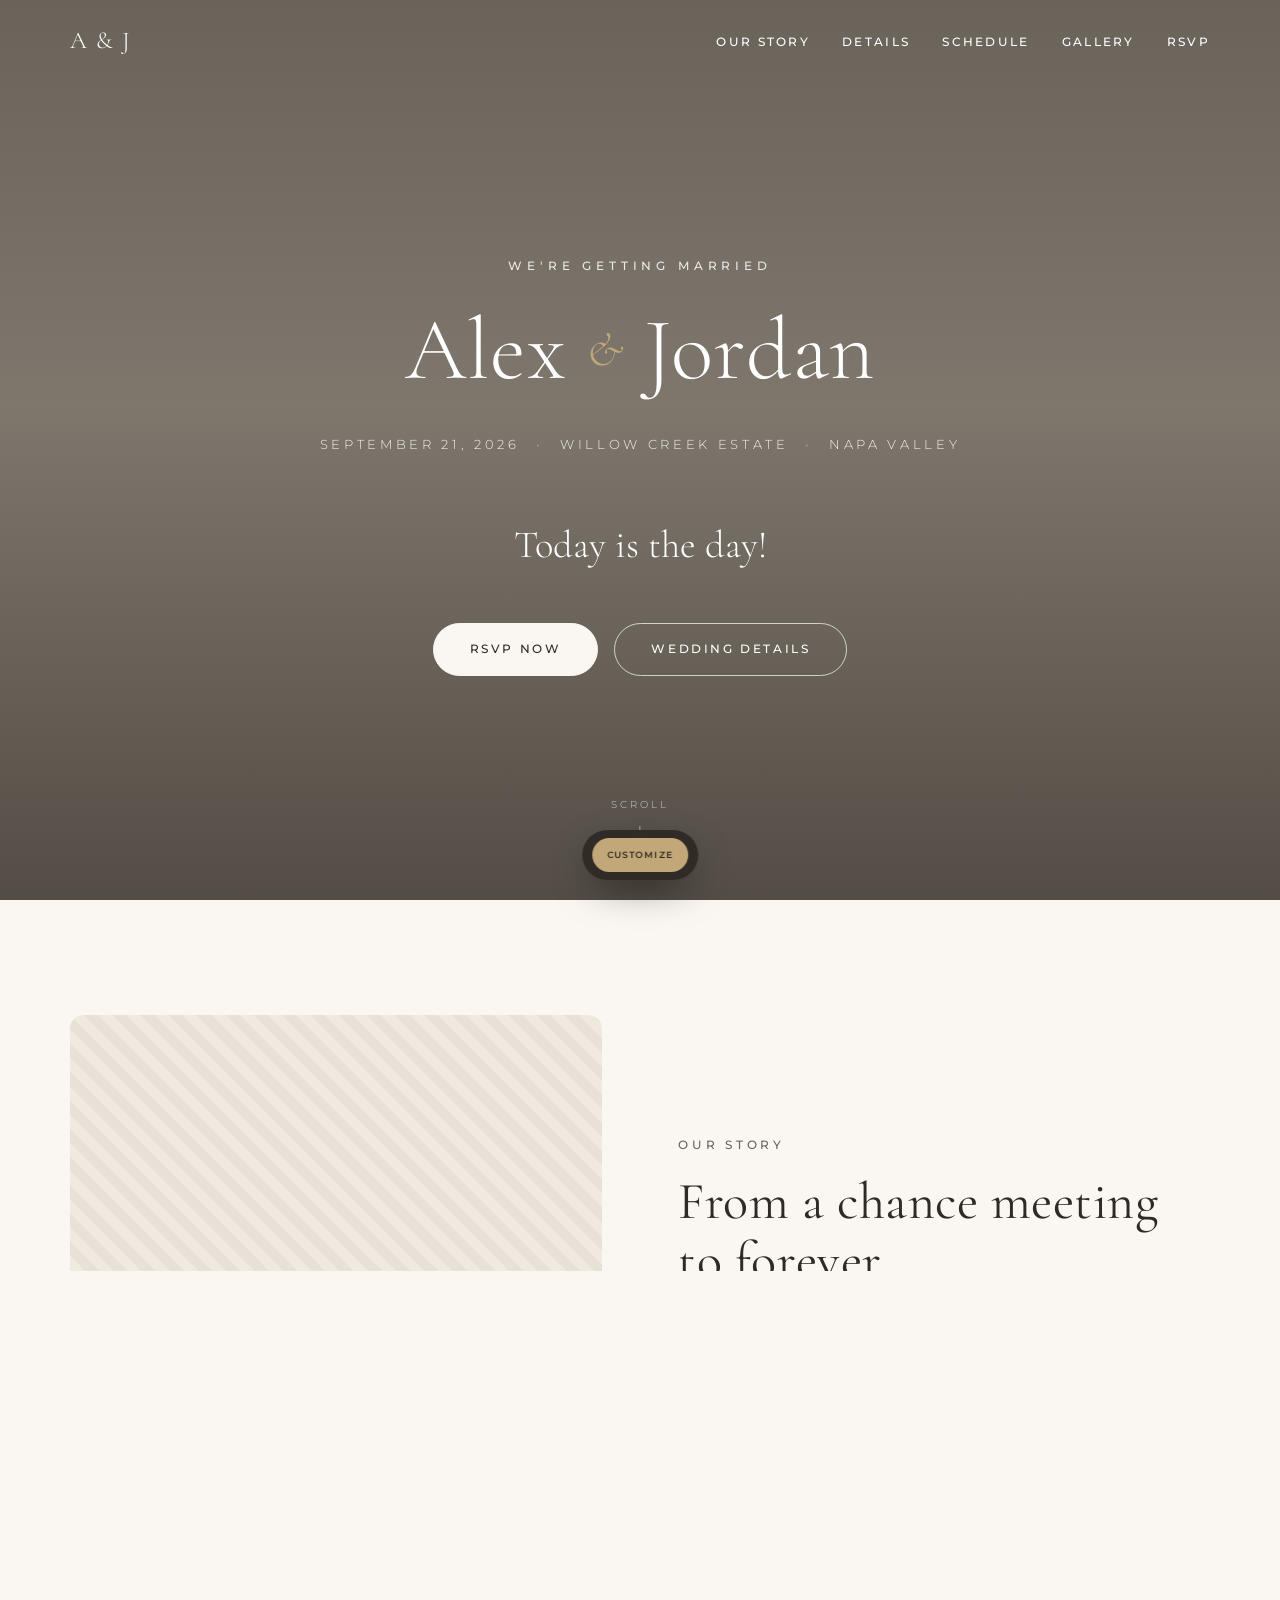
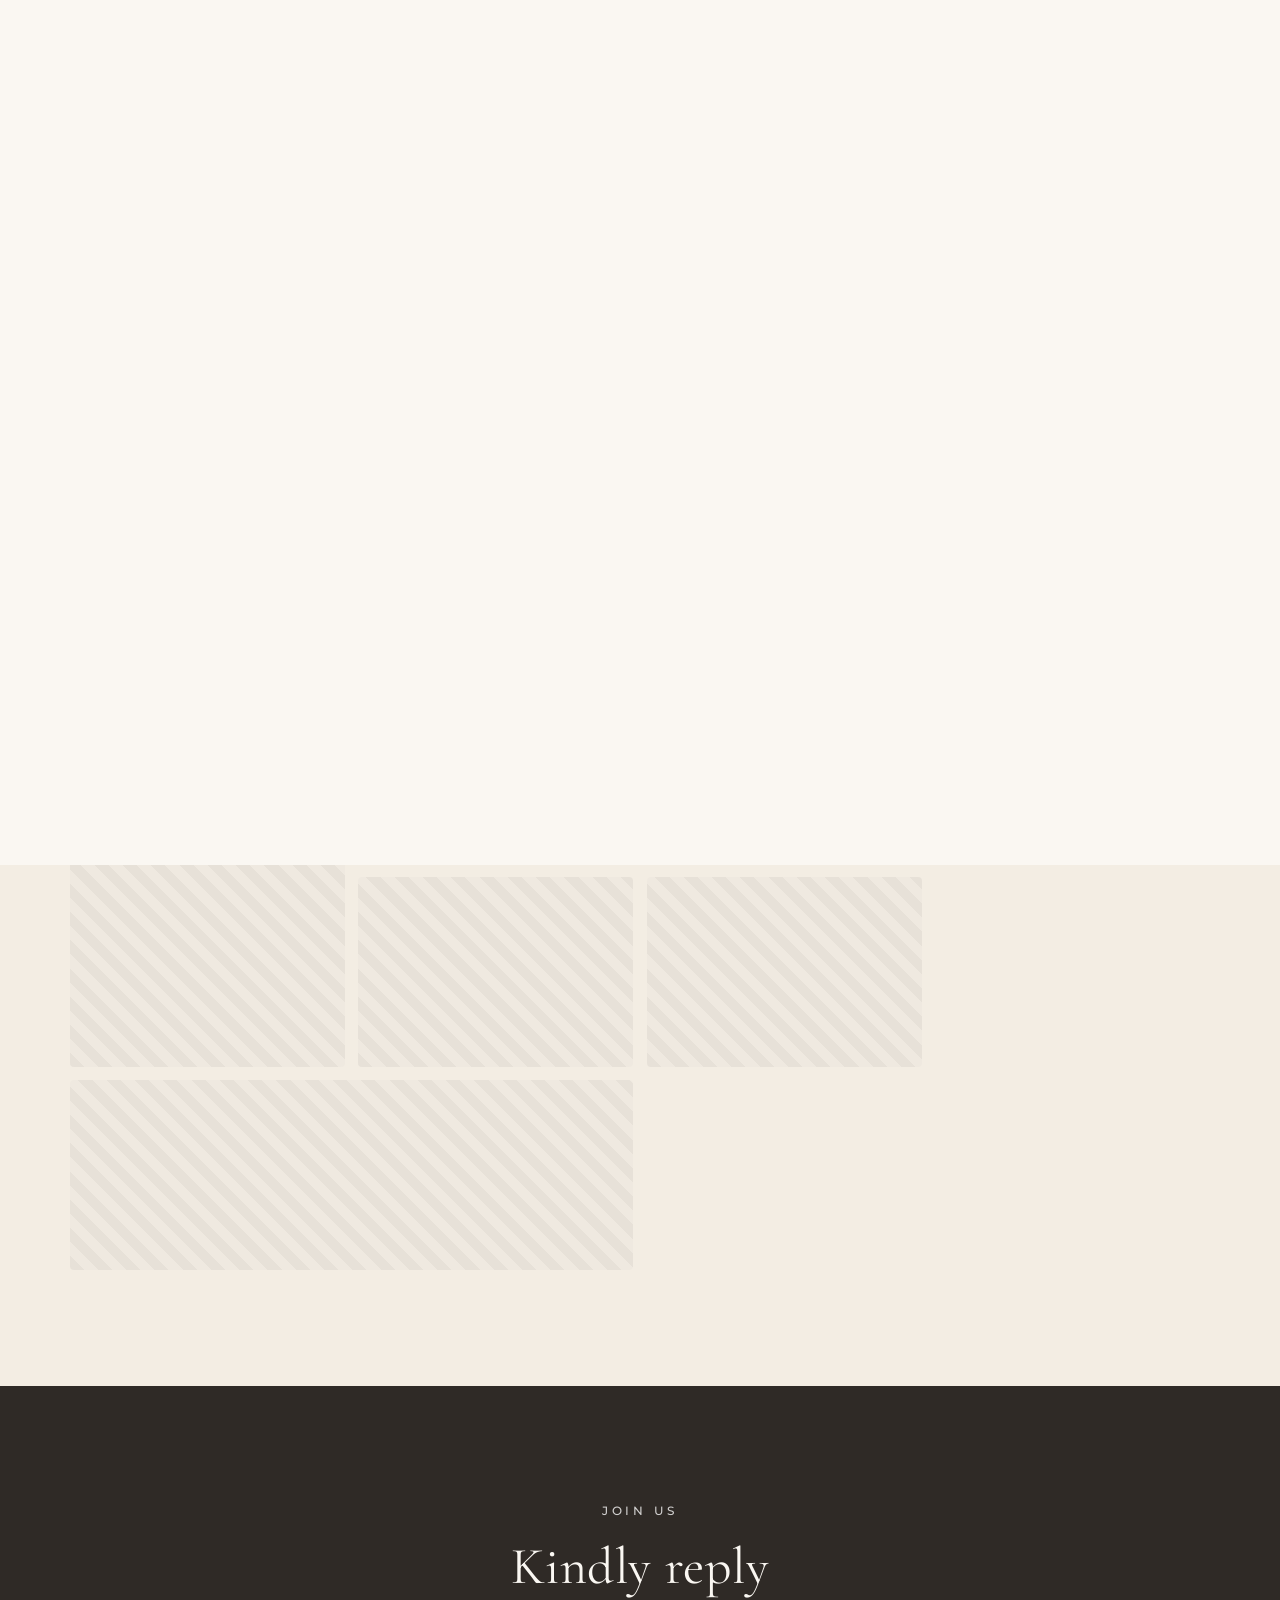
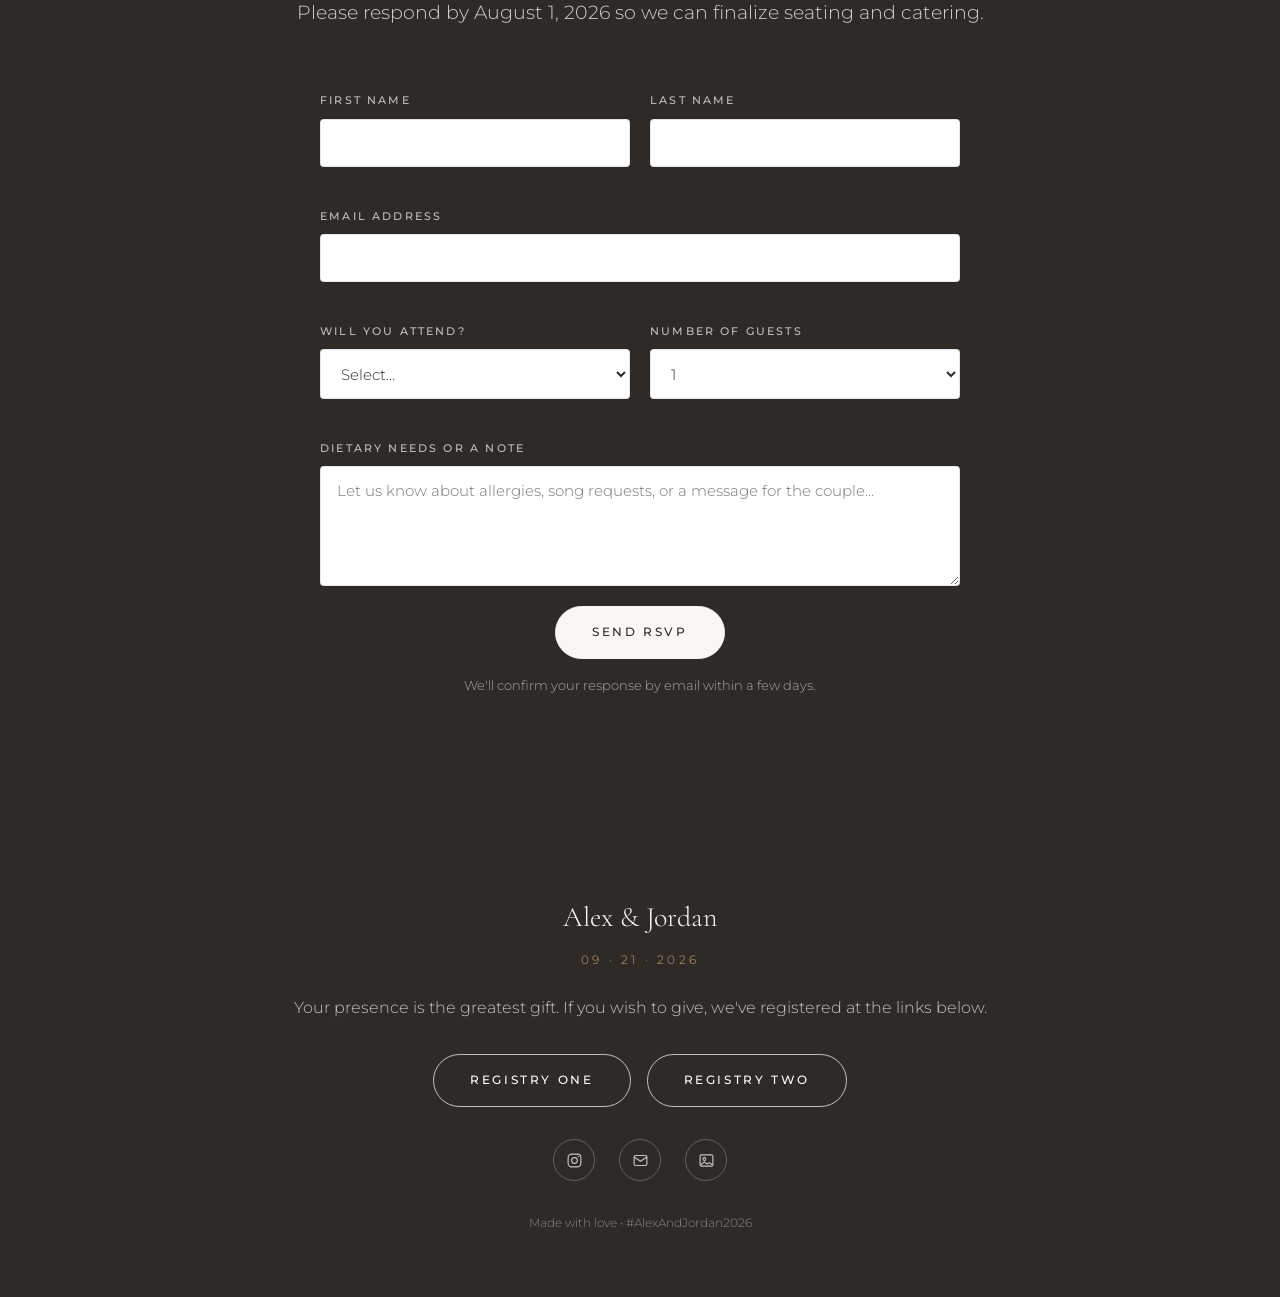
<file: wedding2.html>
<!DOCTYPE html>
<html lang="en">
<head>
<meta charset="UTF-8" />
<meta name="viewport" content="width=device-width, initial-scale=1.0" />
<title>Wedding Website</title>
<meta name="description" content="Join us as we celebrate our wedding day." />
<link rel="preconnect" href="https://fonts.googleapis.com">
<link rel="preconnect" href="https://fonts.gstatic.com" crossorigin>
<link href="https://fonts.googleapis.com/css2?family=Cormorant+Garamond:ital,wght@0,300;0,400;0,500;0,600;1,400&family=Montserrat:wght@300;400;500;600&display=swap" rel="stylesheet">
<style>
:root {
  --cream: #faf7f2; --cream-deep: #f3ede3; --ink: #2f2a26; --ink-soft: #6b625a;
  --sage: #8a9a7b; --sage-dark: #6f8062; --blush: #d9a5a0; --gold: #c2a878;
  --white: #ffffff; --line: rgba(47,42,38,0.12);
  --serif: "Cormorant Garamond", Georgia, "Times New Roman", serif;
  --sans: "Montserrat", -apple-system, BlinkMacSystemFont, "Segoe UI", sans-serif;
  --max: 1140px; --max-narrow: 720px; --radius: 4px; --radius-lg: 14px;
  --section-y: clamp(4rem, 9vw, 8rem); --ease: cubic-bezier(0.22, 0.61, 0.36, 1);
}
*, *::before, *::after { box-sizing: border-box; }
html { scroll-behavior: smooth; -webkit-text-size-adjust: 100%; }
body { margin: 0; font-family: var(--sans); font-weight: 300; font-size: 1rem; line-height: 1.75; color: var(--ink); background: var(--cream); overflow-x: hidden; }
body.is-editing { padding-bottom: 7rem; }
img { max-width: 100%; display: block; }
a { color: inherit; text-decoration: none; }
button { font: inherit; cursor: pointer; }
ul { list-style: none; margin: 0; padding: 0; }
h1, h2, h3, h4 { font-family: var(--serif); font-weight: 400; line-height: 1.15; margin: 0; letter-spacing: 0.01em; }
h1 { font-size: clamp(2.75rem, 8vw, 5.5rem); }
h2 { font-size: clamp(2rem, 5vw, 3.25rem); }
h3 { font-size: clamp(1.35rem, 3vw, 1.9rem); }
p { margin: 0 0 1rem; }
::selection { background: var(--sage); color: var(--white); }
.container { width: min(100% - 3rem, var(--max)); margin-inline: auto; }
.container--narrow { width: min(100% - 3rem, var(--max-narrow)); margin-inline: auto; }
.section { padding-block: var(--section-y); position: relative; }
.section--cream { background: var(--cream); }
.section--deep { background: var(--cream-deep); }
.section--ink { background: var(--ink); color: var(--cream); }
.eyebrow { font-family: var(--sans); font-size: 0.72rem; font-weight: 500; letter-spacing: 0.32em; text-transform: uppercase; color: var(--sage-dark); margin: 0 0 1rem; }
.section--ink .eyebrow { color: var(--gold); }
.section-head { text-align: center; margin-bottom: clamp(2.5rem, 5vw, 4rem); }
.section-head p { max-width: 52ch; margin-inline: auto; color: var(--ink-soft); }
.section--ink .section-head p { color: rgba(255,255,255,0.78); }
.section-head p.rsvp-intro { font-size: 1.2rem; line-height: 1.6; max-width: none; }
@media (min-width: 700px) { .section-head p.rsvp-intro { white-space: nowrap; } }
.rule { width: 64px; height: 1px; margin: 1.5rem auto 0; background: var(--gold); border: 0; }
.btn { display: inline-flex; align-items: center; justify-content: center; gap: 0.5rem; padding: 0.95rem 2.25rem; font-family: var(--sans); font-size: 0.74rem; font-weight: 500; letter-spacing: 0.22em; text-transform: uppercase; border: 1px solid var(--ink); border-radius: 999px; background: var(--ink); color: var(--cream); transition: background .35s var(--ease), color .35s var(--ease), transform .35s var(--ease), border-color .35s var(--ease); }
.btn:hover { background: transparent; color: var(--ink); transform: translateY(-2px); }
.btn--light { background: var(--cream); border-color: var(--cream); color: var(--ink); }
.btn--light:hover { background: transparent; color: var(--cream); }
.btn--light-ghost { background: transparent; border-color: rgba(255,255,255,.7); color: var(--white); }
.btn--light-ghost:hover { background: var(--cream); color: var(--ink); border-color: var(--cream); }
.nav { position: fixed; inset: 0 0 auto 0; z-index: 100; padding: 1.25rem 0; transition: background .4s var(--ease), padding .4s var(--ease), box-shadow .4s var(--ease); }
.nav__inner { display: flex; align-items: center; justify-content: space-between; gap: 1rem; }
.nav__brand { font-family: var(--serif); font-size: 1.5rem; letter-spacing: 0.06em; color: var(--white); transition: color .4s var(--ease); }
.nav__links { display: flex; gap: 2rem; }
.nav__links a { font-size: 0.72rem; font-weight: 500; letter-spacing: 0.2em; text-transform: uppercase; color: var(--white); position: relative; padding-bottom: 4px; transition: color .4s var(--ease); }
.nav__links a::after { content: ""; position: absolute; left: 0; bottom: 0; width: 0; height: 1px; background: currentColor; transition: width .35s var(--ease); }
.nav__links a:hover::after { width: 100%; }
.nav.is-scrolled { background: rgba(250, 247, 242, 0.94); backdrop-filter: blur(10px); padding: 0.85rem 0; box-shadow: 0 1px 0 var(--line); }
.nav.is-scrolled .nav__brand, .nav.is-scrolled .nav__links a { color: var(--ink); }
.nav__toggle { display: none; background: none; border: 0; padding: 0.5rem; flex-direction: column; gap: 5px; }
.nav__toggle span { width: 26px; height: 1.5px; background: var(--white); display: block; transition: background .4s var(--ease), transform .3s var(--ease), opacity .3s var(--ease); }
.nav.is-scrolled .nav__toggle span { background: var(--ink); }
.hero { position: relative; min-height: 100svh; display: grid; place-items: center; text-align: center; color: var(--white); overflow: hidden; padding: 7rem 1.5rem 5rem; }
.hero__bg { position: absolute; inset: 0; z-index: -2; background-color: #a89f92; background-image: linear-gradient(180deg, rgba(30,26,22,.45) 0%, rgba(30,26,22,.30) 45%, rgba(30,26,22,.62) 100%); background-size: cover; background-position: center; transform: scale(1.04); animation: heroZoom 18s var(--ease) forwards; }
@keyframes heroZoom { to { transform: scale(1); } }
.hero__inner { max-width: 860px; }
.hero__eyebrow { font-size: 0.72rem; font-weight: 500; letter-spacing: 0.42em; text-transform: uppercase; color: rgba(255,255,255,.85); margin-bottom: 1.5rem; }
.hero__names { font-family: var(--serif); font-weight: 300; display: flex; flex-wrap: wrap; align-items: center; justify-content: center; gap: 0.4rem 1.25rem; }
.hero__names .amp { font-style: italic; color: var(--gold); font-size: 0.55em; line-height: 1; }
.hero__meta { margin-top: 2rem; font-size: 0.82rem; letter-spacing: 0.28em; text-transform: uppercase; color: rgba(255,255,255,.9); }
.hero__meta .dot { color: var(--gold); margin: 0 0.6rem; }
.hero__cta { margin-top: 2.75rem; display: flex; gap: 1rem; justify-content: center; flex-wrap: wrap; }
.countdown { display: flex; justify-content: center; align-items: center; gap: clamp(1.25rem, 5vw, 3rem); margin-top: 3.5rem; flex-wrap: wrap; }
.countdown__unit { text-align: center; min-width: 58px; }
.countdown__num { font-family: var(--serif); font-size: clamp(1.9rem, 5vw, 3rem); line-height: 1; display: block; }
.countdown__label { font-size: 0.6rem; letter-spacing: 0.24em; text-transform: uppercase; color: rgba(255,255,255,.7); margin-top: 0.5rem; display: block; }
.countdown-done { font-family: var(--serif); font-size: clamp(1.6rem, 4vw, 2.4rem); margin: 0; color: var(--white); }
/* scroll hint: text and line are separate, independently deletable */
.scroll-hint-wrap { position: absolute; bottom: 2rem; left: 50%; transform: translateX(-50%); display: flex; flex-direction: column; align-items: center; }
.scroll-hint { font-size: 0.6rem; letter-spacing: 0.3em; text-transform: uppercase; color: rgba(255,255,255,.7); }
.scroll-line { display: block; width: 20px; height: 42px; margin-top: 0.75rem; background-image: linear-gradient(var(--gold), transparent); background-size: 1px 100%; background-position: center; background-repeat: no-repeat; animation: hintPulse 2.2s ease-in-out infinite; }
@keyframes hintPulse { 0%,100% { opacity: .3; } 50% { opacity: 1; } }
.story { display: grid; grid-template-columns: 1fr 1fr; gap: clamp(2rem, 6vw, 5rem); align-items: center; }
.story__media { position: relative; }
.story__body h2 { margin-bottom: 1.25rem; }
.story__body p { color: var(--ink-soft); }
.story__quote { font-family: var(--serif); font-style: italic; font-size: 1.3rem; color: var(--sage-dark); border-left: 2px solid var(--gold); padding-left: 1.25rem; margin: 1.75rem 0; }
.cards { display: grid; grid-template-columns: repeat(auto-fit, minmax(260px, 1fr)); gap: 1.75rem; }
.card { background: var(--white); border: 1px solid var(--line); border-radius: var(--radius-lg); padding: 2.5rem 2rem; text-align: center; transition: transform .4s var(--ease), box-shadow .4s var(--ease), border-color .4s var(--ease); }
.card:hover { transform: translateY(-6px); box-shadow: 0 22px 45px -28px rgba(47,42,38,.45); border-color: transparent; }
.card__icon { width: 52px; height: 52px; margin: 0 auto 1.25rem; display: grid; place-items: center; border-radius: 50%; background: var(--cream-deep); color: var(--sage-dark); }
.card__icon svg { width: 24px; height: 24px; }
.card h3 { margin-bottom: 0.75rem; }
.card p { color: var(--ink-soft); font-size: 0.95rem; margin-bottom: 0.35rem; }
.card__label { font-size: 0.66rem; letter-spacing: 0.22em; text-transform: uppercase; color: var(--sage-dark); display: block; margin-top: 1.25rem; }
.timeline { max-width: 760px; margin-inline: auto; position: relative; }
.timeline::before { content: ""; position: absolute; left: 78px; top: 8px; bottom: 8px; width: 1px; background: linear-gradient(var(--gold), var(--line)); }
.timeline__item { display: grid; grid-template-columns: 78px 1fr; gap: 2rem; padding-bottom: 2.75rem; position: relative; }
.timeline__item:last-child { padding-bottom: 0; }
.timeline__time { font-family: var(--serif); font-size: 1.15rem; text-align: right; color: var(--gold); padding-top: 0.15rem; }
.timeline__body { position: relative; padding-left: 2rem; }
.timeline__body::before { content: ""; position: absolute; left: -6px; top: 10px; width: 11px; height: 11px; border-radius: 50%; background: var(--cream); border: 2px solid var(--sage); }
.timeline__body h3 { margin-bottom: 0.35rem; }
.timeline__body p { color: var(--ink-soft); font-size: 0.95rem; margin: 0; }
.gallery { display: grid; gap: 0.85rem; grid-template-columns: repeat(4, 1fr); grid-auto-rows: 190px; }
.gallery .frame { overflow: hidden; border-radius: var(--radius); position: relative; }
.gallery .frame img { width: 100%; height: 100%; object-fit: cover; transition: transform .8s var(--ease), filter .8s var(--ease); }
.gallery .frame:hover img { transform: scale(1.07); filter: brightness(1.06); }
.gallery .frame[data-size="wide"] { grid-column: span 2; }
.gallery .frame[data-size="tall"] { grid-row: span 2; }
.gallery .frame[data-size="big"]  { grid-column: span 2; grid-row: span 2; }
.rsvp { max-width: 640px; margin-inline: auto; }
.form-grid { display: grid; grid-template-columns: 1fr 1fr; gap: 1.25rem; }
.field { display: flex; flex-direction: column; gap: 0.5rem; margin-bottom: 1.25rem; }
.field--full { grid-column: 1 / -1; }
.field label { font-size: 0.68rem; font-weight: 500; letter-spacing: 0.2em; text-transform: uppercase; color: var(--ink-soft); }
.section--ink .field label { color: rgba(255,255,255,.7); }
.field input, .field select, .field textarea { font-family: var(--sans); font-size: 0.95rem; font-weight: 300; padding: 0.85rem 1rem; border: 1px solid var(--line); border-radius: var(--radius); background: var(--white); color: var(--ink); width: 100%; transition: border-color .3s var(--ease), box-shadow .3s var(--ease); }
.field textarea { resize: vertical; min-height: 120px; }
.field input:focus, .field select:focus, .field textarea:focus { outline: none; border-color: var(--sage); box-shadow: 0 0 0 3px rgba(138,154,123,.18); }
.form-note { font-size: 0.8rem; color: var(--ink-soft); margin-top: 1rem; text-align: center; }
.section--ink .form-note { color: rgba(255,255,255,.6); }
.form-success { display: none; text-align: center; padding: 3rem 1rem; }
.form-success.is-visible { display: block; animation: fadeUp .6s var(--ease) both; }
.form-success h3 { color: var(--gold); margin-bottom: 0.75rem; }
.registry-links { display: flex; gap: 1rem; justify-content: center; flex-wrap: wrap; margin-top: 2rem; }
.footer { background: var(--ink); color: rgba(250,247,242,.75); text-align: center; padding: 4rem 1.5rem 3rem; }
.footer__names { font-family: var(--serif); font-size: 1.75rem; color: var(--cream); margin-bottom: 0.5rem; }
.footer__date { font-size: 0.72rem; letter-spacing: 0.28em; text-transform: uppercase; color: var(--gold); }
.footer__social { display: flex; gap: 1.5rem; justify-content: center; margin: 2rem 0; }
.footer__social a { width: 42px; height: 42px; display: grid; place-items: center; border: 1px solid rgba(250,247,242,.25); border-radius: 50%; transition: background .35s var(--ease), border-color .35s var(--ease), color .35s var(--ease); }
.footer__social a:hover { background: var(--gold); border-color: var(--gold); color: var(--ink); }
.footer__social svg { width: 17px; height: 17px; }
.footer__copy { font-size: 0.72rem; color: rgba(250,247,242,.45); margin-top: 1.5rem; }
.reveal { opacity: 0; transform: translateY(28px); transition: opacity .9s var(--ease), transform .9s var(--ease); }
.reveal.is-in { opacity: 1; transform: none; }
@keyframes fadeUp { from { opacity: 0; transform: translateY(20px); } to { opacity: 1; transform: none; } }
@media (max-width: 900px) { .story { grid-template-columns: 1fr; } .story__media { max-width: 460px; margin-inline: auto; } .gallery { grid-template-columns: repeat(2, 1fr); grid-auto-rows: 160px; } }
@media (max-width: 720px) {
  .nav__toggle { display: flex; }
  .nav__links { position: fixed; inset: 0; flex-direction: column; justify-content: center; align-items: center; gap: 1.75rem; background: var(--cream); transform: translateY(-100%); transition: transform .5s var(--ease); z-index: -1; }
  .nav__links.is-open { transform: translateY(0); }
  .nav__links a { color: var(--ink); font-size: 0.85rem; }
  .nav.is-scrolled .nav__toggle span, .nav__toggle.is-open span { background: var(--ink); }
  .nav__toggle.is-open span:nth-child(1) { transform: translateY(6.5px) rotate(45deg); }
  .nav__toggle.is-open span:nth-child(2) { opacity: 0; }
  .nav__toggle.is-open span:nth-child(3) { transform: translateY(-6.5px) rotate(-45deg); }
  .form-grid { grid-template-columns: 1fr; }
  .timeline::before { left: 12px; }
  .timeline__item { grid-template-columns: 1fr; gap: 0.35rem; padding-left: 2.5rem; }
  .timeline__time { text-align: left; padding-top: 0; }
  .timeline__body { padding-left: 0; }
  .timeline__body::before { left: -2.35rem; }
}
@media (prefers-reduced-motion: reduce) { *, *::before, *::after { animation: none !important; transition: none !important; } html { scroll-behavior: auto; } .reveal { opacity: 1; transform: none; } }

/* ===== CUSTOMIZE UI ===== */
.editor-bar { position: fixed; left: 50%; bottom: 1.25rem; transform: translateX(-50%); z-index: 9999; display: flex; gap: .38rem; align-items: center; padding: .5rem .6rem; border-radius: 999px; background: rgba(47,42,38,.95); backdrop-filter: blur(8px); box-shadow: 0 14px 40px -12px rgba(0,0,0,.6); }
.editor-btn { border: 0; border-radius: 999px; padding: .56rem .95rem; font-family: var(--sans); font-size: .58rem; font-weight: 600; letter-spacing: .12em; text-transform: uppercase; background: var(--gold); color: var(--ink); cursor: pointer; transition: background .25s var(--ease), color .25s var(--ease); white-space: nowrap; }
.editor-btn:hover { background: #d8c08f; }
.editor-btn--ghost { background: transparent; color: rgba(255,255,255,.82); border: 1px solid rgba(255,255,255,.28); }
.editor-btn--ghost:hover { background: rgba(255,255,255,.12); color: #fff; }
.editor-btn--accent { background: var(--sage); color: #fff; }
.editor-btn--accent:hover { background: var(--sage-dark); }
.editor-btn[hidden] { display: none; }
.editor-hint { display: none; color: rgba(255,255,255,.72); font-size: .58rem; letter-spacing: .06em; padding: 0 .35rem; }
body.is-editing .editor-hint { display: inline; }
@media (max-width: 900px) { .editor-hint { display: none !important; } .editor-bar { flex-wrap: wrap; justify-content: center; max-width: 95vw; border-radius: 16px; } }

.editor-panel { position: fixed; top: 5rem; right: 1rem; z-index: 9998; width: min(92vw, 340px); max-height: 72vh; overflow: auto; background: #fff; border-radius: 14px; padding: .8rem 1rem 1rem; box-shadow: 0 24px 60px -20px rgba(0,0,0,.5); font-family: var(--sans); }
.editor-panel[hidden] { display: none; }
.panel-head { display: flex; align-items: center; justify-content: space-between; gap: 1rem; cursor: move; padding-bottom: .6rem; margin-bottom: .6rem; border-bottom: 1px solid var(--line); }
.panel-head h4 { font-family: var(--sans); font-size: .64rem; letter-spacing: .2em; text-transform: uppercase; color: var(--ink-soft); margin: 0; }
.panel-close { border: 0; background: rgba(0,0,0,.06); border-radius: 6px; width: 24px; height: 24px; line-height: 1; font-size: .7rem; color: var(--ink); cursor: pointer; }
.panel-close:hover { background: rgba(0,0,0,.14); }
.editor-panel label { display: flex; align-items: center; justify-content: space-between; gap: 1rem; font-size: .78rem; color: var(--ink); padding: .32rem 0; }
.editor-panel input[type="color"] { width: 44px; height: 28px; border: 1px solid var(--line); border-radius: 6px; background: none; padding: 2px; cursor: pointer; }
.editor-panel input[type="url"], .editor-panel input[type="email"], .editor-panel input[type="text"], .editor-panel input[type="datetime-local"] { width: 100%; padding: .6rem .7rem; border: 1px solid var(--line); border-radius: 8px; font-size: .8rem; font-family: var(--sans); }
.editor-panel .hint { font-size: .7rem; color: var(--ink-soft); margin: .7rem 0 0; line-height: 1.5; }
.editor-panel .hint a { color: var(--sage-dark); text-decoration: underline; }
.editor-panel .link-row { margin-bottom: .7rem; }
.editor-panel .link-row span { display: block; font-size: .68rem; color: var(--ink-soft); margin-bottom: .25rem; letter-spacing: .05em; }

body.is-editing [data-edit] { outline: 1px dashed rgba(194,168,120,.95); outline-offset: 4px; border-radius: 2px; cursor: text; transition: outline-color .2s var(--ease); }
body.is-editing [data-edit]:hover { outline-color: var(--sage); }
body.is-editing [data-edit]:focus { outline: 2px solid var(--sage); outline-offset: 4px; }
body.is-editing .scroll-line { outline-offset: 0; }

.photo-slot.is-empty { background: repeating-linear-gradient(45deg, #e7e1d8 0, #e7e1d8 10px, #efe9e0 10px, #efe9e0 20px); }
body.is-editing .photo-slot { cursor: pointer; }
body.is-editing .photo-slot:hover { opacity: .82; }
body.is-editing .photo-slot.is-empty::after { content: "＋ Add photo"; position: absolute; inset: 0; display: grid; place-items: center; color: #a99f90; font-size: .6rem; letter-spacing: .2em; text-transform: uppercase; pointer-events: none; }
.photo-slot { position: relative; }
.story-frame { position: relative; border-radius: var(--radius-lg); overflow: hidden; }
.story-frame img { width: 100%; object-fit: cover; aspect-ratio: 4/5; }
.story-frame[data-size="square"] img { aspect-ratio: 1 / 1; }
.story-frame[data-size="landscape"] img { aspect-ratio: 3 / 2; }
.story-frame[data-size="portrait"] img { aspect-ratio: 4 / 5; }
.frame-controls, .box-controls, .sched-controls { position: absolute; top: .55rem; right: .55rem; display: none; gap: .3rem; z-index: 20; flex-wrap: wrap; justify-content: flex-end; max-width: 90%; }
body.is-editing .frame-controls, body.is-editing .box-controls, body.is-editing .sched-controls { display: flex; }
.frame-controls button, .box-controls button, .sched-controls button { border: 0; border-radius: 999px; padding: .36rem .58rem; font-family: var(--sans); font-size: .52rem; font-weight: 600; letter-spacing: .08em; text-transform: uppercase; background: rgba(47,42,38,.92); color: #fff; cursor: pointer; transition: background .2s var(--ease); }
.frame-controls button:hover, .box-controls button:hover, .sched-controls button:hover { background: var(--sage); }
.frame-controls button[data-action="delete"], .box-controls button[data-action="delete"], .sched-controls button[data-action="delete"] { background: rgba(180,84,78,.95); }
.box-wrap { position: relative; display: flex; }
.box-wrap .card { flex: 1; }

.el-tools { position: fixed; z-index: 10001; display: flex; gap: .3rem; align-items: center; padding: .35rem .4rem; border-radius: 10px; background: rgba(47,42,38,.97); box-shadow: 0 12px 30px -10px rgba(0,0,0,.6); }
.el-tools[hidden] { display: none; }
.el-tools button { border: 0; border-radius: 7px; padding: .34rem .5rem; font-family: var(--sans); font-size: .56rem; font-weight: 600; letter-spacing: .06em; text-transform: uppercase; background: rgba(255,255,255,.15); color: #fff; cursor: pointer; white-space: nowrap; }
.el-tools button:hover { background: var(--sage); }
.el-tools button[data-el="del"] { background: #b4544e; }
.el-tools button[data-el="del"]:hover { background: #c96a64; }
.el-tools .size-label { color: rgba(255,255,255,.7); font-family: var(--sans); font-size: .54rem; letter-spacing: .05em; padding: 0 .2rem; min-width: 34px; text-align: center; }
.el-grip { position: fixed; z-index: 10001; width: 16px; height: 16px; border-radius: 4px; background: var(--sage); border: 2px solid #fff; cursor: nwse-resize; box-shadow: 0 2px 8px rgba(0,0,0,.4); }
.el-grip[hidden] { display: none; }
</style>
</head>
<body>

<script id="weddingConfig">window.WEDDING_CONFIG = { endpoint: "", date: "2026-09-21T16:30:00" };</script>

<div class="editor-bar" id="editorBar">
  <button type="button" class="editor-btn" id="editToggle">Customize</button>
  <button type="button" class="editor-btn editor-btn--accent" id="addPhotoBtn" hidden>+ Photo</button>
  <button type="button" class="editor-btn editor-btn--accent" id="addBoxBtn" hidden>+ Box</button>
  <button type="button" class="editor-btn editor-btn--accent" id="addEventBtn" hidden>+ Event</button>
  <button type="button" class="editor-btn editor-btn--ghost" id="colorsBtn" hidden>Colours</button>
  <button type="button" class="editor-btn editor-btn--ghost" id="dateBtn" hidden>Date</button>
  <button type="button" class="editor-btn editor-btn--ghost" id="linksBtn" hidden>Links</button>
  <button type="button" class="editor-btn editor-btn--ghost" id="bgBtn" hidden>Background</button>
  <button type="button" class="editor-btn editor-btn--ghost" id="settingsBtn" hidden>RSVP email</button>
  <button type="button" class="editor-btn" id="exportBtn" hidden>Export</button>
  <button type="button" class="editor-btn editor-btn--ghost" id="resetBtn" hidden>Reset</button>
  <span class="editor-hint">Click text to edit &bull; drag the green handle to resize</span>
</div>

<div class="el-tools" id="elTools" hidden>
  <button type="button" data-el="minus">A−</button>
  <span class="size-label" id="sizeLabel">16</span>
  <button type="button" data-el="plus">A+</button>
  <button type="button" data-el="delbox" id="delBoxBtn">Delete box</button>
  <button type="button" data-el="del">Delete text</button>
</div>
<div class="el-grip" id="elGrip" hidden title="Drag to resize text"></div>

<div class="editor-panel" id="colorsPanel" hidden>
  <div class="panel-head"><h4>Theme colours</h4><button type="button" class="panel-close" aria-label="Close">✕</button></div>
  <label>Cream <input type="color" data-var="--cream"></label>
  <label>Deep cream <input type="color" data-var="--cream-deep"></label>
  <label>Ink (dark) <input type="color" data-var="--ink"></label>
  <label>Soft text <input type="color" data-var="--ink-soft"></label>
  <label>Sage <input type="color" data-var="--sage"></label>
  <label>Sage dark <input type="color" data-var="--sage-dark"></label>
  <label>Gold <input type="color" data-var="--gold"></label>
  <label>Blush <input type="color" data-var="--blush"></label>
</div>

<div class="editor-panel" id="datePanel" hidden>
  <div class="panel-head"><h4>Wedding date</h4><button type="button" class="panel-close" aria-label="Close">✕</button></div>
  <input type="datetime-local" id="dateInput" />
  <p class="hint">This drives the live countdown on the first page.</p>
</div>

<div class="editor-panel" id="linksPanel" hidden>
  <div class="panel-head"><h4>Button links</h4><button type="button" class="panel-close" aria-label="Close">✕</button></div>
  <div id="linksList"></div>
  <p class="hint">Paste a full URL (https://…) for each button. Leave "#" to keep it on the page.</p>
</div>

<div class="editor-panel" id="settingsPanel" hidden>
  <div class="panel-head"><h4>RSVP email</h4><button type="button" class="panel-close" aria-label="Close">✕</button></div>
  <input type="url" id="endpointInput" placeholder="https://formspree.io/f/yourID" />
  <p class="hint">Paste a form endpoint so every RSVP is emailed to you. Create a free one at <a href="https://formspree.io" target="_blank" rel="noopener">formspree.io</a>, set the notification email, then copy its endpoint URL.</p>
</div>

<div id="site">

<header class="nav" id="nav">
  <div class="container nav__inner">
    <a href="#top" class="nav__brand" data-edit="brand">A &amp; J</a>
    <nav>
      <ul class="nav__links" id="navLinks">
        <li><a href="#story" data-edit="nav1">Our Story</a></li>
        <li><a href="#details" data-edit="nav2">Details</a></li>
        <li><a href="#schedule" data-edit="nav3">Schedule</a></li>
        <li><a href="#gallery" data-edit="nav4">Gallery</a></li>
        <li><a href="#rsvp" data-edit="nav5">RSVP</a></li>
      </ul>
    </nav>
    <button class="nav__toggle" id="navToggle" aria-label="Toggle menu" aria-expanded="false"><span></span><span></span><span></span></button>
  </div>
</header>

<section class="hero" id="top">
  <div class="hero__bg" id="heroBg"></div>
  <div class="hero__inner">
    <p class="hero__eyebrow" data-edit="heroEyebrow">We're getting married</p>
    <h1 class="hero__names" data-edit="heroNames"><span>Alex</span><span class="amp">&amp;</span><span>Jordan</span></h1>
    <p class="hero__meta" data-edit="heroMeta">September 21, 2026 <span class="dot">&bull;</span> Willow Creek Estate <span class="dot">&bull;</span> Napa Valley</p>
    <div class="countdown" id="countdown" aria-label="Countdown to wedding day">
      <div class="countdown__unit"><span class="countdown__num" data-unit="days">--</span><span class="countdown__label">Days</span></div>
      <div class="countdown__unit"><span class="countdown__num" data-unit="hours">--</span><span class="countdown__label">Hours</span></div>
      <div class="countdown__unit"><span class="countdown__num" data-unit="minutes">--</span><span class="countdown__label">Minutes</span></div>
      <div class="countdown__unit"><span class="countdown__num" data-unit="seconds">--</span><span class="countdown__label">Seconds</span></div>
      <p class="countdown-done" data-edit="countdownDone" hidden>Today is the day!</p>
    </div>
    <div class="hero__cta">
      <a href="#rsvp" class="btn btn--light" data-link="cta1" data-edit="cta1">RSVP Now</a>
      <a href="#details" class="btn btn--light-ghost" data-link="cta2" data-edit="cta2">Wedding Details</a>
    </div>
  </div>
  <div class="scroll-hint-wrap">
    <span class="scroll-hint" data-edit="scrollHint">Scroll</span>
    <span class="scroll-line" data-edit="scrollLine">&#8203;</span>
  </div>
</section>

<section class="section section--cream" id="story">
  <div class="container">
    <div class="story">
      <div class="story__media reveal">
        <div class="story-frame" data-frame="story" data-size="portrait">
          <img class="photo-slot is-empty" data-photo="story" alt="The couple together" src="[data-uri]" />
          <div class="frame-controls" data-control><button type="button" data-action="resize">Resize</button><button type="button" data-action="clear-photo">Remove photo</button><button type="button" data-action="delete">Delete frame</button></div>
        </div>
      </div>
      <div class="story__body reveal">
        <p class="eyebrow" data-edit="storyEyebrow">Our Story</p>
        <h2 data-edit="storyHeading">From a chance meeting to forever</h2>
        <div data-edit="storyBody">
          <p>It started with a shared table at a tiny café and a conversation that lasted until closing time. Six years, two cities, and one very opinionated dog later, we're ready to say "I do."</p>
          <p>We can't wait to celebrate this next chapter surrounded by the people who shaped us. Thank you for being part of our story.</p>
        </div>
        <p class="story__quote" data-edit="storyQuote">"Whatever our souls are made of, his and mine are the same."</p>
      </div>
    </div>
  </div>
</section>

<section class="section section--deep" id="details">
  <div class="container">
    <div class="section-head reveal">
      <p class="eyebrow" data-edit="detailsEyebrow">The Details</p>
      <h2 data-edit="detailsHeading">Everything you need to know</h2>
      <hr class="rule" />
    </div>
    <div class="cards" id="cardsGrid">
      <div class="box-wrap" data-box="card1">
        <article class="card reveal" data-edit="card1">
          <div class="card__icon" data-noedit><svg viewBox="0 0 24 24" fill="none" stroke="currentColor" stroke-width="1.5"><path d="M12 21s-7-4.35-7-10a7 7 0 0 1 14 0c0 5.65-7 10-7 10z"/><circle cx="12" cy="11" r="2.5"/></svg></div>
          <h3>Ceremony</h3><p>Willow Creek Estate Gardens</p><p>4:30 in the afternoon</p><span class="card__label">September 21, 2026</span>
        </article>
        <div class="box-controls" data-control><button type="button" data-action="duplicate">Duplicate</button><button type="button" data-action="delete">Delete</button></div>
      </div>
      <div class="box-wrap" data-box="card2">
        <article class="card reveal" data-edit="card2">
          <div class="card__icon" data-noedit><svg viewBox="0 0 24 24" fill="none" stroke="currentColor" stroke-width="1.5"><path d="M5 3v18M5 8h14M19 3v18M9 8v13M15 8v13"/></svg></div>
          <h3>Reception</h3><p>The Grand Barn</p><p>Dinner, dancing &amp; toasts</p><span class="card__label">6:00 PM &ndash; Midnight</span>
        </article>
        <div class="box-controls" data-control><button type="button" data-action="duplicate">Duplicate</button><button type="button" data-action="delete">Delete</button></div>
      </div>
      <div class="box-wrap" data-box="card3">
        <article class="card reveal" data-edit="card3">
          <div class="card__icon" data-noedit><svg viewBox="0 0 24 24" fill="none" stroke="currentColor" stroke-width="1.5"><path d="M3 7l9-4 9 4-9 4-9-4z"/><path d="M3 7v10l9 4 9-4V7"/><path d="M12 11v10"/></svg></div>
          <h3>Accommodations</h3><p>A block of rooms is reserved</p><p>at The Vineyard Inn</p><span class="card__label">Mention "Alex &amp; Jordan"</span>
        </article>
        <div class="box-controls" data-control><button type="button" data-action="duplicate">Duplicate</button><button type="button" data-action="delete">Delete</button></div>
      </div>
      <div class="box-wrap" data-box="card4">
        <article class="card reveal" data-edit="card4">
          <div class="card__icon" data-noedit><svg viewBox="0 0 24 24" fill="none" stroke="currentColor" stroke-width="1.5"><path d="M12 2l2.4 6.9H21l-5.3 4 2 6.9L12 15.8 6.3 19.8l2-6.9L3 8.9h6.6z"/></svg></div>
          <h3>Dress Code</h3><p>Garden formal</p><p>Earth tones encouraged</p><span class="card__label">Ceremony is outdoors</span>
        </article>
        <div class="box-controls" data-control><button type="button" data-action="duplicate">Duplicate</button><button type="button" data-action="delete">Delete</button></div>
      </div>
    </div>
  </div>
</section>

<section class="section section--cream" id="schedule">
  <div class="container">
    <div class="section-head reveal">
      <p class="eyebrow" data-edit="scheduleEyebrow">The Day</p>
      <h2 data-edit="scheduleHeading">Order of events</h2>
      <hr class="rule" />
    </div>
    <div class="timeline" id="timeline">
      <div class="timeline__item reveal" data-sched="s1" data-edit="sched1"><div class="timeline__time">4:00 PM</div><div class="timeline__body"><h3>Guest Arrival</h3><p>Welcome drinks on the garden terrace.</p></div><div class="sched-controls" data-control><button type="button" data-action="duplicate">Duplicate</button><button type="button" data-action="delete">Delete</button></div></div>
      <div class="timeline__item reveal" data-sched="s2" data-edit="sched2"><div class="timeline__time">4:30 PM</div><div class="timeline__body"><h3>Ceremony</h3><p>Please be seated by 4:25 PM.</p></div><div class="sched-controls" data-control><button type="button" data-action="duplicate">Duplicate</button><button type="button" data-action="delete">Delete</button></div></div>
      <div class="timeline__item reveal" data-sched="s3" data-edit="sched3"><div class="timeline__time">5:15 PM</div><div class="timeline__body"><h3>Cocktail Hour</h3><p>Canapés, cocktails &amp; live music.</p></div><div class="sched-controls" data-control><button type="button" data-action="duplicate">Duplicate</button><button type="button" data-action="delete">Delete</button></div></div>
      <div class="timeline__item reveal" data-sched="s4" data-edit="sched4"><div class="timeline__time">6:30 PM</div><div class="timeline__body"><h3>Dinner &amp; Toasts</h3><p>A seated three-course dinner in the barn.</p></div><div class="sched-controls" data-control><button type="button" data-action="duplicate">Duplicate</button><button type="button" data-action="delete">Delete</button></div></div>
      <div class="timeline__item reveal" data-sched="s5" data-edit="sched5"><div class="timeline__time">8:00 PM</div><div class="timeline__body"><h3>First Dance &amp; Party</h3><p>Dancing until midnight.</p></div><div class="sched-controls" data-control><button type="button" data-action="duplicate">Duplicate</button><button type="button" data-action="delete">Delete</button></div></div>
      <div class="timeline__item reveal" data-sched="s6" data-edit="sched6"><div class="timeline__time">11:45 PM</div><div class="timeline__body"><h3>Send-Off</h3><p>Join us outside for a sparkler farewell.</p></div><div class="sched-controls" data-control><button type="button" data-action="duplicate">Duplicate</button><button type="button" data-action="delete">Delete</button></div></div>
    </div>
  </div>
</section>

<section class="section section--deep" id="gallery">
  <div class="container">
    <div class="section-head reveal">
      <p class="eyebrow" data-edit="galleryEyebrow">Moments</p>
      <h2 data-edit="galleryHeading">Our favourite memories</h2>
      <hr class="rule" />
    </div>
    <div class="gallery reveal" id="galleryGrid">
      <div class="frame" data-frame="g1" data-size="tall"><img class="photo-slot is-empty" data-photo="g1" alt="Gallery photo 1" src="[data-uri]" /><div class="frame-controls" data-control><button type="button" data-action="resize">Resize</button><button type="button" data-action="clear-photo">Remove photo</button><button type="button" data-action="duplicate">Duplicate</button><button type="button" data-action="delete">Delete frame</button></div></div>
      <div class="frame" data-frame="g2" data-size="wide"><img class="photo-slot is-empty" data-photo="g2" alt="Gallery photo 2" src="[data-uri]" /><div class="frame-controls" data-control><button type="button" data-action="resize">Resize</button><button type="button" data-action="clear-photo">Remove photo</button><button type="button" data-action="duplicate">Duplicate</button><button type="button" data-action="delete">Delete frame</button></div></div>
      <div class="frame" data-frame="g3" data-size=""><img class="photo-slot is-empty" data-photo="g3" alt="Gallery photo 3" src="[data-uri]" /><div class="frame-controls" data-control><button type="button" data-action="resize">Resize</button><button type="button" data-action="clear-photo">Remove photo</button><button type="button" data-action="duplicate">Duplicate</button><button type="button" data-action="delete">Delete frame</button></div></div>
      <div class="frame" data-frame="g4" data-size=""><img class="photo-slot is-empty" data-photo="g4" alt="Gallery photo 4" src="[data-uri]" /><div class="frame-controls" data-control><button type="button" data-action="resize">Resize</button><button type="button" data-action="clear-photo">Remove photo</button><button type="button" data-action="duplicate">Duplicate</button><button type="button" data-action="delete">Delete frame</button></div></div>
      <div class="frame" data-frame="g5" data-size=""><img class="photo-slot is-empty" data-photo="g5" alt="Gallery photo 5" src="[data-uri]" /><div class="frame-controls" data-control><button type="button" data-action="resize">Resize</button><button type="button" data-action="clear-photo">Remove photo</button><button type="button" data-action="duplicate">Duplicate</button><button type="button" data-action="delete">Delete frame</button></div></div>
      <div class="frame" data-frame="g6" data-size="wide"><img class="photo-slot is-empty" data-photo="g6" alt="Gallery photo 6" src="[data-uri]" /><div class="frame-controls" data-control><button type="button" data-action="resize">Resize</button><button type="button" data-action="clear-photo">Remove photo</button><button type="button" data-action="duplicate">Duplicate</button><button type="button" data-action="delete">Delete frame</button></div></div>
    </div>
  </div>
</section>

<section class="section section--ink" id="rsvp">
  <div class="container">
    <div class="section-head reveal">
      <p class="eyebrow" data-edit="rsvpEyebrow">Join Us</p>
      <h2 data-edit="rsvpHeading">Kindly reply</h2>
      <p class="rsvp-intro" data-edit="rsvpIntro">Please respond by August 1, 2026 so we can finalize seating and catering.</p>
    </div>
    <form class="rsvp" id="rsvpForm" novalidate>
      <div class="form-grid">
        <div class="field"><label for="fname">First Name</label><input type="text" id="fname" name="fname" required autocomplete="given-name" /></div>
        <div class="field"><label for="lname">Last Name</label><input type="text" id="lname" name="lname" required autocomplete="family-name" /></div>
        <div class="field field--full"><label for="email">Email Address</label><input type="email" id="email" name="email" required autocomplete="email" /></div>
        <div class="field"><label for="attending">Will you attend?</label><select id="attending" name="attending" required><option value="">Select&hellip;</option><option value="yes">Joyfully accepts</option><option value="no">Regretfully declines</option></select></div>
        <div class="field"><label for="guests">Number of Guests</label><select id="guests" name="guests"><option value="1">1</option><option value="2">2</option><option value="3">3</option><option value="4">4</option></select></div>
        <div class="field field--full"><label for="message">Dietary Needs or a Note</label><textarea id="message" name="message" placeholder="Let us know about allergies, song requests, or a message for the couple&hellip;"></textarea></div>
      </div>
      <div style="text-align:center"><button type="submit" class="btn btn--light" id="rsvpSubmit"><span data-edit="rsvpSubmitLabel">Send RSVP</span></button></div>
      <p class="form-note" data-edit="rsvpNote">We'll confirm your response by email within a few days.</p>
    </form>
    <div class="form-success" id="formSuccess" role="status" aria-live="polite">
      <h3 data-edit="successHeading">Thank you!</h3>
      <p data-edit="successText">Your RSVP has been received. We can't wait to celebrate with you.</p>
    </div>
  </div>
</section>

<footer class="footer" id="registry">
  <div class="container--narrow">
    <p class="footer__names" data-edit="footerNames">Alex &amp; Jordan</p>
    <p class="footer__date" data-edit="footerDate">09 &middot; 21 &middot; 2026</p>
    <p style="margin-top:1.5rem" data-edit="registryNote">Your presence is the greatest gift. If you wish to give, we've registered at the links below.</p>
    <div class="registry-links">
      <a href="#" class="btn btn--light-ghost" data-link="registry1" data-edit="registry1">Registry One</a>
      <a href="#" class="btn btn--light-ghost" data-link="registry2" data-edit="registry2">Registry Two</a>
    </div>
    <div class="footer__social">
      <a href="#" aria-label="Instagram" data-link="social1"><svg viewBox="0 0 24 24" fill="none" stroke="currentColor" stroke-width="1.6"><rect x="3" y="3" width="18" height="18" rx="5"/><circle cx="12" cy="12" r="4"/><circle cx="17.5" cy="6.5" r="1" fill="currentColor" stroke="none"/></svg></a>
      <a href="#" aria-label="Email" data-link="social2"><svg viewBox="0 0 24 24" fill="none" stroke="currentColor" stroke-width="1.6"><rect x="3" y="5" width="18" height="14" rx="2"/><path d="M3 7l9 6 9-6"/></svg></a>
      <a href="#" aria-label="Photo album" data-link="social3"><svg viewBox="0 0 24 24" fill="none" stroke="currentColor" stroke-width="1.6"><rect x="3" y="4" width="18" height="16" rx="2"/><circle cx="9" cy="10" r="2"/><path d="M4 18l5-4 4 3 3-2 4 3"/></svg></a>
    </div>
    <p class="footer__copy" data-edit="footerCopy">Made with love &bull; #AlexAndJordan2026</p>
  </div>
</footer>

</div><!-- /#site -->

<script>
(function () {
  "use strict";
  var KEY = 'weddingSite_v7';
  var EMPTY = '[data-uri]';
  var site = document.getElementById('site');

  function normalizeDateString(raw) {
    if (raw === undefined || raw === null) return '';
    var str = String(raw).trim();
    if (!str) return '';
    str = str.replace(/^(\d{4}):(\d{2})\s*-\s*(\d{2})/, '$1-$2-$3');
    return str;
  }

  /* ===== RESTORE ===== */
  (function restore() {
    if (window.WEDDING_CONFIG && window.WEDDING_CONFIG.exported) return;
    var raw = null; try { raw = localStorage.getItem(KEY); } catch (e) {}
    if (!raw) return;
    var d; try { d = JSON.parse(raw); } catch (e) { return; }
    if (d.html) site.innerHTML = d.html;
    if (d.colors) Object.keys(d.colors).forEach(function (k) { document.documentElement.style.setProperty(k, d.colors[k]); });
    if (d.date) window.WEDDING_CONFIG.date = normalizeDateString(d.date);
    if (d.endpoint) window.WEDDING_CONFIG.endpoint = d.endpoint;
  })();

  /* ===== NAV ===== */
  (function () {
    var nav = document.getElementById('nav'), toggle = document.getElementById('navToggle'), links = document.getElementById('navLinks');
    if (!nav) return;
    function onScroll() { nav.classList.toggle('is-scrolled', window.scrollY > 60); }
    window.addEventListener('scroll', onScroll, { passive: true }); onScroll();
    toggle.addEventListener('click', function () {
      var open = links.classList.toggle('is-open');
      toggle.classList.toggle('is-open', open); toggle.setAttribute('aria-expanded', String(open));
      document.body.style.overflow = open ? 'hidden' : '';
    });
    links.querySelectorAll('a').forEach(function (a) {
      a.addEventListener('click', function () {
        if (document.body.classList.contains('is-editing')) return;
        links.classList.remove('is-open'); toggle.classList.remove('is-open'); toggle.setAttribute('aria-expanded', 'false'); document.body.style.overflow = '';
      });
    });
  })();

  /* ===== COUNTDOWN ===== */
  (function () {
    var el = document.getElementById('countdown'); if (!el) return;
    function pad(n) { return String(n).padStart(2, '0'); }
    function tick() {
      var target = new Date(normalizeDateString(window.WEDDING_CONFIG.date));
      if (isNaN(target)) return;
      var diff = target - new Date();
      var units = el.querySelectorAll('.countdown__unit');
      var done = el.querySelector('.countdown-done');
      if (diff <= 0) {
        units.forEach(function (u) { u.style.display = 'none'; });
        if (done) done.hidden = false;
        return;
      }
      units.forEach(function (u) { u.style.display = ''; });
      if (done) done.hidden = true;
      var s = Math.floor(diff / 1000);
      var vals = { days: Math.floor(s / 86400), hours: Math.floor((s % 86400) / 3600), minutes: Math.floor((s % 3600) / 60), seconds: s % 60 };
      Object.keys(vals).forEach(function (k) {
        var node = el.querySelector('[data-unit="' + k + '"]');
        if (node) node.textContent = k === 'days' ? vals[k] : pad(vals[k]);
      });
    }
    tick(); setInterval(tick, 1000);
  })();

  /* ===== REVEAL ===== */
  (function () {
    var items = document.querySelectorAll('.reveal');
    if (!('IntersectionObserver' in window)) { items.forEach(function (i) { i.classList.add('is-in'); }); return; }
    var io = new IntersectionObserver(function (entries) {
      entries.forEach(function (e) { if (e.isIntersecting) { e.target.classList.add('is-in'); io.unobserve(e.target); } });
    }, { threshold: 0.14, rootMargin: '0px 0px -40px 0px' });
    items.forEach(function (i) { io.observe(i); });
  })();

  /* ===== RSVP ===== */
  (function () {
    var form = document.getElementById('rsvpForm');
    var success = document.getElementById('formSuccess');
    var submit = document.getElementById('rsvpSubmit');
    if (!form) return;
    form.addEventListener('submit', function (e) {
      e.preventDefault();
      if (document.body.classList.contains('is-editing')) return;
      if (!form.checkValidity()) { form.reportValidity(); return; }
      var endpoint = (window.WEDDING_CONFIG && window.WEDDING_CONFIG.endpoint) || '';
      if (!endpoint) { alert('No RSVP email is set up yet.\n\nClick "Customize" → "RSVP email" and paste your form endpoint so replies are emailed to you.'); return; }
      var original = submit.textContent;
      submit.disabled = true; submit.textContent = 'Sending…';
      fetch(endpoint, { method: 'POST', body: new FormData(form), headers: { Accept: 'application/json' } })
        .then(function (r) { if (!r.ok) throw new Error('Request failed'); return r; })
        .then(function () { form.style.display = 'none'; success.classList.add('is-visible'); })
        .catch(function () { alert('Sorry, something went wrong. Please try again.'); submit.disabled = false; submit.textContent = original; });
    });
  })();

  /* ===== EDITOR ===== */
  var editToggle = document.getElementById('editToggle');
  if (!editToggle) return;

  var body = document.body;
  var addPhotoBtn = document.getElementById('addPhotoBtn');
  var addBoxBtn = document.getElementById('addBoxBtn');
  var addEventBtn = document.getElementById('addEventBtn');
  var colorsBtn = document.getElementById('colorsBtn');
  var dateBtn = document.getElementById('dateBtn');
  var linksBtn = document.getElementById('linksBtn');
  var bgBtn = document.getElementById('bgBtn');
  var settingsBtn = document.getElementById('settingsBtn');
  var exportBtn = document.getElementById('exportBtn');
  var resetBtn = document.getElementById('resetBtn');
  var colorsPanel = document.getElementById('colorsPanel');
  var datePanel = document.getElementById('datePanel');
  var linksPanel = document.getElementById('linksPanel');
  var settingsPanel = document.getElementById('settingsPanel');
  var linksList = document.getElementById('linksList');
  var dateInput = document.getElementById('dateInput');
  var endpointInput = document.getElementById('endpointInput');
  var elTools = document.getElementById('elTools');
  var elGrip = document.getElementById('elGrip');
  var sizeLabel = document.getElementById('sizeLabel');
  var delBoxBtn = document.getElementById('delBoxBtn');
  var allPanels = [colorsPanel, datePanel, linksPanel, settingsPanel];
  if (window.WEDDING_CONFIG.endpoint) endpointInput.value = window.WEDDING_CONFIG.endpoint;

  var COLOR_VARS = ['--cream','--cream-deep','--ink','--ink-soft','--sage','--sage-dark','--gold','--blush'];
  var currentEl = null;

  var picker = document.createElement('input');
  picker.type = 'file'; picker.accept = 'image/*'; picker.id = 'editorPicker'; picker.style.display = 'none';
  document.body.appendChild(picker);
  var onPick = null;
  function openPicker(cb) { onPick = cb; picker.value = ''; picker.click(); }
  picker.addEventListener('change', function () {
    var f = picker.files && picker.files[0]; if (!f || !onPick) return;
    var reader = new FileReader();
    reader.onload = function (e) { onPick(e.target.result); onPick = null; save(); };
    reader.readAsDataURL(f);
  });

  function getColors() { var o = {}; COLOR_VARS.forEach(function (v) { o[v] = getComputedStyle(document.documentElement).getPropertyValue(v).trim(); }); return o; }
  function save() {
    try {
      var clone = site.cloneNode(true);
      clone.querySelectorAll('[contenteditable]').forEach(function (n) { n.removeAttribute('contenteditable'); });
      localStorage.setItem(KEY, JSON.stringify({ html: clone.innerHTML, colors: getColors(), date: window.WEDDING_CONFIG.date, endpoint: window.WEDDING_CONFIG.endpoint }));
    } catch (e) { console.warn('Save failed — a photo may be too large for browser storage.', e); }
  }
  function applyEditingState() {
    var on = body.classList.contains('is-editing');
    site.querySelectorAll('[data-edit]').forEach(function (el) {
      if (on) el.setAttribute('contenteditable', 'true'); else el.removeAttribute('contenteditable');
    });
  }
  function setEditing(on) {
    body.classList.toggle('is-editing', on);
    editToggle.textContent = on ? 'Done' : 'Customize';
    [addPhotoBtn, addBoxBtn, addEventBtn, colorsBtn, dateBtn, linksBtn, bgBtn, settingsBtn, exportBtn, resetBtn].forEach(function (b) { b.hidden = !on; });
    if (!on) { allPanels.forEach(function (p) { p.hidden = true; }); hideTools(); save(); }
    applyEditingState();
  }
  function closePanels(except) { allPanels.forEach(function (p) { if (p !== except) p.hidden = true; }); }
  function syncColorInputs() { colorsPanel.querySelectorAll('input[data-var]').forEach(function (inp) { var v = getComputedStyle(document.documentElement).getPropertyValue(inp.getAttribute('data-var')).trim(); if (v) inp.value = v; }); }
  function buildLinks() {
    linksList.innerHTML = '';
    document.querySelectorAll('[data-link]').forEach(function (a) {
      var row = document.createElement('div'); row.className = 'link-row';
      var lab = document.createElement('span'); lab.textContent = (a.textContent.trim() || a.getAttribute('aria-label') || a.getAttribute('data-link'));
      var inp = document.createElement('input'); inp.type = 'text'; inp.value = a.getAttribute('href') || ''; inp.placeholder = 'https://…';
      inp.addEventListener('input', function () { a.setAttribute('href', inp.value); save(); });
      row.appendChild(lab); row.appendChild(inp); linksList.appendChild(row);
    });
  }
  function applyBg(url) {
    var heroBg = document.getElementById('heroBg'); if (!heroBg) return;
    heroBg.style.backgroundImage = 'linear-gradient(180deg, rgba(30,26,22,.45) 0%, rgba(30,26,22,.30) 45%, rgba(30,26,22,.62) 100%), url("' + url + '")';
    heroBg.style.backgroundSize = 'cover'; heroBg.style.backgroundPosition = 'center';
  }

  /* ---- draggable panels ---- */
  allPanels.forEach(function (panel) {
    var head = panel.querySelector('.panel-head');
    if (head) head.addEventListener('pointerdown', function (e) {
      if (e.target.closest('.panel-close')) return;
      e.preventDefault();
      var r = panel.getBoundingClientRect();
      panel.style.left = r.left + 'px'; panel.style.top = r.top + 'px';
      panel.style.right = 'auto';
      var sx = e.clientX, sy = e.clientY;
      function move(ev) {
        panel.style.left = Math.max(4, r.left + ev.clientX - sx) + 'px';
        panel.style.top = Math.max(4, r.top + ev.clientY - sy) + 'px';
      }
      function up() { document.removeEventListener('pointermove', move); document.removeEventListener('pointerup', up); }
      document.addEventListener('pointermove', move); document.addEventListener('pointerup', up);
    });
    var close = panel.querySelector('.panel-close');
    if (close) close.addEventListener('click', function () { panel.hidden = true; });
  });

  /* ---- floating text tools ---- */
  function showTools(el) {
    currentEl = el;
    elTools.hidden = false; elGrip.hidden = false;
    sizeLabel.textContent = Math.round(parseFloat(getComputedStyle(el).fontSize));
    delBoxBtn.hidden = !(el.closest('[data-box]') || el.closest('[data-frame]') || el.closest('[data-sched]'));
    positionTools();
  }
  function hideTools() { elTools.hidden = true; elGrip.hidden = true; currentEl = null; }
  function positionTools() {
    if (!currentEl) return;
    var r = currentEl.getBoundingClientRect();
    var tw = elTools.offsetWidth || 240;
    var left = Math.min(Math.max(8, r.left), window.innerWidth - tw - 8);
    var top = r.top - 44; if (top < 8) top = r.bottom + 10;
    elTools.style.left = left + 'px'; elTools.style.top = top + 'px';
    elGrip.style.left = (r.right - 10) + 'px'; elGrip.style.top = (r.bottom - 10) + 'px';
  }
  function stepFont(delta) {
    if (!currentEl) return;
    var cur = parseFloat(getComputedStyle(currentEl).fontSize);
    var next = Math.max(8, Math.min(160, cur + delta));
    currentEl.style.fontSize = next + 'px';
    sizeLabel.textContent = Math.round(next);
    positionTools(); save();
  }
  elTools.addEventListener('mousedown', function (e) { e.preventDefault(); });
  elTools.querySelector('[data-el="minus"]').addEventListener('click', function () { stepFont(-2); });
  elTools.querySelector('[data-el="plus"]').addEventListener('click', function () { stepFont(2); });
  elTools.querySelector('[data-el="del"]').addEventListener('click', function () {
    if (!currentEl) return;
    var el = currentEl; hideTools(); el.remove(); save();
  });
  delBoxBtn.addEventListener('click', function () {
    if (!currentEl) return;
    var box = currentEl.closest('[data-box]') || currentEl.closest('[data-frame]') || currentEl.closest('[data-sched]') || currentEl;
    hideTools(); box.remove(); save();
  });
  elGrip.addEventListener('pointerdown', function (e) {
    if (!currentEl) return;
    e.preventDefault();
    var startX = e.clientX, startY = e.clientY;
    var startSize = parseFloat(getComputedStyle(currentEl).fontSize);
    elGrip.setPointerCapture(e.pointerId);
    function move(ev) {
      var delta = (ev.clientX - startX) + (ev.clientY - startY);
      var size = Math.max(8, Math.min(160, startSize + delta * 0.5));
      currentEl.style.fontSize = size.toFixed(1) + 'px';
      sizeLabel.textContent = Math.round(size);
      positionTools();
    }
    function up() { elGrip.removeEventListener('pointermove', move); elGrip.removeEventListener('pointerup', up); save(); }
    elGrip.addEventListener('pointermove', move); elGrip.addEventListener('pointerup', up);
  });
  document.addEventListener('focusin', function (e) {
    if (!body.classList.contains('is-editing')) return;
    var el = e.target.closest && e.target.closest('[data-edit]');
    if (el) showTools(el);
  });
  document.addEventListener('focusout', function () {
    setTimeout(function () {
      if (document.activeElement && document.activeElement.closest && document.activeElement.closest('#elTools')) return;
      if (!document.activeElement || !(document.activeElement.closest && document.activeElement.closest('[data-edit]'))) hideTools();
    }, 120);
  });
  window.addEventListener('scroll', function () { if (!elTools.hidden) positionTools(); }, { passive: true });
  window.addEventListener('resize', function () { if (!elTools.hidden) positionTools(); });

  /* ---- toolbar ---- */
  editToggle.addEventListener('click', function () { setEditing(!body.classList.contains('is-editing')); });
  colorsBtn.addEventListener('click', function () { colorsPanel.hidden = !colorsPanel.hidden; closePanels(colorsPanel); if (!colorsPanel.hidden) syncColorInputs(); });
  dateBtn.addEventListener('click', function () { datePanel.hidden = !datePanel.hidden; closePanels(datePanel); if (!datePanel.hidden) dateInput.value = (window.WEDDING_CONFIG.date || '').slice(0, 16); });
  linksBtn.addEventListener('click', function () { linksPanel.hidden = !linksPanel.hidden; closePanels(linksPanel); if (!linksPanel.hidden) buildLinks(); });
  settingsBtn.addEventListener('click', function () { settingsPanel.hidden = !settingsPanel.hidden; closePanels(settingsPanel); });
  bgBtn.addEventListener('click', function () { openPicker(function (url) { applyBg(url); }); });
  resetBtn.addEventListener('click', function () { if (!confirm('Reset all your changes back to the original template?')) return; try { localStorage.removeItem(KEY); } catch (e) {} location.reload(); });
  dateInput.addEventListener('input', function () { window.WEDDING_CONFIG.date = dateInput.value; save(); });
  colorsPanel.addEventListener('input', function (e) { var inp = e.target.closest('input[data-var]'); if (!inp) return; document.documentElement.style.setProperty(inp.getAttribute('data-var'), inp.value); save(); });
  endpointInput.addEventListener('input', function () { window.WEDDING_CONFIG.endpoint = endpointInput.value.trim(); save(); });

  function frameControls() {
    return '<div class="frame-controls" data-control><button type="button" data-action="resize">Resize</button><button type="button" data-action="clear-photo">Remove photo</button><button type="button" data-action="duplicate">Duplicate</button><button type="button" data-action="delete">Delete frame</button></div>';
  }
  addPhotoBtn.addEventListener('click', function () {
    var grid = document.getElementById('galleryGrid'); if (!grid) return;
    var id = 'p' + Date.now();
    var frame = document.createElement('div'); frame.className = 'frame'; frame.setAttribute('data-frame', id); frame.setAttribute('data-size', '');
    frame.innerHTML = '<img class="photo-slot is-empty" data-photo="' + id + '" alt="Gallery photo" src="' + EMPTY + '" />' + frameControls();
    grid.appendChild(frame);
    applyEditingState(); save(); frame.scrollIntoView({ behavior: 'smooth', block: 'center' });
  });
  addBoxBtn.addEventListener('click', function () {
    var grid = document.getElementById('cardsGrid'); if (!grid) return;
    var id = 'box' + Date.now();
    var wrap = document.createElement('div'); wrap.className = 'box-wrap'; wrap.setAttribute('data-box', id);
    wrap.innerHTML = '<article class="card reveal is-in" data-edit="' + id + '">' +
      '<div class="card__icon" data-noedit><svg viewBox="0 0 24 24" fill="none" stroke="currentColor" stroke-width="1.5"><path d="M12 2l2.4 6.9H21l-5.3 4 2 6.9L12 15.8 6.3 19.8l2-6.9L3 8.9h6.6z"/></svg></div>' +
      '<h3>New card</h3><p>Click to edit this text.</p><span class="card__label">Your label</span></article>' +
      '<div class="box-controls" data-control><button type="button" data-action="duplicate">Duplicate</button><button type="button" data-action="delete">Delete</button></div>';
    grid.appendChild(wrap);
    applyEditingState(); save(); wrap.scrollIntoView({ behavior: 'smooth', block: 'center' });
  });
  addEventBtn.addEventListener('click', function () {
    var tl = document.getElementById('timeline'); if (!tl) return;
    var id = 's' + Date.now();
    var item = document.createElement('div'); item.className = 'timeline__item reveal is-in'; item.setAttribute('data-sched', id); item.setAttribute('data-edit', id);
    item.innerHTML = '<div class="timeline__time">6:00 PM</div><div class="timeline__body"><h3>New event</h3><p>Click to edit this text.</p></div>' +
      '<div class="sched-controls" data-control><button type="button" data-action="duplicate">Duplicate</button><button type="button" data-action="delete">Delete</button></div>';
    tl.appendChild(item);
    applyEditingState(); save(); item.scrollIntoView({ behavior: 'smooth', block: 'center' });
  });

  function targetOf(action) { return action.closest('[data-frame]') || action.closest('[data-box]') || action.closest('[data-sched]'); }
  function duplicateEl(el) {
    if (!el) return;
    var clone = el.cloneNode(true);
    clone.querySelectorAll('[contenteditable]').forEach(function (n) { n.removeAttribute('contenteditable'); });
    el.parentNode.insertBefore(clone, el.nextSibling);
    applyEditingState(); save(); clone.scrollIntoView({ behavior: 'smooth', block: 'center' });
  }
  document.addEventListener('click', function (e) {
    if (!body.classList.contains('is-editing')) return;
    var action = e.target.closest('[data-action]');
    if (action) {
      e.preventDefault(); e.stopPropagation();
      var type = action.getAttribute('data-action');
      var el = targetOf(action);
      if (type === 'delete') { if (el) { el.remove(); save(); } }
      else if (type === 'duplicate') { duplicateEl(el); }
      else if (type === 'clear-photo') {
        var frame = action.closest('[data-frame]');
        var im = frame && frame.querySelector('img[data-photo]');
        if (im) { im.src = EMPTY; im.classList.add('is-empty'); save(); }
      } else if (type === 'resize') {
        var fr = action.closest('[data-frame]');
        if (fr) {
          var inGallery = !!fr.closest('.gallery');
          var seq = inGallery ? ['', 'wide', 'tall', 'big'] : ['portrait', 'square', 'landscape'];
          var cur = fr.getAttribute('data-size') || (inGallery ? '' : 'portrait');
          fr.setAttribute('data-size', seq[(seq.indexOf(cur) + 1) % seq.length]); save();
        }
      }
      return;
    }
    var img = e.target.closest('img[data-photo]');
    if (img) { e.preventDefault(); openPicker(function (url) { img.src = url; img.classList.remove('is-empty'); }); }
  });
  document.addEventListener('click', function (e) {
    if (!body.classList.contains('is-editing')) return;
    var a = e.target.closest('a');
    if (a && !e.target.closest('img[data-photo]') && !e.target.closest('[data-action]')) e.preventDefault();
  }, true);
  var t = null;
  document.addEventListener('input', function (e) {
    if (!body.classList.contains('is-editing')) return;
    if (!e.target.closest || !e.target.closest('[data-edit]')) return;
    clearTimeout(t); t = setTimeout(save, 500);
  });

  /* ---- export ---- */
  exportBtn.addEventListener('click', function () {
    var wasEditing = body.classList.contains('is-editing');
    if (wasEditing) setEditing(false);
    var clone = document.documentElement.cloneNode(true);
    clone.querySelectorAll('.editor-bar, .editor-panel, #editorPicker, #elTools, #elGrip, [data-control]').forEach(function (n) { n.remove(); });
    clone.querySelectorAll('[contenteditable]').forEach(function (n) { n.removeAttribute('contenteditable'); });
    var b = clone.querySelector('body'); if (b) b.classList.remove('is-editing');
    var cfg = clone.querySelector('#weddingConfig');
    if (cfg) cfg.textContent = 'window.WEDDING_CONFIG = ' + JSON.stringify(Object.assign({}, window.WEDDING_CONFIG, { exported: true })) + ';';
    var html = '<!DOCTYPE html>\n' + clone.outerHTML;
    var blob = new Blob([html], { type: 'text/html' });
    var url = URL.createObjectURL(blob);
    var a = document.createElement('a'); a.href = url; a.download = 'wedding-site.html';
    document.body.appendChild(a); a.click(); a.remove();
    setTimeout(function () { URL.revokeObjectURL(url); }, 1500);
    if (wasEditing) setEditing(true);
  });

  applyEditingState();
})();
</script>
</body>
</html>
</file>
